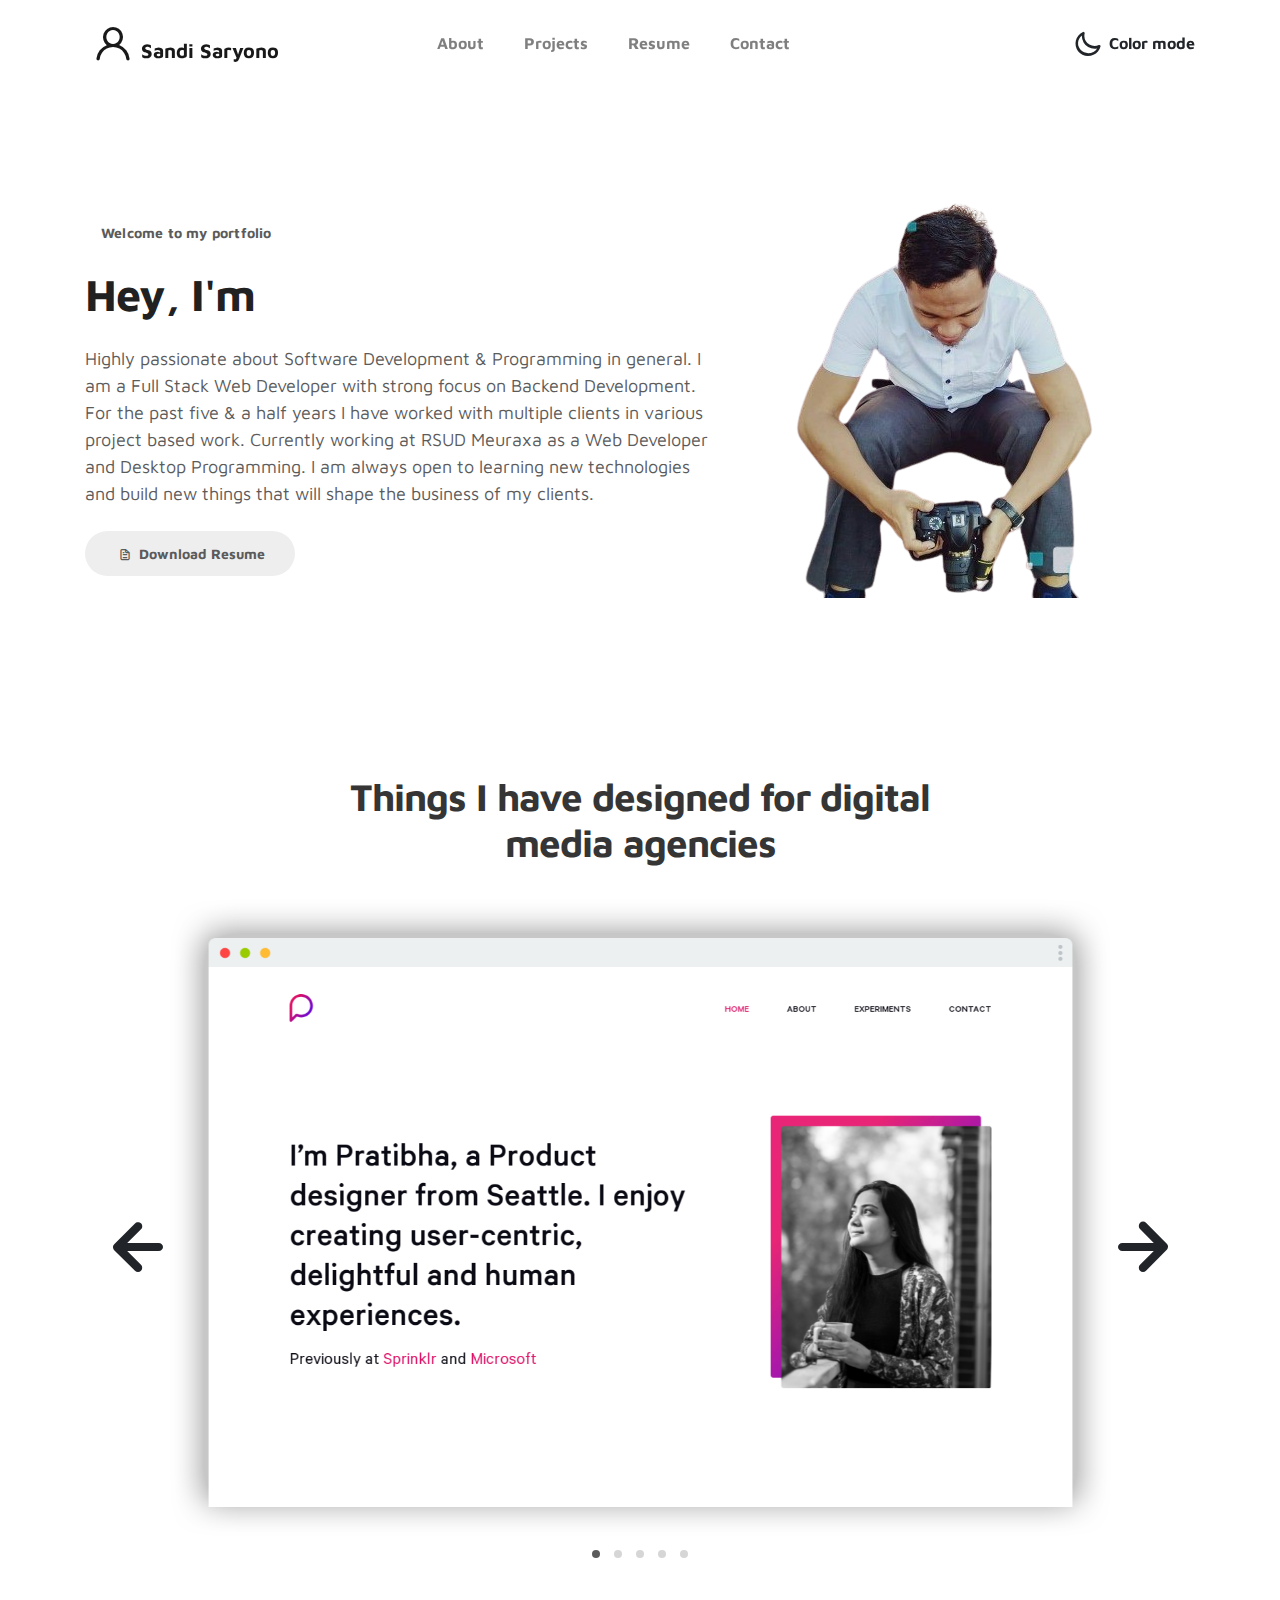
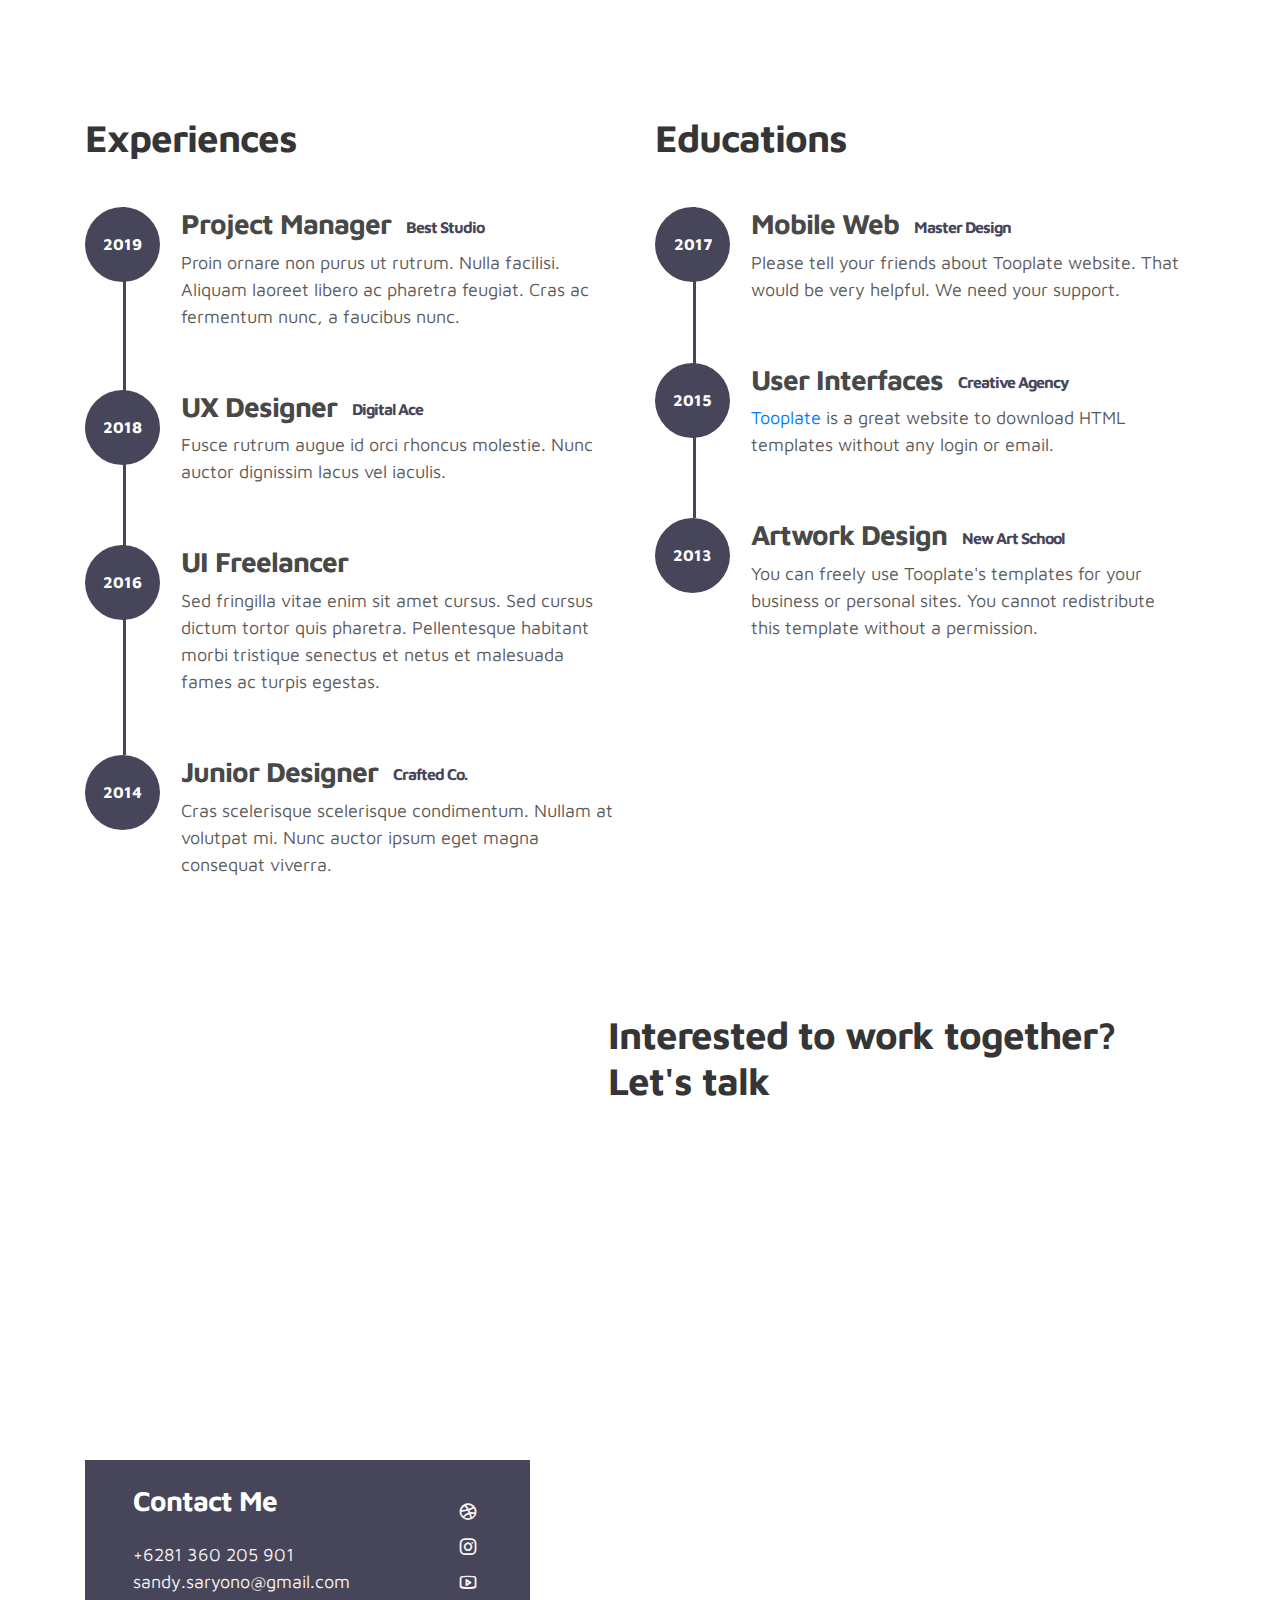
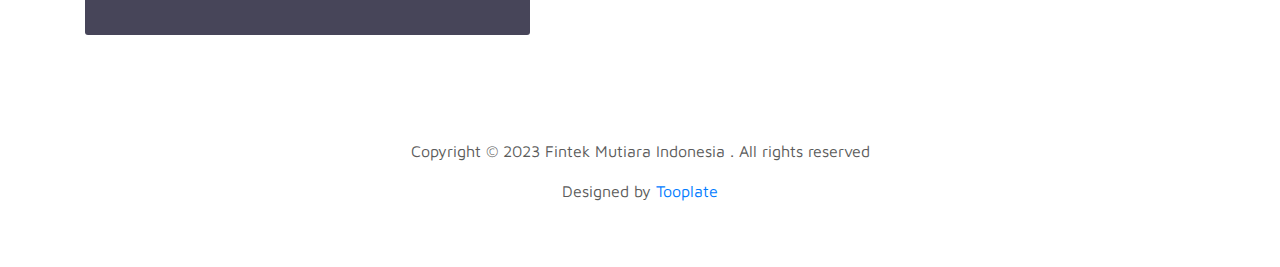
<file: index.html>
<!doctype html>
<html lang="en">
  <head>
    <meta charset="utf-8">
    <meta name="viewport" content="width=device-width, initial-scale=1, shrink-to-fit=no">
    <meta name="description" content="">
    <meta name="author" content="">

    <title>Sandi Saryono</title>

    <link rel="stylesheet" href="css/bootstrap.min.css">
    <link rel="stylesheet" href="css/unicons.css">
    <link rel="stylesheet" href="css/owl.carousel.min.css">
    <link rel="stylesheet" href="css/owl.theme.default.min.css">

    <!-- MAIN STYLE -->
    <link rel="stylesheet" href="css/tooplate-style.css">
    
<!--

Tooplate 2115 Marvel

https://www.tooplate.com/view/2115-marvel

-->
  </head>
  <body>

    <!-- MENU -->
    <nav class="navbar navbar-expand-sm navbar-light">
        <div class="container">
            <a class="navbar-brand" href="index.html"><i class='uil uil-user'></i>Sandi Saryono</a>

            <button class="navbar-toggler" type="button" data-toggle="collapse" data-target="#navbarNav" aria-controls="navbarNav" aria-expanded="false"
                aria-label="Toggle navigation">
                <span class="navbar-toggler-icon"></span>
                <span class="navbar-toggler-icon"></span>
                <span class="navbar-toggler-icon"></span>
            </button>

            <div class="collapse navbar-collapse" id="navbarNav">
                <ul class="navbar-nav mx-auto">
                    <li class="nav-item">
                        <a href="#about" class="nav-link"><span data-hover="About">About</span></a>
                    </li>
                    <li class="nav-item">
                        <a href="#project" class="nav-link"><span data-hover="Projects">Projects</span></a>
                    </li>
                    <li class="nav-item">
                        <a href="#resume" class="nav-link"><span data-hover="Resume">Resume</span></a>
                    </li>
                    <li class="nav-item">
                        <a href="#contact" class="nav-link"><span data-hover="Contact">Contact</span></a>
                    </li>
                </ul>

                <ul class="navbar-nav ml-lg-auto">
                    <div class="ml-lg-4">
                      <div class="color-mode d-lg-flex justify-content-center align-items-center">
                        <i class="color-mode-icon"></i>
                        Color mode
                      </div>
                    </div>
                </ul>
            </div>
        </div>
    </nav>

    <!-- ABOUT -->
    <section class="about full-screen d-lg-flex justify-content-center align-items-center" id="about">
        <div class="container">
            <div class="row">
                
                <div class="col-lg-7 col-md-12 col-12 d-flex align-items-center">
                    <div class="about-text">
                        <small class="small-text">Welcome to <span class="mobile-block">my portfolio</span></small>
                        <h1 class="animated animated-text">
                            <span class="mr-2">Hey, I'm</span>
                                <div class="animated-info">
                                    <span class="animated-item">Sandi Saryono</span>
                                    <!-- <span class="animated-item">Web Developer</span> -->
                                    <span class="animated-item">UI Specialist</span>
                                </div>
                        </h1>

                        <p>Highly passionate about Software Development & Programming in general. I am a Full Stack Web Developer with strong focus on Backend Development. For the past five & a half years I have worked with multiple clients in various project based work. Currently working at RSUD Meuraxa as a Web Developer and Desktop Programming. I am always open to learning new technologies and build new things that will shape the business of my clients.</p>
                        
                        <div class="custom-btn-group mt-4">
                          <a href="#" class="btn mr-lg-2 custom-btn"><i class='uil uil-file-alt'></i> Download Resume</a>
                         <!--  <a href="#contact" class="btn custom-btn custom-btn-bg custom-btn-link">Get a free quote</a> -->
                        </div>
                    </div>
                </div>

                <div class="col-lg-5 col-md-12 col-12">
                    <div class="about-image svg">
                        <img src="images/undraw/poto.png" class="img-fluid" alt="png image">
                    </div>
                </div>

            </div>
        </div>
    </section>

    <!-- PROJECTS -->
    <section class="project py-5" id="project">
        <div class="container">
                
                <div class="row">
                  <div class="col-lg-11 text-center mx-auto col-12">

                      <div class="col-lg-8 mx-auto">
                        <h2>Things I have designed for digital media agencies</h2>
                      </div>

                      <div class="owl-carousel owl-theme">
                        <div class="item">
                          <div class="project-info">
                            <img src="images/project/project-image01.png" class="img-fluid" alt="project image">
                          </div>
                        </div>

                        <div class="item">
                          <div class="project-info">
                            <img src="images/project/project-image02.png" class="img-fluid" alt="project image">
                          </div>
                        </div>

                        <div class="item">
                          <div class="project-info">
                            <img src="images/project/project-image03.png" class="img-fluid" alt="project image">
                          </div>
                        </div>

                        <div class="item">
                          <div class="project-info">
                            <img src="images/project/project-image04.png" class="img-fluid" alt="project image">
                          </div>
                        </div>

                        <div class="item">
                          <div class="project-info">
                            <img src="images/project/project-image05.png" class="img-fluid" alt="project image">
                          </div>
                        </div>
                      </div>

                  </div>
                </div>
        </div>
    </section>

    <!-- FEATURES -->
    <section class="resume py-5 d-lg-flex justify-content-center align-items-center" id="resume">
        <div class="container">
            <div class="row">

                <div class="col-lg-6 col-12">
                  <h2 class="mb-4">Experiences</h2>

                    <div class="timeline">
                        <div class="timeline-wrapper">
                             <div class="timeline-yr">
                                  <span>2019</span>
                             </div>
                             <div class="timeline-info">
                                  <h3><span>Project Manager</span><small>Best Studio</small></h3>
                                  <p>Proin ornare non purus ut rutrum. Nulla facilisi. Aliquam laoreet libero ac pharetra feugiat. Cras ac fermentum nunc, a faucibus nunc.</p>
                             </div>
                        </div>

                        <div class="timeline-wrapper">
                            <div class="timeline-yr">
                                <span>2018</span>
                            </div>
                            <div class="timeline-info">
                                <h3><span>UX Designer</span><small>Digital Ace</small></h3>
                                <p>Fusce rutrum augue id orci rhoncus molestie. Nunc auctor dignissim lacus vel iaculis.</p>
                            </div>
                        </div>

                        <div class="timeline-wrapper">
                            <div class="timeline-yr">
                                <span>2016</span>
                            </div>
                            <div class="timeline-info">
                                <h3><span>UI Freelancer</h3>
                                <p>Sed fringilla vitae enim sit amet cursus. Sed cursus dictum tortor quis pharetra. Pellentesque habitant morbi tristique senectus et netus et malesuada fames ac turpis egestas.</p>
                            </div>
                        </div>
                        
                        <div class="timeline-wrapper">
                            <div class="timeline-yr">
                                <span>2014</span>
                            </div>
                            <div class="timeline-info">
                                <h3><span>Junior Designer<small>Crafted Co.</small></h3>
                                <p>Cras scelerisque scelerisque condimentum. Nullam at volutpat mi. Nunc auctor ipsum eget magna consequat viverra.</p>
                            </div>
                        </div>

                    </div>
                </div>

                <div class="col-lg-6 col-12">
                  <h2 class="mb-4 mobile-mt-2">Educations</h2>

                    <div class="timeline">
                        <div class="timeline-wrapper">
                             <div class="timeline-yr">
                                  <span>2017</span>
                             </div>
                             <div class="timeline-info">
                                  <h3><span>Mobile Web</span><small>Master Design</small></h3>
                                  <p>Please tell your friends about Tooplate website. That would be very helpful. We need your support.</p>
                             </div>
                        </div>

                        <div class="timeline-wrapper">
                            <div class="timeline-yr">
                                <span>2015</span>
                            </div>
                            <div class="timeline-info">
                                <h3><span>User Interfaces</span><small>Creative Agency</small></h3>
                                <p><a rel="nofollow" href="https://www.facebook.com/tooplate">Tooplate</a> is a great website to download HTML templates without any login or email.</p>
                            </div>
                        </div>
                        
                        <div class="timeline-wrapper">
                            <div class="timeline-yr">
                                <span>2013</span>
                            </div>
                            <div class="timeline-info">
                                <h3><span>Artwork Design</span><small>New Art School</small></h3>
                                <p>You can freely use Tooplate's templates for your business or personal sites. You cannot redistribute this template without a permission.</p>
                            </div>
                        </div>

                    </div>
                </div>
                
            </div>
        </div>
    </section>

    <!-- CONTACT -->
    <section class="contact py-5" id="contact">
      <div class="container">
        <div class="row">
          
          <div class="col-lg-5 mr-lg-5 col-12">
            <div class="google-map w-100">
              <iframe src="https://www.google.com/maps/embed?pb=!1m18!1m12!1m3!1d3971.3287526531713!2d95.31524407575928!3d5.518134834027696!2m3!1f0!2f0!3f0!3m2!1i1024!2i768!4f13.1!3m3!1m2!1s0x304039f356fd9263%3A0xc834416139e7a4a8!2sRSUD%20Meuraxa!5e0!3m2!1sid!2sid!4v1701827959898!5m2!1sid!2sid" width="600" height="450" style="border:0;" allowfullscreen="" loading="lazy" referrerpolicy="no-referrer-when-downgrade"></iframe>
            </div>

            <div class="contact-info d-flex justify-content-between align-items-center py-4 px-lg-5">
                <div class="contact-info-item">
                  <h3 class="mb-4 text-white">Contact Me</h3>
                  <p class="footer-text mb-0">+6281 360 205 901</p>
                  <p><a href="mailto:hello@company.co">sandy.saryono@gmail.com</a></p>
                </div>

                <ul class="social-links">
                     <li><a href="#" class="uil uil-dribbble" data-toggle="tooltip" data-placement="left" title="Dribbble"></a></li>
                     <li><a href="#" class="uil uil-instagram" data-toggle="tooltip" data-placement="left" title="Instagram"></a></li>
                     <li><a href="#" class="uil uil-youtube" data-toggle="tooltip" data-placement="left" title="Youtube"></a></li>
                </ul>
            </div>
          </div>

          <div class="col-lg-6 col-12">
            <div class="contact-form">
              <h2 class="mb-4">Interested to work together? Let's talk</h2>
              <iframe aria-label='Contact Us' frameborder="0" style="height:500px;width:99%;border:none;" src='https://forms.zohopublic.com/sandysaryono/form/ContactUs/formperma/bHjF3q4Xz4O5QBHjNIiWs7qL7CReq2J6JZNDVESbWpU'></iframe>
              <!-- <form action="" method="get">
                <div class="row">
                  <div class="col-lg-6 col-12">
                    <input type="text" class="form-control" name="name" placeholder="Your Name" id="name">
                  </div>

                  <div class="col-lg-6 col-12">
                    <input type="email" class="form-control" name="email" placeholder="Email" id="email">
                  </div>

                  <div class="col-12">
                    <textarea name="message" rows="6" class="form-control" id="message" placeholder="Message"></textarea>
                  </div>

                  <div class="ml-lg-auto col-lg-5 col-12">
                    <input type="submit" class="form-control submit-btn" value="Send Button">
                  </div>
                </div>
              </form>
 -->
            </div>
          </div>

        </div>
      </div>
    </section>

    <!-- FOOTER -->
     <footer class="footer py-5">
          <div class="container">
               <div class="row">

                    <div class="col-lg-12 col-12">                                
                        <p class="copyright-text text-center">Copyright &copy; 2023 Fintek Mutiara Indonesia . All rights reserved</p>
                        <p class="copyright-text text-center">Designed by <a rel="nofollow" href="https://www.facebook.com/tooplate">Tooplate</a></p>
                    </div>
                    
               </div>
          </div>
     </footer>

    <script src="js/jquery-3.3.1.min.js"></script>
    <script src="js/popper.min.js"></script>
    <script src="js/bootstrap.min.js"></script>
    <script src="js/Headroom.js"></script>
    <script src="js/jQuery.headroom.js"></script>
    <script src="js/owl.carousel.min.js"></script>
    <script src="js/smoothscroll.js"></script>
    <script src="js/custom.js"></script>

  </body>
</html>
</file>
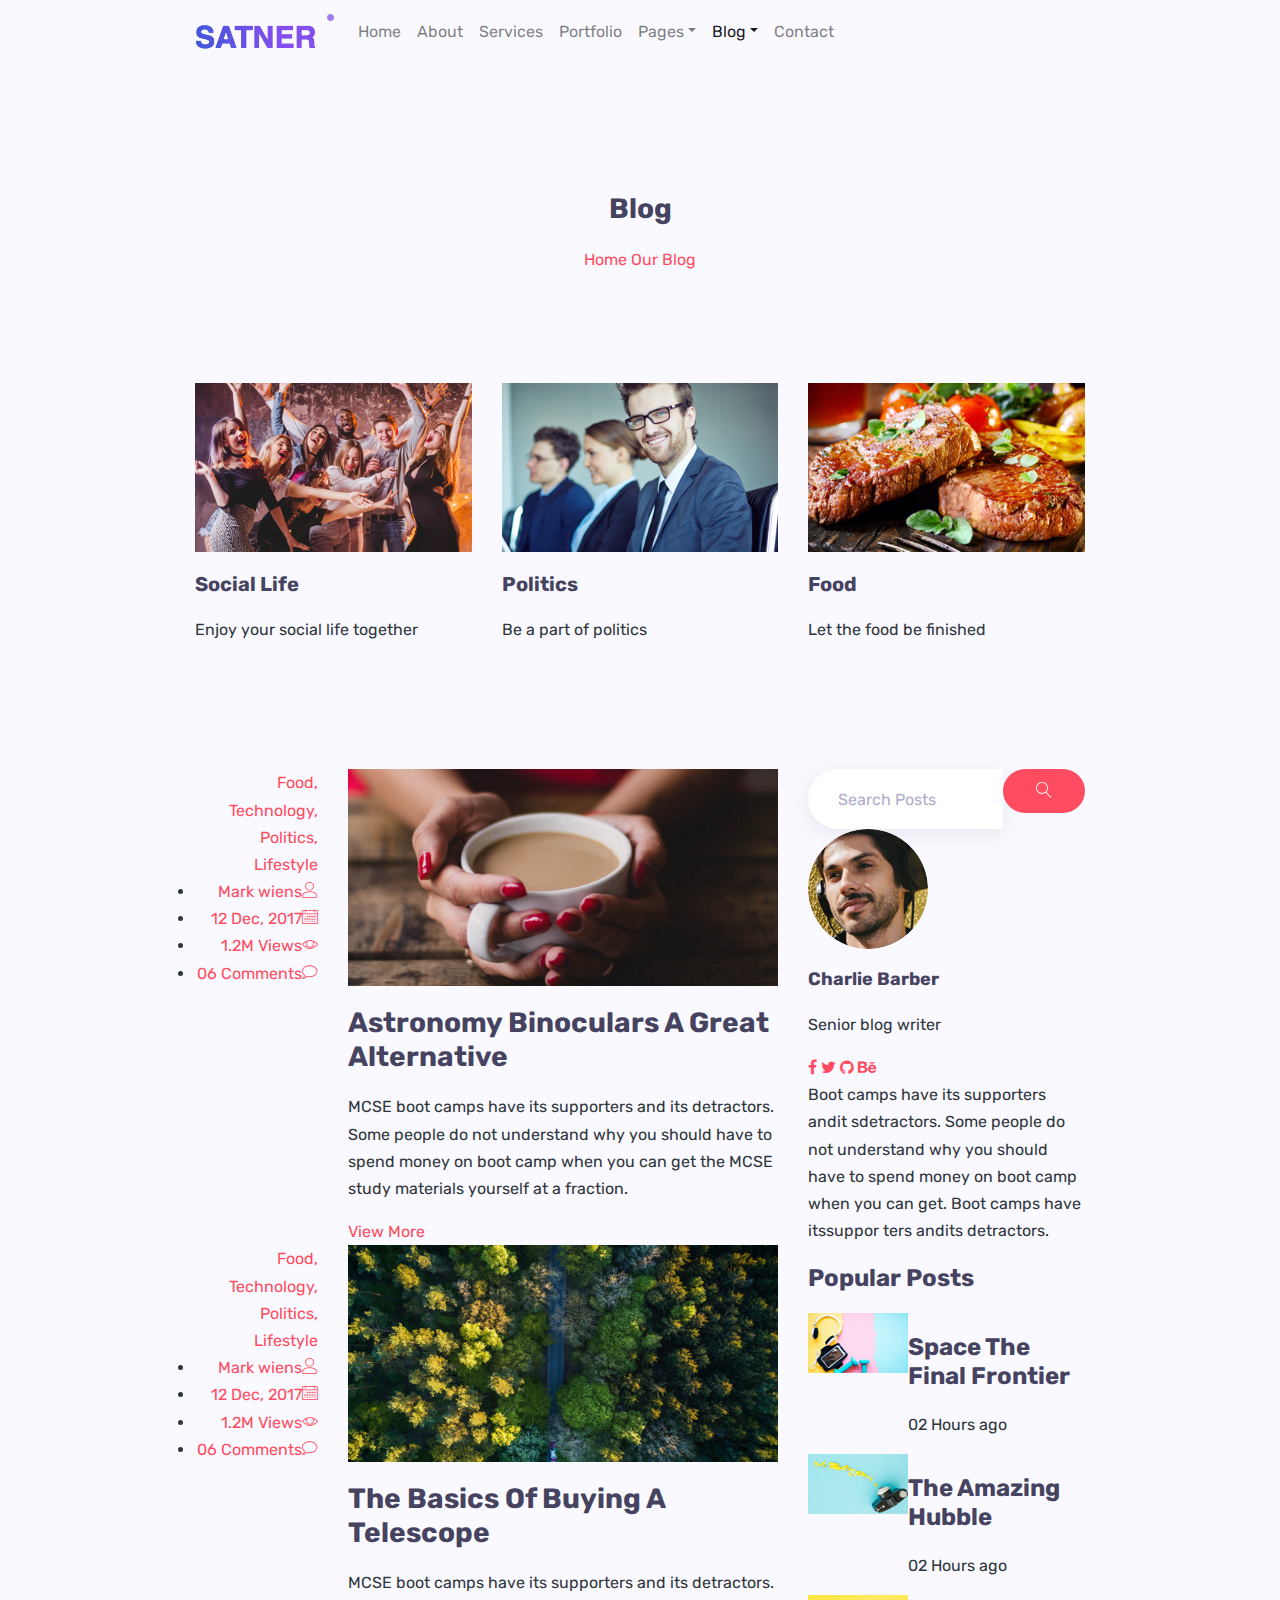
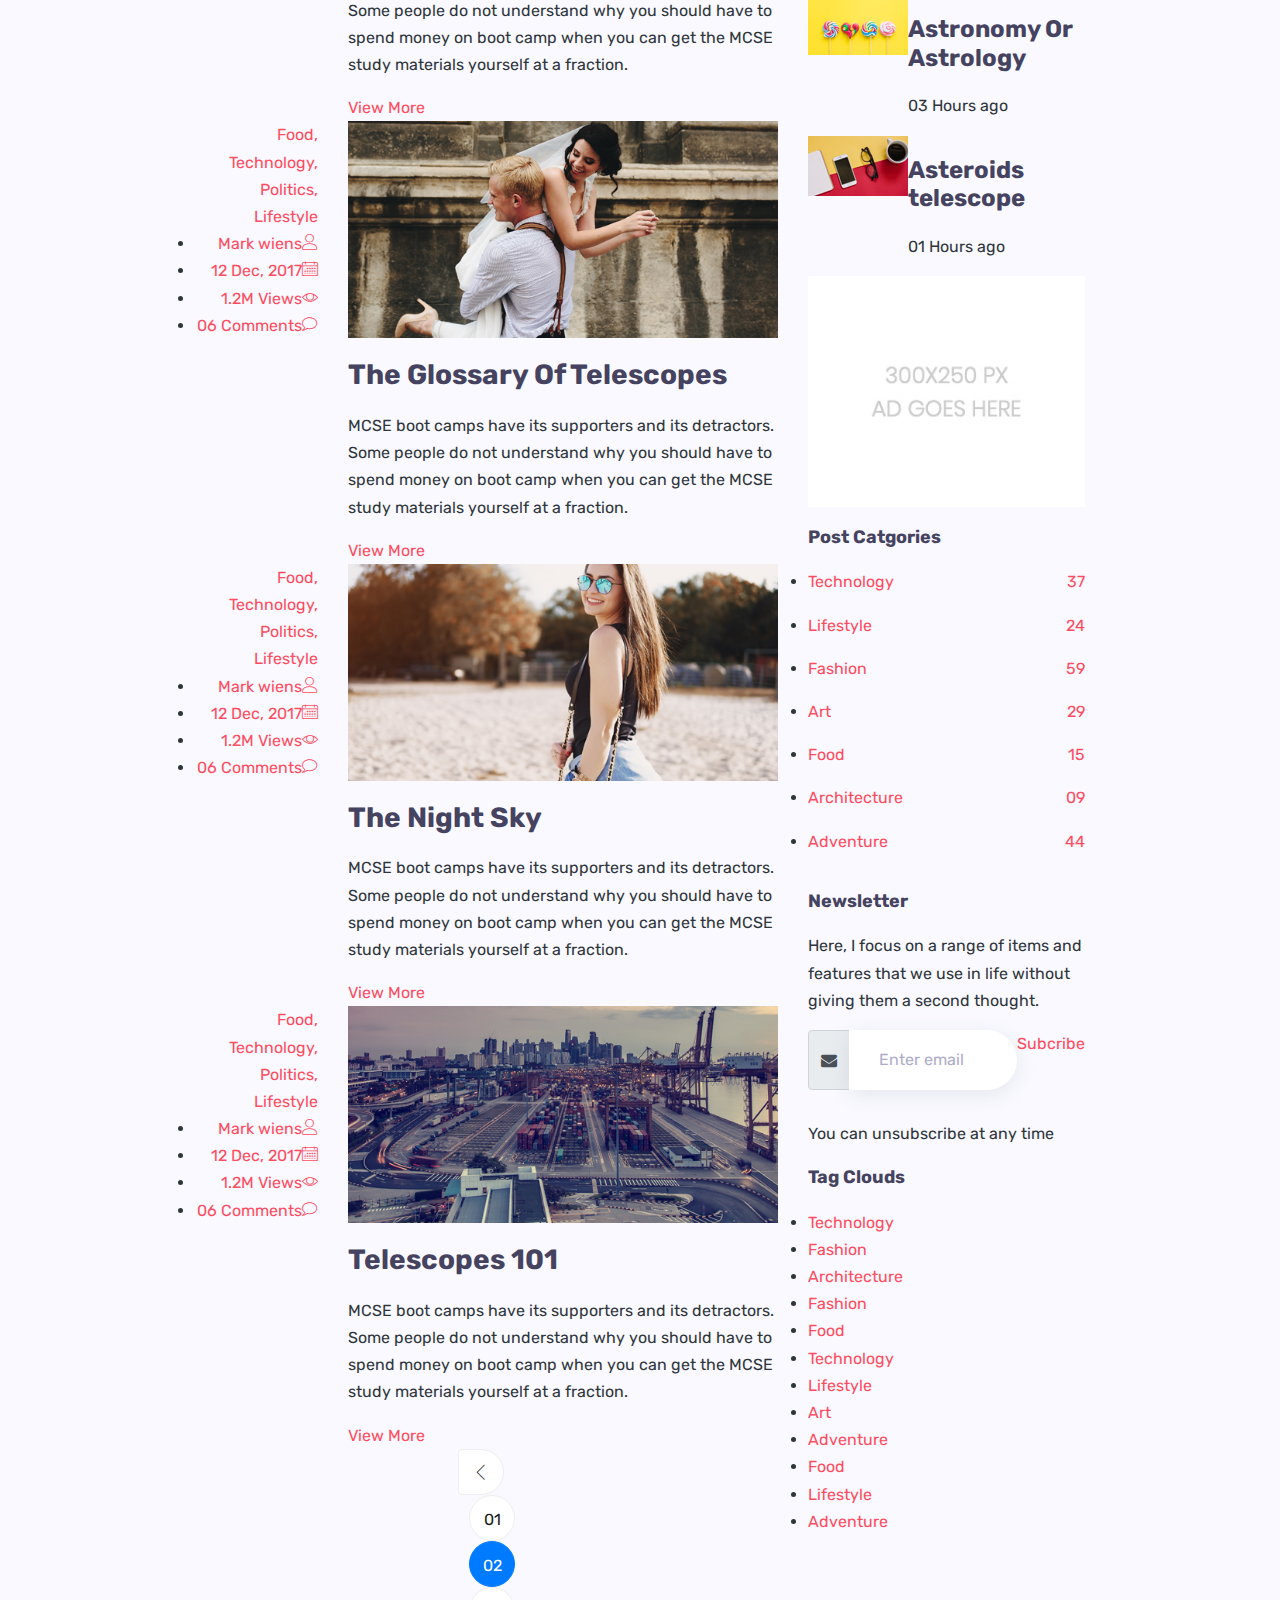
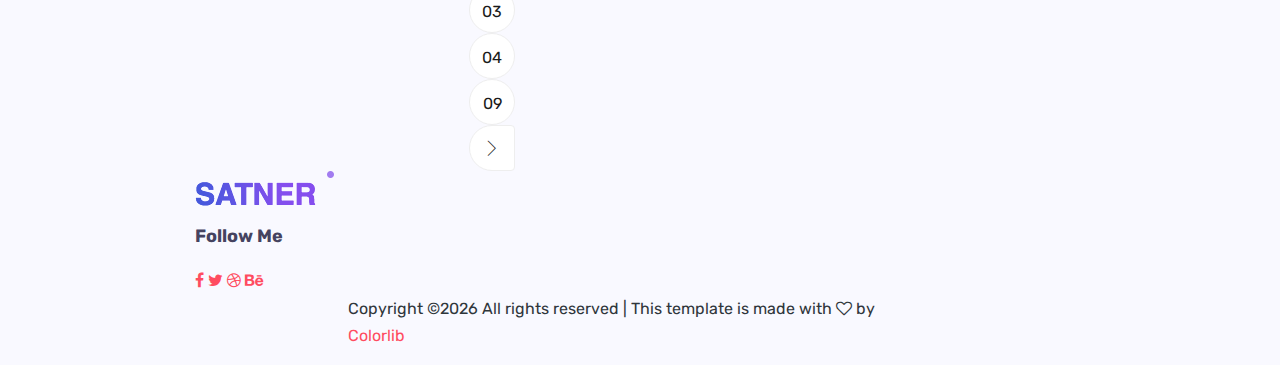
<file: blog.html>
<!doctype html>
<html lang="en">

<head>
	<!-- Required meta tags -->
	<meta charset="utf-8">
	<meta name="viewport" content="width=device-width, initial-scale=1, shrink-to-fit=no">
	<link rel="icon" href="img/favicon.png" type="image/png">
	<title>Blog</title>
	<!-- Bootstrap CSS -->
	<link rel="stylesheet" href="css/bootstrap.css">
	<link rel="stylesheet" href="vendors/linericon/style.css">
	<link rel="stylesheet" href="css/font-awesome.min.css">
	<link rel="stylesheet" href="vendors/owl-carousel/owl.carousel.min.css">
	<link rel="stylesheet" href="css/magnific-popup.css">
	<link rel="stylesheet" href="vendors/nice-select/css/nice-select.css">
	<!-- main css -->
	<link rel="stylesheet" href="css/style.css">
</head>

<body class="blog_version">

	<!--================ Start Header Area =================-->
	<header class="header_area">
		<div class="main_menu">
			<nav class="navbar navbar-expand-lg navbar-light">
				<div class="container">
					<!-- Brand and toggle get grouped for better mobile display -->
					<a class="navbar-brand logo_h" href="index.html"><img src="img/logo.png" alt=""></a>
					<button class="navbar-toggler" type="button" data-toggle="collapse" data-target="#navbarSupportedContent"
					 aria-controls="navbarSupportedContent" aria-expanded="false" aria-label="Toggle navigation">
						<span class="icon-bar"></span>
						<span class="icon-bar"></span>
						<span class="icon-bar"></span>
					</button>
					<!-- Collect the nav links, forms, and other content for toggling -->
					<div class="collapse navbar-collapse offset" id="navbarSupportedContent">
						<ul class="nav navbar-nav menu_nav justify-content-end">
							<li class="nav-item"><a class="nav-link" href="index.html">Home</a></li>
							<li class="nav-item"><a class="nav-link" href="about.html">About</a></li>
							<li class="nav-item"><a class="nav-link" href="services.html">Services</a></li>
							<li class="nav-item"><a class="nav-link" href="portfolio.html">Portfolio</a></li>
							<li class="nav-item submenu dropdown">
								<a href="#" class="nav-link dropdown-toggle" data-toggle="dropdown" role="button" aria-haspopup="true"
								 aria-expanded="false">Pages</a>
								<ul class="dropdown-menu">
                                    <li class="nav-item"><a class="nav-link" href="elements.html">Elements</a></li>
                                    <li class="nav-item"><a class="nav-link" href="portfolio-details.html">Portfolio Details</a></li>
								</ul>
							</li>
							<li class="nav-item submenu dropdown active">
								<a href="#" class="nav-link dropdown-toggle" data-toggle="dropdown" role="button" aria-haspopup="true"
								 aria-expanded="false">Blog</a>
								<ul class="dropdown-menu">
									<li class="nav-item"><a class="nav-link" href="blog.html">Blog</a></li>
									<li class="nav-item"><a class="nav-link" href="single-blog.html">Blog Details</a></li>
								</ul>
							</li>
							<li class="nav-item"><a class="nav-link" href="contact.html">Contact</a></li>
						</ul>
					</div>
				</div>
			</nav>
		</div>
	</header>
	<!--================ End Header Area =================-->

    <!--================ Start Banner Area =================-->
    <section class="banner_area">
        <div class="banner_inner d-flex align-items-center">
            <div class="container">
                <div class="banner_content text-center">
                    <h2>Blog</h2>
                    <div class="page_link">
                        <a href="index.html">Home</a>
                        <a href="blog.html">Our Blog</a>
                    </div>
                </div>
            </div>
        </div>
    </section>
    <!--================ End Banner Area =================-->
        
    <!--================Blog Categorie Area =================-->
    <section class="blog_categorie_area section_gap_top">
        <div class="container">
            <div class="row">
                <div class="col-lg-4">
                    <div class="categories_post">
                        <img src="img/blog/cat-post/cat-post-3.jpg" alt="post">
                        <div class="categories_details">
                            <div class="categories_text">
                                <a href="single-blog.html"><h5>Social Life</h5></a>
                                <div class="border_line"></div>
                                <p>Enjoy your social life together</p>
                            </div>
                        </div>
                    </div>
                </div>
                <div class="col-lg-4">
                    <div class="categories_post">
                        <img src="img/blog/cat-post/cat-post-2.jpg" alt="post">
                        <div class="categories_details">
                            <div class="categories_text">
                                <a href="single-blog.html"><h5>Politics</h5></a>
                                <div class="border_line"></div>
                                <p>Be a part of politics</p>
                            </div>
                        </div>
                    </div>
                </div>
                <div class="col-lg-4">
                    <div class="categories_post">
                        <img src="img/blog/cat-post/cat-post-1.jpg" alt="post">
                        <div class="categories_details">
                            <div class="categories_text">
                                <a href="single-blog.html"><h5>Food</h5></a>
                                <div class="border_line"></div>
                                <p>Let the food be finished</p>
                            </div>
                        </div>
                    </div>
                </div>
            </div>
        </div>
    </section>
    <!--================Blog Categorie Area =================-->
    
    <!--================Blog Area =================-->
    <section class="blog_area">
        <div class="container">
            <div class="row">
                <div class="col-lg-8">
                    <div class="blog_left_sidebar">
                        <article class="row blog_item">
                            <div class="col-md-3">
                                <div class="blog_info text-right">
                                    <div class="post_tag">
                                        <a href="#">Food,</a>
                                        <a class="active" href="#">Technology,</a>
                                        <a href="#">Politics,</a>
                                        <a href="#">Lifestyle</a>
                                    </div>
                                    <ul class="blog_meta list">
                                        <li><a href="#">Mark wiens<i class="lnr lnr-user"></i></a></li>
                                        <li><a href="#">12 Dec, 2017<i class="lnr lnr-calendar-full"></i></a></li>
                                        <li><a href="#">1.2M Views<i class="lnr lnr-eye"></i></a></li>
                                        <li><a href="#">06 Comments<i class="lnr lnr-bubble"></i></a></li>
                                    </ul>
                                </div>
                            </div>
                            <div class="col-md-9">
                                <div class="blog_post">
                                    <img src="img/blog/main-blog/m-blog-1.jpg" alt="">
                                    <div class="blog_details">
                                        <a href="single-blog.html"><h2>Astronomy Binoculars A Great Alternative</h2></a>
                                        <p>MCSE boot camps have its supporters and its detractors. Some people do not understand why you should have to spend money on boot camp when you can get the MCSE study materials yourself at a fraction.</p>
                                        <a href="single-blog.html" class="primary_btn"><span>View More</span></a>
                                    </div>
                                </div>
                            </div>
                        </article>
                        <article class="row blog_item">
                            <div class="col-md-3">
                                <div class="blog_info text-right">
                                    <div class="post_tag">
                                        <a href="#">Food,</a>
                                        <a class="active" href="#">Technology,</a>
                                        <a href="#">Politics,</a>
                                        <a href="#">Lifestyle</a>
                                    </div>
                                    <ul class="blog_meta list">
                                        <li><a href="#">Mark wiens<i class="lnr lnr-user"></i></a></li>
                                        <li><a href="#">12 Dec, 2017<i class="lnr lnr-calendar-full"></i></a></li>
                                        <li><a href="#">1.2M Views<i class="lnr lnr-eye"></i></a></li>
                                        <li><a href="#">06 Comments<i class="lnr lnr-bubble"></i></a></li>
                                    </ul>
                                </div>
                            </div>
                            <div class="col-md-9">
                                <div class="blog_post">
                                    <img src="img/blog/main-blog/m-blog-2.jpg" alt="">
                                    <div class="blog_details">
                                        <a href="single-blog.html"><h2>The Basics Of Buying A Telescope</h2></a>
                                        <p>MCSE boot camps have its supporters and its detractors. Some people do not understand why you should have to spend money on boot camp when you can get the MCSE study materials yourself at a fraction.</p>
                                        <a href="single-blog.html" class="primary_btn"><span>View More</span></a>
                                    </div>
                                </div>
                            </div>
                        </article>
                        <article class="row blog_item">
                            <div class="col-md-3">
                                <div class="blog_info text-right">
                                    <div class="post_tag">
                                        <a href="#">Food,</a>
                                        <a class="active" href="#">Technology,</a>
                                        <a href="#">Politics,</a>
                                        <a href="#">Lifestyle</a>
                                    </div>
                                    <ul class="blog_meta list">
                                        <li><a href="#">Mark wiens<i class="lnr lnr-user"></i></a></li>
                                        <li><a href="#">12 Dec, 2017<i class="lnr lnr-calendar-full"></i></a></li>
                                        <li><a href="#">1.2M Views<i class="lnr lnr-eye"></i></a></li>
                                        <li><a href="#">06 Comments<i class="lnr lnr-bubble"></i></a></li>
                                    </ul>
                                </div>
                            </div>
                            <div class="col-md-9">
                                <div class="blog_post">
                                    <img src="img/blog/main-blog/m-blog-3.jpg" alt="">
                                    <div class="blog_details">
                                        <a href="single-blog.html"><h2>The Glossary Of Telescopes</h2></a>
                                        <p>MCSE boot camps have its supporters and its detractors. Some people do not understand why you should have to spend money on boot camp when you can get the MCSE study materials yourself at a fraction.</p>
                                        <a href="single-blog.html" class="primary_btn"><span>View More</span></a>
                                    </div>
                                </div>
                            </div>
                        </article>
                        <article class="row blog_item">
                            <div class="col-md-3">
                                <div class="blog_info text-right">
                                    <div class="post_tag">
                                        <a href="#">Food,</a>
                                        <a class="active" href="#">Technology,</a>
                                        <a href="#">Politics,</a>
                                        <a href="#">Lifestyle</a>
                                    </div>
                                    <ul class="blog_meta list">
                                        <li><a href="#">Mark wiens<i class="lnr lnr-user"></i></a></li>
                                        <li><a href="#">12 Dec, 2017<i class="lnr lnr-calendar-full"></i></a></li>
                                        <li><a href="#">1.2M Views<i class="lnr lnr-eye"></i></a></li>
                                        <li><a href="#">06 Comments<i class="lnr lnr-bubble"></i></a></li>
                                    </ul>
                                </div>
                            </div>
                            <div class="col-md-9">
                                <div class="blog_post">
                                    <img src="img/blog/main-blog/m-blog-4.jpg" alt="">
                                    <div class="blog_details">
                                        <a href="single-blog.html"><h2>The Night Sky</h2></a>
                                        <p>MCSE boot camps have its supporters and its detractors. Some people do not understand why you should have to spend money on boot camp when you can get the MCSE study materials yourself at a fraction.</p>
                                        <a href="single-blog.html" class="primary_btn"><span>View More</span></a>
                                    </div>
                                </div>
                            </div>
                        </article>
                        <article class="row blog_item">
                            <div class="col-md-3">
                                <div class="blog_info text-right">
                                    <div class="post_tag">
                                        <a href="#">Food,</a>
                                        <a class="active" href="#">Technology,</a>
                                        <a href="#">Politics,</a>
                                        <a href="#">Lifestyle</a>
                                    </div>
                                    <ul class="blog_meta list">
                                        <li><a href="#">Mark wiens<i class="lnr lnr-user"></i></a></li>
                                        <li><a href="#">12 Dec, 2017<i class="lnr lnr-calendar-full"></i></a></li>
                                        <li><a href="#">1.2M Views<i class="lnr lnr-eye"></i></a></li>
                                        <li><a href="#">06 Comments<i class="lnr lnr-bubble"></i></a></li>
                                    </ul>
                                </div>
                            </div>
                            <div class="col-md-9">
                                <div class="blog_post">
                                    <img src="img/blog/main-blog/m-blog-5.jpg" alt="">
                                    <div class="blog_details">
                                        <a href="single-blog.html"><h2>Telescopes 101</h2></a>
                                        <p>MCSE boot camps have its supporters and its detractors. Some people do not understand why you should have to spend money on boot camp when you can get the MCSE study materials yourself at a fraction.</p>
                                        <a href="single-blog.html" class="primary_btn"><span>View More</span></a>
                                    </div>
                                </div>
                            </div>
                        </article>
                        <nav class="blog-pagination justify-content-center d-flex">
                            <ul class="pagination">
                                <li class="page-item">
                                    <a href="#" class="page-link" aria-label="Previous">
                                        <span aria-hidden="true">
                                            <span class="lnr lnr-chevron-left"></span>
                                        </span>
                                    </a>
                                </li>
                                <li class="page-item"><a href="#" class="page-link">01</a></li>
                                <li class="page-item active"><a href="#" class="page-link">02</a></li>
                                <li class="page-item"><a href="#" class="page-link">03</a></li>
                                <li class="page-item"><a href="#" class="page-link">04</a></li>
                                <li class="page-item"><a href="#" class="page-link">09</a></li>
                                <li class="page-item">
                                    <a href="#" class="page-link" aria-label="Next">
                                        <span aria-hidden="true">
                                            <span class="lnr lnr-chevron-right"></span>
                                        </span>
                                    </a>
                                </li>
                            </ul>
                        </nav>
                    </div>
                </div>
                <div class="col-lg-4">
                    <div class="blog_right_sidebar">
                        <aside class="single_sidebar_widget search_widget">
                            <div class="input-group">
                                <input type="text" class="form-control" placeholder="Search Posts">
                                <span class="input-group-btn">
                                    <button class="btn btn-default" type="button"><i class="lnr lnr-magnifier"></i></button>
                                </span>
                            </div><!-- /input-group -->
                            <div class="br"></div>
                        </aside>
                        <aside class="single_sidebar_widget author_widget">
                            <img class="author_img rounded-circle" src="img/blog/author.png" alt="">
                            <h4>Charlie Barber</h4>
                            <p>Senior blog writer</p>
                            <div class="social_icon">
                                <a href="#"><i class="fa fa-facebook"></i></a>
                                <a href="#"><i class="fa fa-twitter"></i></a>
                                <a href="#"><i class="fa fa-github"></i></a>
                                <a href="#"><i class="fa fa-behance"></i></a>
                            </div>
                            <p>Boot camps have its supporters andit sdetractors. Some people do not understand why you should have to spend money on boot camp when you can get. Boot camps have itssuppor ters andits detractors.</p>
                            <div class="br"></div>
                        </aside>
                        <aside class="single_sidebar_widget popular_post_widget">
                            <h3 class="widget_title">Popular Posts</h3>
                            <div class="media post_item">
                                <img src="img/blog/popular-post/post1.jpg" alt="post">
                                <div class="media-body">
                                    <a href="single-blog.html"><h3>Space The Final Frontier</h3></a>
                                    <p>02 Hours ago</p>
                                </div>
                            </div>
                            <div class="media post_item">
                                <img src="img/blog/popular-post/post2.jpg" alt="post">
                                <div class="media-body">
                                    <a href="single-blog.html"><h3>The Amazing Hubble</h3></a>
                                    <p>02 Hours ago</p>
                                </div>
                            </div>
                            <div class="media post_item">
                                <img src="img/blog/popular-post/post3.jpg" alt="post">
                                <div class="media-body">
                                    <a href="single-blog.html"><h3>Astronomy Or Astrology</h3></a>
                                    <p>03 Hours ago</p>
                                </div>
                            </div>
                            <div class="media post_item">
                                <img src="img/blog/popular-post/post4.jpg" alt="post">
                                <div class="media-body">
                                    <a href="single-blog.html"><h3>Asteroids telescope</h3></a>
                                    <p>01 Hours ago</p>
                                </div>
                            </div>
                            <div class="br"></div>
                        </aside>
                        <aside class="single_sidebar_widget ads_widget">
                            <a href="#"><img class="img-fluid" src="img/blog/add.jpg" alt=""></a>
                            <div class="br"></div>
                        </aside>
                        <aside class="single_sidebar_widget post_category_widget">
                            <h4 class="widget_title">Post Catgories</h4>
                            <ul class="list cat-list">
                                <li>
                                    <a href="#" class="d-flex justify-content-between">
                                        <p>Technology</p>
                                        <p>37</p>
                                    </a>
                                </li>
                                <li>
                                    <a href="#" class="d-flex justify-content-between">
                                        <p>Lifestyle</p>
                                        <p>24</p>
                                    </a>
                                </li>
                                <li>
                                    <a href="#" class="d-flex justify-content-between">
                                        <p>Fashion</p>
                                        <p>59</p>
                                    </a>
                                </li>
                                <li>
                                    <a href="#" class="d-flex justify-content-between">
                                        <p>Art</p>
                                        <p>29</p>
                                    </a>
                                </li>
                                <li>
                                    <a href="#" class="d-flex justify-content-between">
                                        <p>Food</p>
                                        <p>15</p>
                                    </a>
                                </li>
                                <li>
                                    <a href="#" class="d-flex justify-content-between">
                                        <p>Architecture</p>
                                        <p>09</p>
                                    </a>
                                </li>
                                <li>
                                    <a href="#" class="d-flex justify-content-between">
                                        <p>Adventure</p>
                                        <p>44</p>
                                    </a>
                                </li>															
                            </ul>
                            <div class="br"></div>
                        </aside>
                        <aside class="single-sidebar-widget newsletter_widget">
                            <h4 class="widget_title">Newsletter</h4>
                            <p>
                            Here, I focus on a range of items and features that we use in life without
                            giving them a second thought.
                            </p>
                            <div class="form-group d-flex flex-row">
                                <div class="input-group">
                                    <div class="input-group-prepend">
                                        <div class="input-group-text"><i class="fa fa-envelope" aria-hidden="true"></i></div>
                                    </div>
                                    <input type="text" class="form-control" id="inlineFormInputGroup" placeholder="Enter email" onfocus="this.placeholder = ''" onblur="this.placeholder = 'Enter email'">
                                </div>
                                <a href="#" class="bbtns">Subcribe</a>
                            </div>	
                            <p class="text-bottom">You can unsubscribe at any time</p>	
                            <div class="br"></div>							
                        </aside>
                        <aside class="single-sidebar-widget tag_cloud_widget">
                            <h4 class="widget_title">Tag Clouds</h4>
                            <ul class="list">
                                <li><a href="#">Technology</a></li>
                                <li><a href="#">Fashion</a></li>
                                <li><a href="#">Architecture</a></li>
                                <li><a href="#">Fashion</a></li>
                                <li><a href="#">Food</a></li>
                                <li><a href="#">Technology</a></li>
                                <li><a href="#">Lifestyle</a></li>
                                <li><a href="#">Art</a></li>
                                <li><a href="#">Adventure</a></li>
                                <li><a href="#">Food</a></li>
                                <li><a href="#">Lifestyle</a></li>
                                <li><a href="#">Adventure</a></li>
                            </ul>
                        </aside>
                    </div>
                </div>
            </div>
        </div>
    </section>
    <!--================Blog Area =================-->
    
    <!--================Footer Area =================-->
	<footer class="footer_area">
        <div class="container">
            <div class="row justify-content-center">
                <div class="col-lg-12">
                    <div class="footer_top flex-column">
                        <div class="footer_logo">
                            <a href="#">
                                <img src="img/logo.png" alt="">
                            </a>
                            <h4>Follow Me</h4>
                        </div>
                        <div class="footer_social">
                            <a href="#"><i class="fa fa-facebook"></i></a>
                            <a href="#"><i class="fa fa-twitter"></i></a>
                            <a href="#"><i class="fa fa-dribbble"></i></a>
                            <a href="#"><i class="fa fa-behance"></i></a>
                        </div>
                    </div>
                </div>
            </div>
            <div class="row footer_bottom justify-content-center">
                <p class="col-lg-8 col-sm-12 footer-text">
                    <!-- Link back to Colorlib can't be removed. Template is licensed under CC BY 3.0. -->
Copyright &copy;<script>document.write(new Date().getFullYear());</script> All rights reserved | This template is made with <i class="fa fa-heart-o" aria-hidden="true"></i> by <a href="https://colorlib.com" target="_blank">Colorlib</a>
<!-- Link back to Colorlib can't be removed. Template is licensed under CC BY 3.0. --></p>
            </div>
        </div>
    </footer>
    <!--================End Footer Area =================-->
   
    <!-- Optional JavaScript -->
    <!-- jQuery first, then Popper.js, then Bootstrap JS -->
    <script src="js/jquery-3.2.1.min.js"></script>
    <script src="js/popper.js"></script>
    <script src="js/bootstrap.min.js"></script>
    <script src="js/stellar.js"></script>
    <script src="vendors/lightbox/simpleLightbox.min.js"></script>
    <script src="vendors/nice-select/js/jquery.nice-select.min.js"></script>
    <script src="vendors/isotope/imagesloaded.pkgd.min.js"></script>
    <script src="vendors/isotope/isotope-min.js"></script>
    <script src="vendors/owl-carousel/owl.carousel.min.js"></script>
    <script src="js/jquery.ajaxchimp.min.js"></script>
    <script src="js/mail-script.js"></script>
    <script src="js/theme.js"></script>
</body>
</html>
</file>
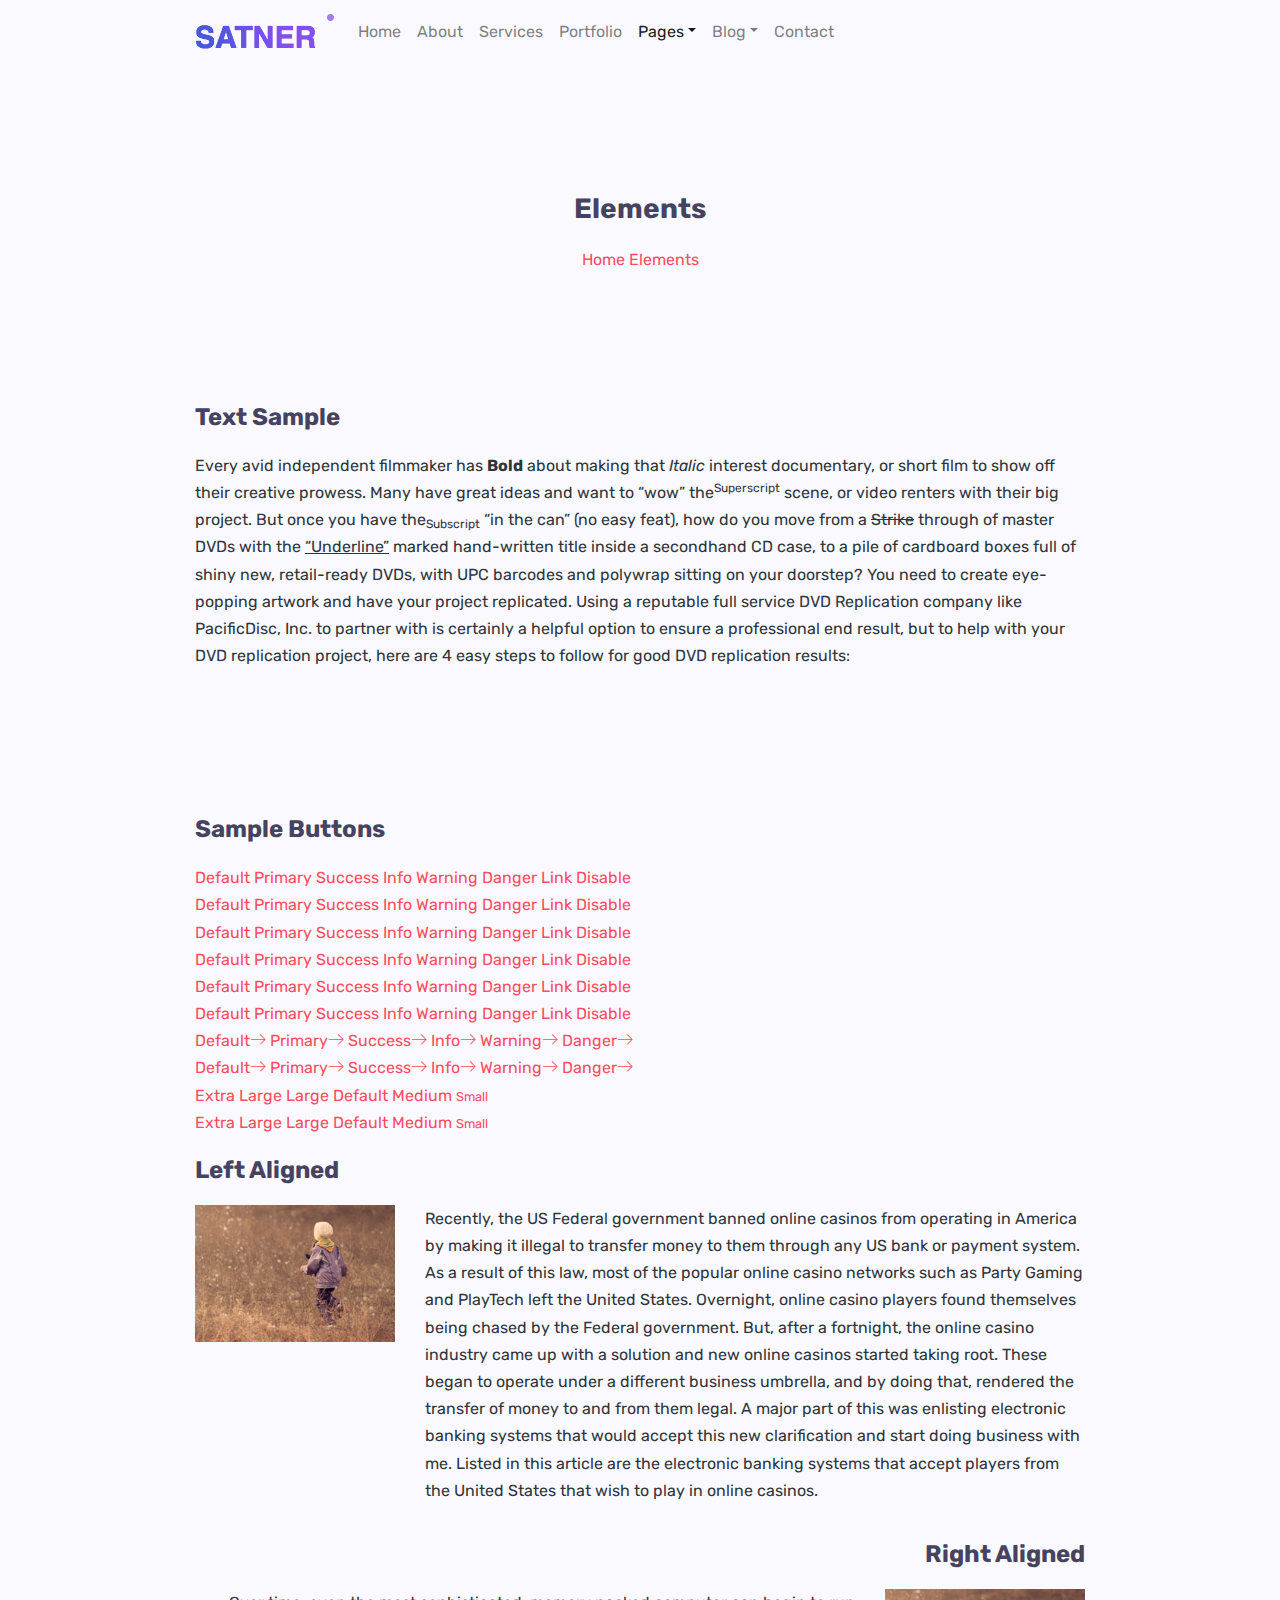
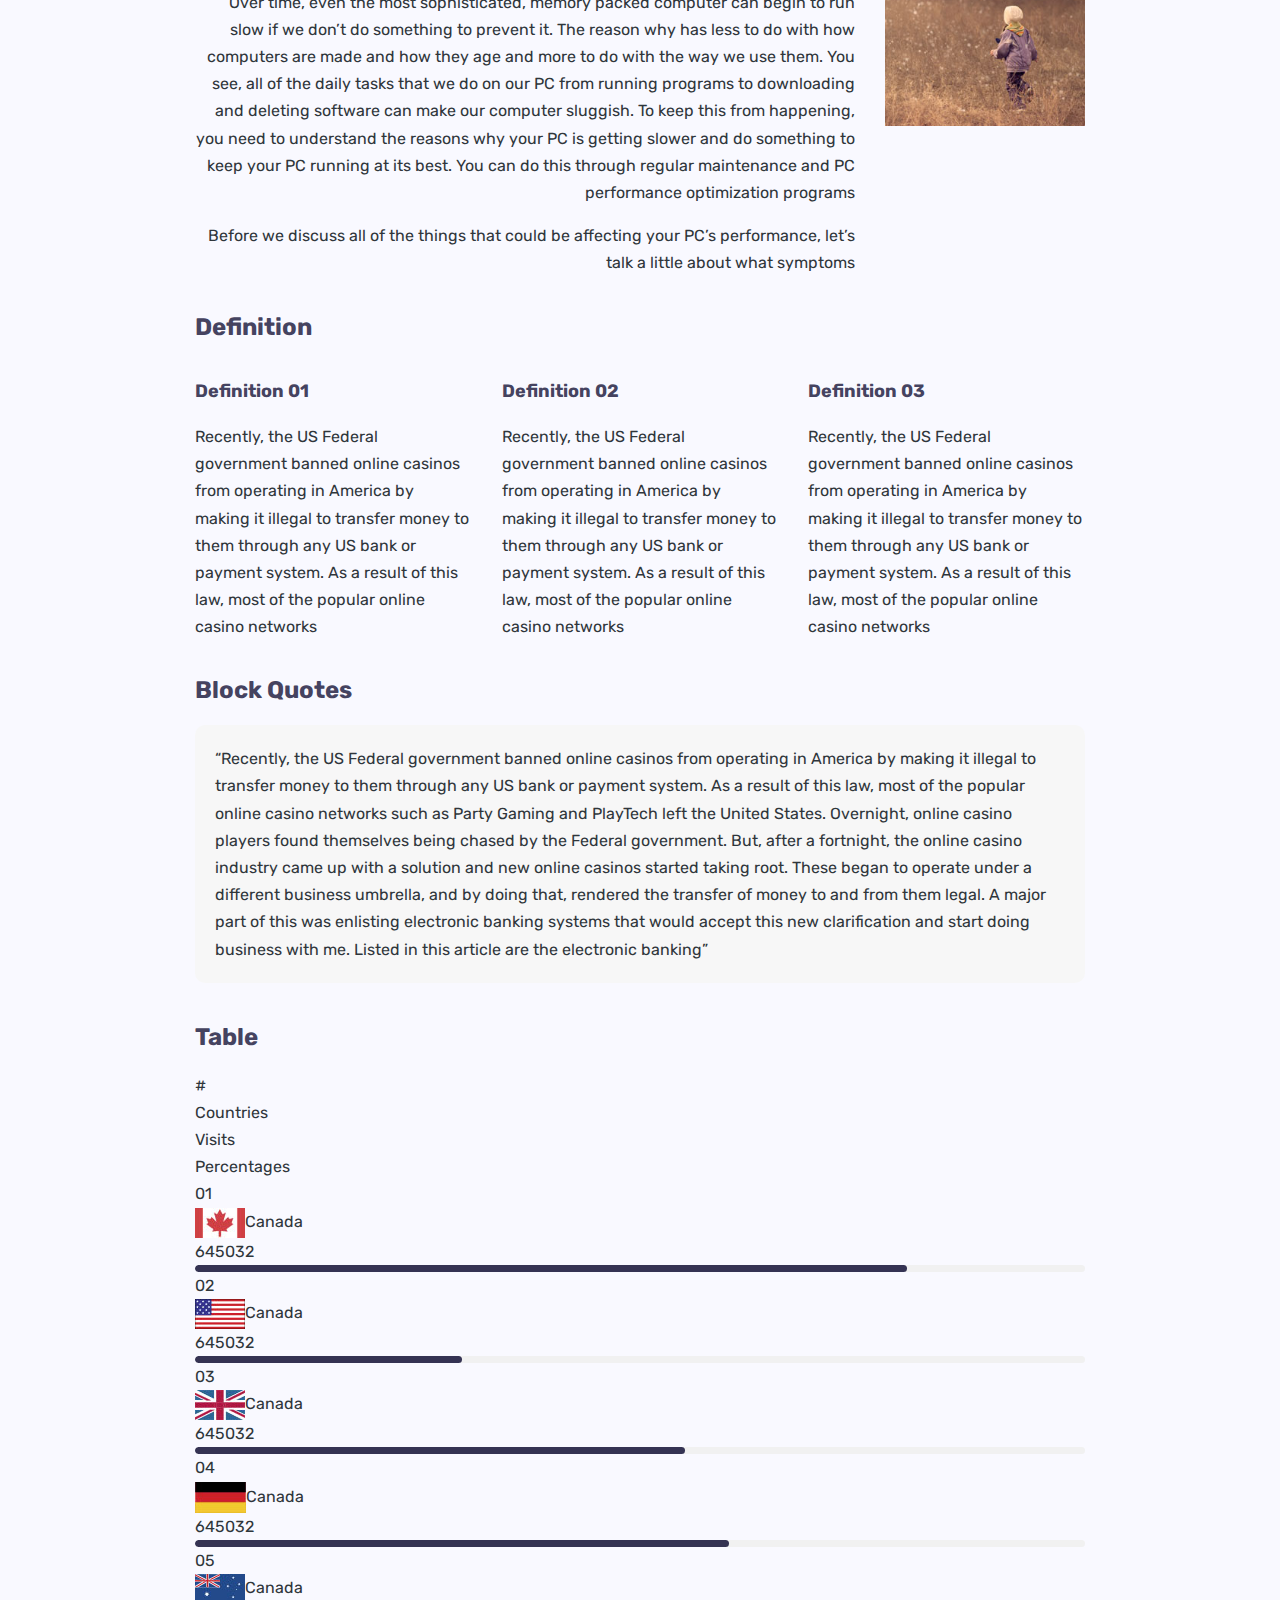
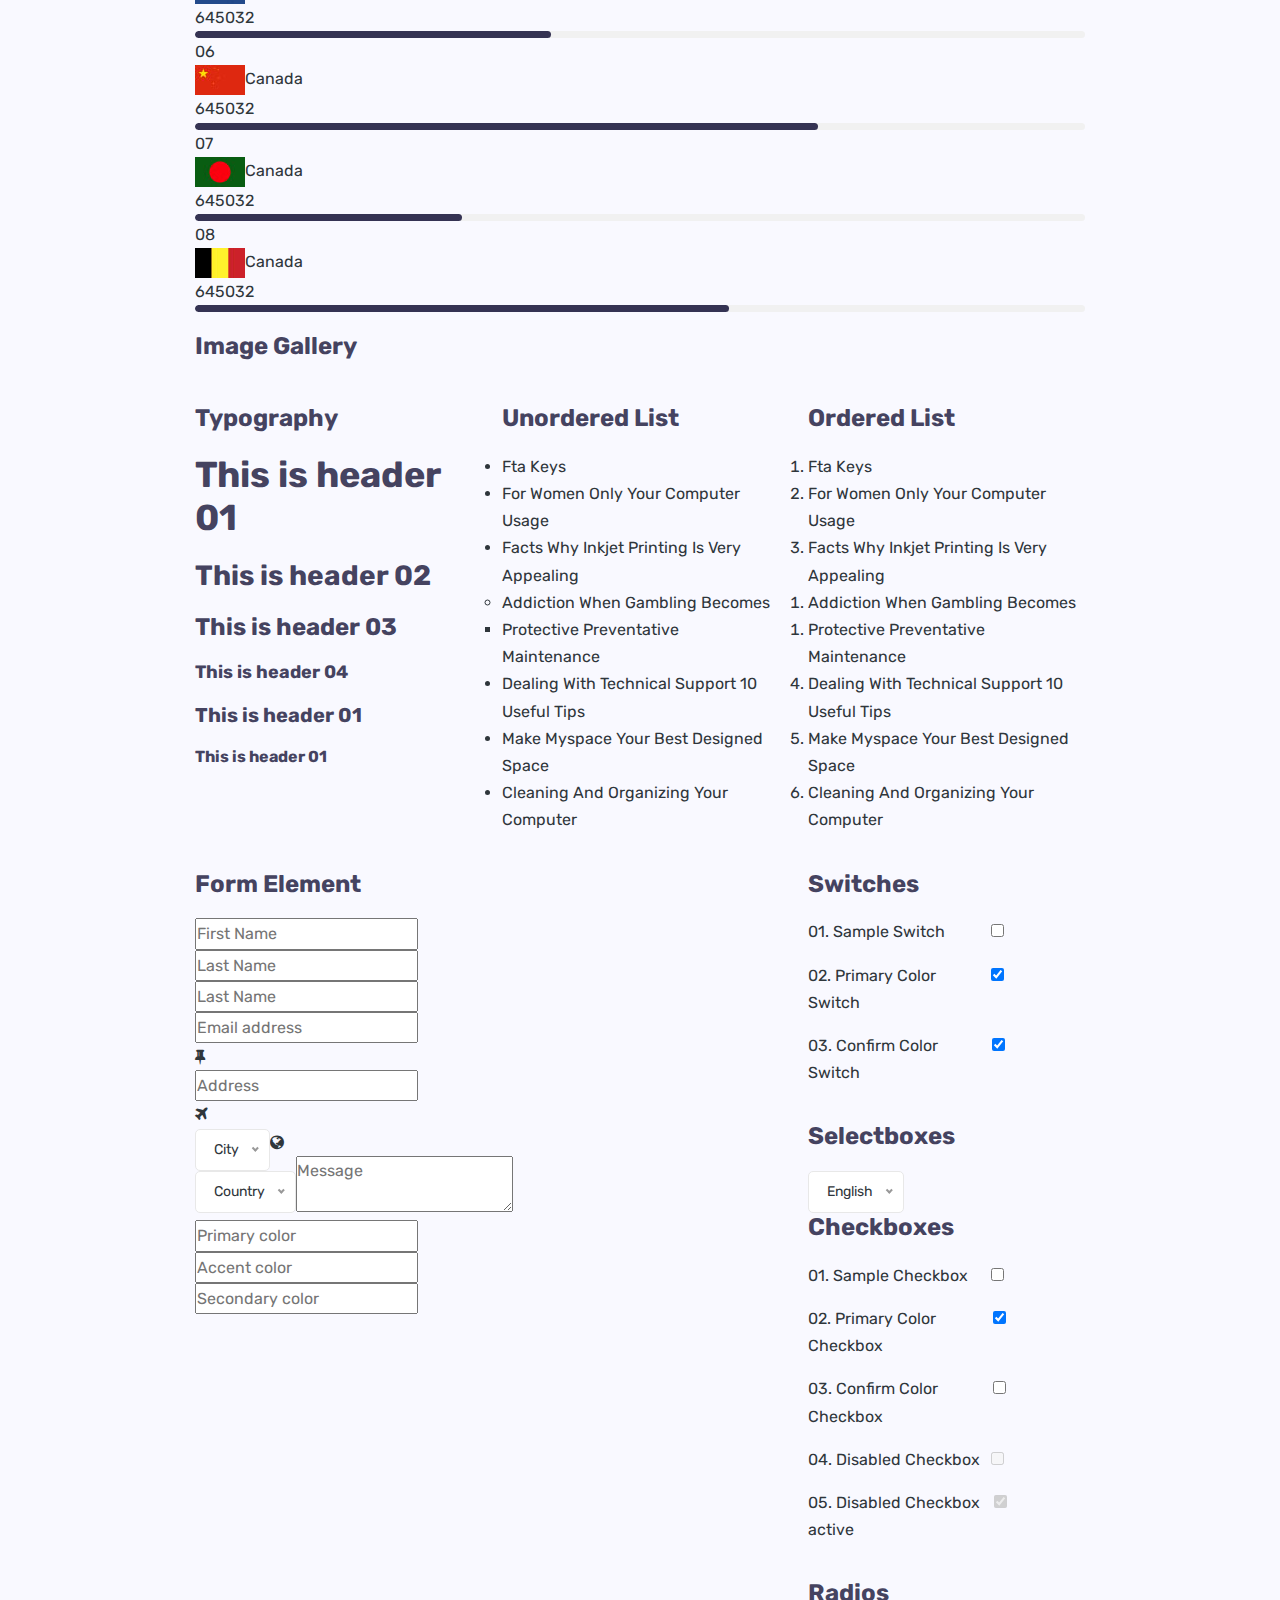
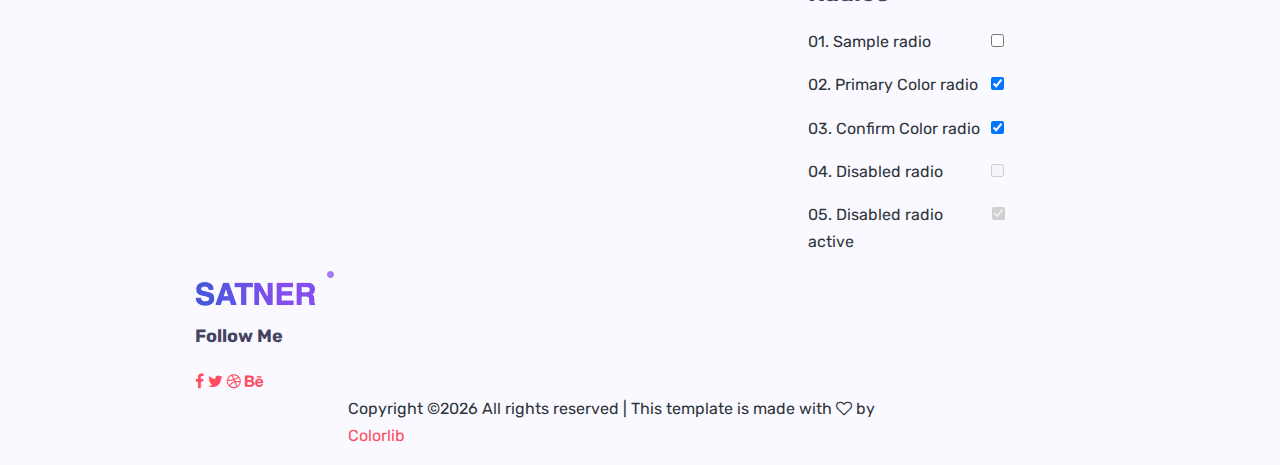
<file: elements.html>
<!doctype html>
<html lang="en">

<head>
	<!-- Required meta tags -->
	<meta charset="utf-8">
	<meta name="viewport" content="width=device-width, initial-scale=1, shrink-to-fit=no">
	<link rel="icon" href="img/favicon.png" type="image/png">
	<title>Elements</title>
	<!-- Bootstrap CSS -->
	<link rel="stylesheet" href="css/bootstrap.css">
	<link rel="stylesheet" href="vendors/linericon/style.css">
	<link rel="stylesheet" href="css/font-awesome.min.css">
	<link rel="stylesheet" href="vendors/owl-carousel/owl.carousel.min.css">
	<link rel="stylesheet" href="css/magnific-popup.css">
	<link rel="stylesheet" href="vendors/nice-select/css/nice-select.css">
	<!-- main css -->
	<link rel="stylesheet" href="css/style.css">
</head>

<body class="blog_version">

	<!--================ Start Header Area =================-->
	<header class="header_area">
		<div class="main_menu">
			<nav class="navbar navbar-expand-lg navbar-light">
				<div class="container">
					<!-- Brand and toggle get grouped for better mobile display -->
					<a class="navbar-brand logo_h" href="index.html"><img src="img/logo.png" alt=""></a>
					<button class="navbar-toggler" type="button" data-toggle="collapse" data-target="#navbarSupportedContent"
					 aria-controls="navbarSupportedContent" aria-expanded="false" aria-label="Toggle navigation">
						<span class="icon-bar"></span>
						<span class="icon-bar"></span>
						<span class="icon-bar"></span>
					</button>
					<!-- Collect the nav links, forms, and other content for toggling -->
					<div class="collapse navbar-collapse offset" id="navbarSupportedContent">
						<ul class="nav navbar-nav menu_nav justify-content-end">
							<li class="nav-item"><a class="nav-link" href="index.html">Home</a></li>
							<li class="nav-item"><a class="nav-link" href="about.html">About</a></li>
							<li class="nav-item"><a class="nav-link" href="services.html">Services</a></li>
							<li class="nav-item"><a class="nav-link" href="portfolio.html">Portfolio</a></li>
							<li class="nav-item submenu dropdown active">
								<a href="#" class="nav-link dropdown-toggle" data-toggle="dropdown" role="button" aria-haspopup="true"
								 aria-expanded="false">Pages</a>
								<ul class="dropdown-menu">
                                    <li class="nav-item"><a class="nav-link" href="elements.html">Elements</a></li>
                                    <li class="nav-item"><a class="nav-link" href="portfolio-details.html">Portfolio Details</a></li>
								</ul>
							</li>
							<li class="nav-item submenu dropdown">
								<a href="#" class="nav-link dropdown-toggle" data-toggle="dropdown" role="button" aria-haspopup="true"
								 aria-expanded="false">Blog</a>
								<ul class="dropdown-menu">
									<li class="nav-item"><a class="nav-link" href="blog.html">Blog</a></li>
									<li class="nav-item"><a class="nav-link" href="single-blog.html">Blog Details</a></li>
								</ul>
							</li>
							<li class="nav-item"><a class="nav-link" href="contact.html">Contact</a></li>
						</ul>
					</div>
				</div>
			</nav>
		</div>
	</header>
	<!--================ End Header Area =================-->

    <!--================ Start Banner Area =================-->
    <section class="banner_area">
        <div class="banner_inner d-flex align-items-center">
            <div class="container">
                <div class="banner_content text-center">
                    <h2>Elements</h2>
                    <div class="page_link">
                        <a href="index.html">Home</a>
                        <a href="elements.html">Elements</a>
                    </div>
                </div>
            </div>
        </div>
    </section>
    <!--================ End Banner Area =================-->
        
	<!-- Start Sample Area -->
	<section class="sample-text-area">
		<div class="container">
			<h3 class="text-heading title_color">Text Sample</h3>
			<p class="sample-text">
				Every avid independent filmmaker has <b>Bold</b> about making that <i>Italic</i> interest documentary, or short film to show off their creative prowess. Many have great ideas and want to “wow” the<sup>Superscript</sup> scene, or video renters with their big project.  But once you have the<sub>Subscript</sub> “in the can” (no easy feat), how do you move from a <del>Strike</del> through of master DVDs with the <u>“Underline”</u> marked hand-written title inside a secondhand CD case, to a pile of cardboard boxes full of shiny new, retail-ready DVDs, with UPC barcodes and polywrap sitting on your doorstep?  You need to create eye-popping artwork and have your project replicated. Using a reputable full service DVD Replication company like PacificDisc, Inc. to partner with is certainly a helpful option to ensure a professional end result, but to help with your DVD replication project, here are 4 easy steps to follow for good DVD replication results: 

			</p>
		</div>
	</section>
	<!-- End Sample Area -->

	<!-- Start Button -->
	<section class="button-area">
		<div class="container border-top-generic">
			<h3 class="text-heading title_color">Sample Buttons</h3>
			<div class="button-group-area">
				<a href="#" class="genric-btn default">Default</a>
				<a href="#" class="genric-btn primary">Primary</a>
				<a href="#" class="genric-btn success">Success</a>
				<a href="#" class="genric-btn info">Info</a>
				<a href="#" class="genric-btn warning">Warning</a>
				<a href="#" class="genric-btn danger">Danger</a>
				<a href="#" class="genric-btn link">Link</a>
				<a href="#" class="genric-btn disable">Disable</a>
			</div>
			<div class="button-group-area mt-10">
				<a href="#" class="genric-btn default-border">Default</a>
				<a href="#" class="genric-btn primary-border">Primary</a>
				<a href="#" class="genric-btn success-border">Success</a>
				<a href="#" class="genric-btn info-border">Info</a>
				<a href="#" class="genric-btn warning-border">Warning</a>
				<a href="#" class="genric-btn danger-border">Danger</a>
				<a href="#" class="genric-btn link-border">Link</a>
				<a href="#" class="genric-btn disable">Disable</a>
			</div>
			<div class="button-group-area mt-40">
				<a href="#" class="genric-btn default radius">Default</a>
				<a href="#" class="genric-btn primary radius">Primary</a>
				<a href="#" class="genric-btn success radius">Success</a>
				<a href="#" class="genric-btn info radius">Info</a>
				<a href="#" class="genric-btn warning radius">Warning</a>
				<a href="#" class="genric-btn danger radius">Danger</a>
				<a href="#" class="genric-btn link radius">Link</a>
				<a href="#" class="genric-btn disable radius">Disable</a>
			</div>
			<div class="button-group-area mt-10">
				<a href="#" class="genric-btn default-border radius">Default</a>
				<a href="#" class="genric-btn primary-border radius">Primary</a>
				<a href="#" class="genric-btn success-border radius">Success</a>
				<a href="#" class="genric-btn info-border radius">Info</a>
				<a href="#" class="genric-btn warning-border radius">Warning</a>
				<a href="#" class="genric-btn danger-border radius">Danger</a>
				<a href="#" class="genric-btn link-border radius">Link</a>
				<a href="#" class="genric-btn disable radius">Disable</a>
			</div>
			<div class="button-group-area mt-40">
				<a href="#" class="genric-btn default circle">Default</a>
				<a href="#" class="genric-btn primary circle">Primary</a>
				<a href="#" class="genric-btn success circle">Success</a>
				<a href="#" class="genric-btn info circle">Info</a>
				<a href="#" class="genric-btn warning circle">Warning</a>
				<a href="#" class="genric-btn danger circle">Danger</a>
				<a href="#" class="genric-btn link circle">Link</a>
				<a href="#" class="genric-btn disable circle">Disable</a>
			</div>
			<div class="button-group-area mt-10">
				<a href="#" class="genric-btn default-border circle">Default</a>
				<a href="#" class="genric-btn primary-border circle">Primary</a>
				<a href="#" class="genric-btn success-border circle">Success</a>
				<a href="#" class="genric-btn info-border circle">Info</a>
				<a href="#" class="genric-btn warning-border circle">Warning</a>
				<a href="#" class="genric-btn danger-border circle">Danger</a>
				<a href="#" class="genric-btn link-border circle">Link</a>
				<a href="#" class="genric-btn disable circle">Disable</a>
			</div>
			<div class="button-group-area mt-40">
				<a href="#" class="genric-btn default circle arrow">Default<span class="lnr lnr-arrow-right"></span></a>
				<a href="#" class="genric-btn primary circle arrow">Primary<span class="lnr lnr-arrow-right"></span></a>
				<a href="#" class="genric-btn success circle arrow">Success<span class="lnr lnr-arrow-right"></span></a>
				<a href="#" class="genric-btn info circle arrow">Info<span class="lnr lnr-arrow-right"></span></a>
				<a href="#" class="genric-btn warning circle arrow">Warning<span class="lnr lnr-arrow-right"></span></a>
				<a href="#" class="genric-btn danger circle arrow">Danger<span class="lnr lnr-arrow-right"></span></a>
			</div>
			<div class="button-group-area mt-10">
				<a href="#" class="genric-btn default-border circle arrow">Default<span class="lnr lnr-arrow-right"></span></a>
				<a href="#" class="genric-btn primary-border circle arrow">Primary<span class="lnr lnr-arrow-right"></span></a>
				<a href="#" class="genric-btn success-border circle arrow">Success<span class="lnr lnr-arrow-right"></span></a>
				<a href="#" class="genric-btn info-border circle arrow">Info<span class="lnr lnr-arrow-right"></span></a>
				<a href="#" class="genric-btn warning-border circle arrow">Warning<span class="lnr lnr-arrow-right"></span></a>
				<a href="#" class="genric-btn danger-border circle arrow">Danger<span class="lnr lnr-arrow-right"></span></a>
			</div>
			<div class="button-group-area mt-40">
				<a href="#" class="genric-btn primary e-large">Extra Large</a>
				<a href="#" class="genric-btn success large">Large</a>
				<a href="#" class="genric-btn primary">Default</a>
				<a href="#" class="genric-btn success medium">Medium</a>
				<a href="#" class="genric-btn primary small">Small</a>
			</div>
			<div class="button-group-area mt-10">
				<a href="#" class="genric-btn primary-border e-large">Extra Large</a>
				<a href="#" class="genric-btn success-border large">Large</a>
				<a href="#" class="genric-btn primary-border">Default</a>
				<a href="#" class="genric-btn success-border medium">Medium</a>
				<a href="#" class="genric-btn primary-border small">Small</a>
			</div>
		</div>
	</section>
	<!-- End Button -->
	
	<!-- Start Align Area -->
	<div class="whole-wrap">
		<div class="container">
			<div class="section-top-border">
				<h3 class="mb-30 title_color">Left Aligned</h3>
				<div class="row">
					<div class="col-md-3">
						<img src="img/elements/d.jpg" alt="" class="img-fluid">
					</div>
					<div class="col-md-9 mt-sm-20 left-align-p">
						<p>Recently, the US Federal government banned online casinos from operating in America by making it illegal to transfer money to them through any US bank or payment system. As a result of this law, most of the popular online casino networks such as Party Gaming and PlayTech left the United States. Overnight, online casino players found themselves being chased by the Federal government. But, after a fortnight, the online casino industry came up with a solution and new online casinos started taking root. These began to operate under a different business umbrella, and by doing that, rendered the transfer of money to and from them legal. A major part of this was enlisting electronic banking systems that would accept this new clarification and start doing business with me. Listed in this article are the electronic banking systems that accept players from the United States that wish to play in online casinos.</p>
					</div>
				</div>
			</div>
			<div class="section-top-border text-right">
				<h3 class="mb-30 title_color">Right Aligned</h3>
				<div class="row">
					<div class="col-md-9">
						<p class="text-right">Over time, even the most sophisticated, memory packed computer can begin to run slow if we don’t do something to prevent it. The reason why has less to do with how computers are made and how they age and more to do with the way we use them. You see, all of the daily tasks that we do on our PC from running programs to downloading and deleting software can make our computer sluggish. To keep this from happening, you need to understand the reasons why your PC is getting slower and do something to keep your PC running at its best. You can do this through regular maintenance and PC performance optimization programs</p>
						<p class="text-right">Before we discuss all of the things that could be affecting your PC’s performance, let’s talk a little about what symptoms</p>
					</div>
					<div class="col-md-3">
						<img src="img/elements/d.jpg" alt="" class="img-fluid">
					</div>
				</div>
			</div>
			<div class="section-top-border">
				<h3 class="mb-30 title_color">Definition</h3>
				<div class="row">
					<div class="col-md-4">
						<div class="single-defination">
							<h4 class="mb-20">Definition 01</h4>
							<p>Recently, the US Federal government banned online casinos from operating in America by making it illegal to transfer money to them through any US bank or payment system. As a result of this law, most of the popular online casino networks</p>
						</div>
					</div>
					<div class="col-md-4">
						<div class="single-defination">
							<h4 class="mb-20">Definition 02</h4>
							<p>Recently, the US Federal government banned online casinos from operating in America by making it illegal to transfer money to them through any US bank or payment system. As a result of this law, most of the popular online casino networks</p>
						</div>
					</div>
					<div class="col-md-4">
						<div class="single-defination">
							<h4 class="mb-20">Definition 03</h4>
							<p>Recently, the US Federal government banned online casinos from operating in America by making it illegal to transfer money to them through any US bank or payment system. As a result of this law, most of the popular online casino networks</p>
						</div>
					</div>
				</div>
			</div>
			<div class="section-top-border">
				<h3 class="mb-30 title_color">Block Quotes</h3>
				<div class="row">
					<div class="col-lg-12">
						<blockquote class="generic-blockquote">
							“Recently, the US Federal government banned online casinos from operating in America by making it illegal to transfer money to them through any US bank or payment system. As a result of this law, most of the popular online casino networks such as Party Gaming and PlayTech left the United States. Overnight, online casino players found themselves being chased by the Federal government. But, after a fortnight, the online casino industry came up with a solution and new online casinos started taking root. These began to operate under a different business umbrella, and by doing that, rendered the transfer of money to and from them legal. A major part of this was enlisting electronic banking systems that would accept this new clarification and start doing business with me. Listed in this article are the electronic banking” 
						</blockquote>
					</div>
				</div>
			</div>
			<div class="section-top-border">
				<h3 class="mb-30 title_color">Table</h3>
				<div class="progress-table-wrap">
					<div class="progress-table">
						<div class="table-head">
							<div class="serial">#</div>
							<div class="country">Countries</div>
							<div class="visit">Visits</div>
							<div class="percentage">Percentages</div>
						</div>
						<div class="table-row">
							<div class="serial">01</div>
							<div class="country"> <img src="img/elements/f1.jpg" alt="flag">Canada</div>
							<div class="visit">645032</div>
							<div class="percentage">
								<div class="progress">
									<div class="progress-bar color-1" role="progressbar" style="width: 80%" aria-valuenow="80" aria-valuemin="0" aria-valuemax="100"></div>
								</div>
							</div>
						</div>
						<div class="table-row">
							<div class="serial">02</div>
							<div class="country"> <img src="img/elements/f2.jpg" alt="flag">Canada</div>
							<div class="visit">645032</div>
							<div class="percentage">
								<div class="progress">
									<div class="progress-bar color-2" role="progressbar" style="width: 30%" aria-valuenow="30" aria-valuemin="0" aria-valuemax="100"></div>
								</div>
							</div>
						</div>
						<div class="table-row">
							<div class="serial">03</div>
							<div class="country"> <img src="img/elements/f3.jpg" alt="flag">Canada</div>
							<div class="visit">645032</div>
							<div class="percentage">
								<div class="progress">
									<div class="progress-bar color-3" role="progressbar" style="width: 55%" aria-valuenow="55" aria-valuemin="0" aria-valuemax="100"></div>
								</div>
							</div>
						</div>
						<div class="table-row">
							<div class="serial">04</div>
							<div class="country"> <img src="img/elements/f4.jpg" alt="flag">Canada</div>
							<div class="visit">645032</div>
							<div class="percentage">
								<div class="progress">
									<div class="progress-bar color-4" role="progressbar" style="width: 60%" aria-valuenow="60" aria-valuemin="0" aria-valuemax="100"></div>
								</div>
							</div>
						</div>
						<div class="table-row">
							<div class="serial">05</div>
							<div class="country"> <img src="img/elements/f5.jpg" alt="flag">Canada</div>
							<div class="visit">645032</div>
							<div class="percentage">
								<div class="progress">
									<div class="progress-bar color-5" role="progressbar" style="width: 40%" aria-valuenow="40" aria-valuemin="0" aria-valuemax="100"></div>
								</div>
							</div>
						</div>
						<div class="table-row">
							<div class="serial">06</div>
							<div class="country"> <img src="img/elements/f6.jpg" alt="flag">Canada</div>
							<div class="visit">645032</div>
							<div class="percentage">
								<div class="progress">
									<div class="progress-bar color-6" role="progressbar" style="width: 70%" aria-valuenow="70" aria-valuemin="0" aria-valuemax="100"></div>
								</div>
							</div>
						</div>
						<div class="table-row">
							<div class="serial">07</div>
							<div class="country"> <img src="img/elements/f7.jpg" alt="flag">Canada</div>
							<div class="visit">645032</div>
							<div class="percentage">
								<div class="progress">
									<div class="progress-bar color-7" role="progressbar" style="width: 30%" aria-valuenow="30" aria-valuemin="0" aria-valuemax="100"></div>
								</div>
							</div>
						</div>
						<div class="table-row">
							<div class="serial">08</div>
							<div class="country"> <img src="img/elements/f8.jpg" alt="flag">Canada</div>
							<div class="visit">645032</div>
							<div class="percentage">
								<div class="progress">
									<div class="progress-bar color-8" role="progressbar" style="width: 60%" aria-valuenow="60" aria-valuemin="0" aria-valuemax="100"></div>
								</div>
							</div>
						</div>
					</div>
				</div>
			</div>
			<div class="section-top-border">
				<h3 class="title_color">Image Gallery</h3>
				<div class="row gallery-item">
					<div class="col-md-4">
						<a href="img/elements/g1.jpg" class="img-gal"><div class="single-gallery-image" style="background: url(img/elements/g1.jpg);"></div></a>
					</div>
					<div class="col-md-4">
						<a href="img/elements/g2.jpg" class="img-gal"><div class="single-gallery-image" style="background: url(img/elements/g2.jpg);"></div></a>
					</div>
					<div class="col-md-4">
						<a href="img/elements/g3.jpg" class="img-gal"><div class="single-gallery-image" style="background: url(img/elements/g3.jpg);"></div></a>
					</div>
					<div class="col-md-6">
						<a href="img/elements/g4.jpg" class="img-gal"><div class="single-gallery-image" style="background: url(img/elements/g4.jpg);"></div></a>
					</div>
					<div class="col-md-6">
						<a href="img/elements/g5.jpg" class="img-gal"><div class="single-gallery-image" style="background: url(img/elements/g5.jpg);"></div></a>
					</div>
					<div class="col-md-4">
						<a href="img/elements/g6.jpg" class="img-gal"><div class="single-gallery-image" style="background: url(img/elements/g6.jpg);"></div></a>
					</div>
					<div class="col-md-4">
						<a href="img/elements/g7.jpg" class="img-gal"><div class="single-gallery-image" style="background: url(img/elements/g7.jpg);"></div></a>
					</div>
					<div class="col-md-4">
						<a href="img/elements/g8.jpg" class="img-gal"><div class="single-gallery-image" style="background: url(img/elements/g8.jpg);"></div></a>
					</div>
				</div>
			</div>
			<div class="section-top-border">
				<div class="row">
					<div class="col-lg-4 col-sm-6 typo-sec">
						<h3 class="mb-20 title_color">Typography</h3>
						<div class="typography">
							<h1 class="typo-list">This is header 01</h1>
							<h2 class="typo-list">This is header 02</h2>
							<h3 class="typo-list">This is header 03</h3>
							<h4 class="typo-list">This is header 04</h4>
							<h5 class="typo-list">This is header 01</h5>
							<h6 class="typo-list">This is header 01</h6>
						</div>
					</div>
					<div class="col-lg-4 col-sm-6 mt-sm-30 typo-sec">
						<h3 class="mb-20 title_color">Unordered List</h3>
						<div class="">
							<ul class="unordered-list">
								<li>Fta Keys</li>
								<li>For Women Only Your Computer Usage</li>
								<li>Facts Why Inkjet Printing Is Very Appealing
									<ul>
										<li>Addiction When Gambling Becomes
											<ul>
												<li>Protective Preventative Maintenance</li>
											</ul>
										</li>
									</ul>
								</li>
								<li>Dealing With Technical Support 10 Useful Tips</li>
								<li>Make Myspace Your Best Designed Space</li>
								<li>Cleaning And Organizing Your Computer</li>
							</ul>
						</div>
					</div>
					<div class="col-lg-4 col-sm-6 mt-sm-30 typo-sec">
						<h3 class="mb-20 title_color">Ordered List</h3>
						<div class="">
							<ol class="ordered-list">
								<li><span>Fta Keys</span></li>
								<li><span>For Women Only Your Computer Usage</span></li>
								<li><span>Facts Why Inkjet Printing Is Very Appealing</span>
									<ol class="ordered-list-alpha">
										<li><span>Addiction When Gambling Becomes</span>
											<ol class="ordered-list-roman">
												<li><span>Protective Preventative Maintenance</span></li>
											</ol>
										</li>
									</ol>
								</li>
								<li><span>Dealing With Technical Support 10 Useful Tips</span></li>
								<li><span>Make Myspace Your Best Designed Space</span></li>
								<li><span>Cleaning And Organizing Your Computer</span></li>
							</ol>
						</div>
					</div>
				</div>
			</div>
			<div class="section-top-border">
				<div class="row">
					<div class="col-lg-8 col-md-8">
						<h3 class="mb-30 title_color">Form Element</h3>
						<form action="#">
							<div class="mt-10">
								<input type="text" name="first_name" placeholder="First Name" onfocus="this.placeholder = ''" onblur="this.placeholder = 'First Name'" required class="single-input">
							</div>
							<div class="mt-10">
								<input type="text" name="last_name" placeholder="Last Name" onfocus="this.placeholder = ''" onblur="this.placeholder = 'Last Name'" required class="single-input">
							</div>
							<div class="mt-10">
								<input type="text" name="last_name" placeholder="Last Name" onfocus="this.placeholder = ''" onblur="this.placeholder = 'Last Name'" required class="single-input">
							</div>
							<div class="mt-10">
								<input type="email" name="EMAIL" placeholder="Email address" onfocus="this.placeholder = ''" onblur="this.placeholder = 'Email address'" required class="single-input">
							</div>
							<div class="input-group-icon mt-10">
								<div class="icon"><i class="fa fa-thumb-tack" aria-hidden="true"></i></div>
								<input type="text" name="address" placeholder="Address" onfocus="this.placeholder = ''" onblur="this.placeholder = 'Address'" required class="single-input">
							</div>
							<div class="input-group-icon mt-10">
								<div class="icon"><i class="fa fa-plane" aria-hidden="true"></i></div>
								<div class="form-select" id="default-select">
									<select>
										<option value="1">City</option>
										<option value="1">Dhaka</option>
										<option value="1">Dilli</option>
										<option value="1">Newyork</option>
										<option value="1">Islamabad</option>
									</select>
								</div>
							</div>
							<div class="input-group-icon mt-10">
								<div class="icon"><i class="fa fa-globe" aria-hidden="true"></i></div>
								<div class="form-select" id="default-select2">
									<select>
										<option value="1">Country</option>
										<option value="1">Bangladesh</option>
										<option value="1">India</option>
										<option value="1">England</option>
										<option value="1">Srilanka</option>
									</select>
								</div>
							</div>
							
							<div class="mt-10">
								<textarea class="single-textarea" placeholder="Message" onfocus="this.placeholder = ''" onblur="this.placeholder = 'Message'" required></textarea>
							</div>
							<div class="mt-10">
								<input type="text" name="first_name" placeholder="Primary color" onfocus="this.placeholder = ''" onblur="this.placeholder = 'Primary color'" required class="single-input-primary">
							</div>
							<div class="mt-10">
								<input type="text" name="first_name" placeholder="Accent color" onfocus="this.placeholder = ''" onblur="this.placeholder = 'Accent color'" required class="single-input-accent">
							</div>
							<div class="mt-10">
								<input type="text" name="first_name" placeholder="Secondary color" onfocus="this.placeholder = ''" onblur="this.placeholder = 'Secondary color'" required class="single-input-secondary">
							</div>
						</form>
					</div>
					<div class="col-lg-3 col-md-4 mt-sm-30 element-wrap">
						<div class="single-element-widget">
							<h3 class="mb-30 title_color">Switches</h3>
							<div class="switch-wrap d-flex justify-content-between">
								<p>01. Sample Switch</p>
								<div class="primary-switch">
									<input type="checkbox" id="default-switch">
									<label for="default-switch"></label>
								</div>
							</div>
							<div class="switch-wrap d-flex justify-content-between">
								<p>02. Primary Color Switch</p>
								<div class="primary-switch">
									<input type="checkbox" id="primary-switch" checked>
									<label for="primary-switch"></label>
								</div>
							</div>
							<div class="switch-wrap d-flex justify-content-between">
								<p>03. Confirm Color Switch</p>
								<div class="confirm-switch">
									<input type="checkbox" id="confirm-switch" checked>
									<label for="confirm-switch"></label>
								</div>
							</div>
						</div>
						<div class="single-element-widget">
							<h3 class="mb-30 title_color">Selectboxes</h3>
							<div class="default-select" id="default-select">
								<select>
									<option value="1">English</option>
									<option value="1">Spanish</option>
									<option value="1">Arabic</option>
									<option value="1">Portuguise</option>
									<option value="1">Bengali</option>
								</select>
							</div>
						</div>
						<div class="single-element-widget">
							<h3 class="mb-30 title_color">Checkboxes</h3>
							<div class="switch-wrap d-flex justify-content-between">
								<p>01. Sample Checkbox</p>
								<div class="primary-checkbox">
									<input type="checkbox" id="default-checkbox">
									<label for="default-checkbox"></label>
								</div>
							</div>
							<div class="switch-wrap d-flex justify-content-between">
								<p>02. Primary Color Checkbox</p>
								<div class="primary-checkbox">
									<input type="checkbox" id="primary-checkbox" checked>
									<label for="primary-checkbox"></label>
								</div>
							</div>
							<div class="switch-wrap d-flex justify-content-between">
								<p>03. Confirm Color Checkbox</p>
								<div class="confirm-checkbox">
									<input type="checkbox" id="confirm-checkbox">
									<label for="confirm-checkbox"></label>
								</div>
							</div>
							<div class="switch-wrap d-flex justify-content-between">
								<p>04. Disabled Checkbox</p>
								<div class="disabled-checkbox">
									<input type="checkbox" id="disabled-checkbox" disabled>
									<label for="disabled-checkbox"></label>
								</div>
							</div>
							<div class="switch-wrap d-flex justify-content-between">
								<p>05. Disabled Checkbox active</p>
								<div class="disabled-checkbox">
									<input type="checkbox" id="disabled-checkbox-active" checked disabled>
									<label for="disabled-checkbox-active"></label>
								</div>
							</div>
						</div>
						<div class="single-element-widget">
							<h3 class="mb-30 title_color">Radios</h3>
							<div class="switch-wrap d-flex justify-content-between">
								<p>01. Sample radio</p>
								<div class="primary-radio">
									<input type="checkbox" id="default-radio">
									<label for="default-radio"></label>
								</div>
							</div>
							<div class="switch-wrap d-flex justify-content-between">
								<p>02. Primary Color radio</p>
								<div class="primary-radio">
									<input type="checkbox" id="primary-radio" checked>
									<label for="primary-radio"></label>
								</div>
							</div>
							<div class="switch-wrap d-flex justify-content-between">
								<p>03. Confirm Color radio</p>
								<div class="confirm-radio">
									<input type="checkbox" id="confirm-radio" checked>
									<label for="confirm-radio"></label>
								</div>
							</div>
							<div class="switch-wrap d-flex justify-content-between">
								<p>04. Disabled radio</p>
								<div class="disabled-radio">
									<input type="checkbox" id="disabled-radio" disabled>
									<label for="disabled-radio"></label>
								</div>
							</div>
							<div class="switch-wrap d-flex justify-content-between">
								<p>05. Disabled radio active</p>
								<div class="disabled-radio">
									<input type="checkbox" id="disabled-radio-active" checked disabled>
									<label for="disabled-radio-active"></label>
								</div>
							</div>
						</div>
					</div>
				</div>
			</div>
		</div>
	</div>
	<!-- End Align Area -->
        
    <!--================Footer Area =================-->
	<footer class="footer_area">
		<div class="container">
			<div class="row justify-content-center">
				<div class="col-lg-12">
					<div class="footer_top flex-column">
						<div class="footer_logo">
							<a href="#">
								<img src="img/logo.png" alt="">
							</a>
							<h4>Follow Me</h4>
						</div>
						<div class="footer_social">
							<a href="#"><i class="fa fa-facebook"></i></a>
							<a href="#"><i class="fa fa-twitter"></i></a>
							<a href="#"><i class="fa fa-dribbble"></i></a>
							<a href="#"><i class="fa fa-behance"></i></a>
						</div>
					</div>
				</div>
			</div>
			<div class="row footer_bottom justify-content-center">
				<p class="col-lg-8 col-sm-12 footer-text">
					<!-- Link back to Colorlib can't be removed. Template is licensed under CC BY 3.0. -->
Copyright &copy;<script>document.write(new Date().getFullYear());</script> All rights reserved | This template is made with <i class="fa fa-heart-o" aria-hidden="true"></i> by <a href="https://colorlib.com" target="_blank">Colorlib</a>
<!-- Link back to Colorlib can't be removed. Template is licensed under CC BY 3.0. --></p>
			</div>
		</div>
	</footer>
	<!--================End Footer Area =================-->
		   
		<!-- Optional JavaScript -->
		<!-- jQuery first, then Popper.js, then Bootstrap JS -->
		<script src="js/jquery-3.2.1.min.js"></script>
		<script src="js/popper.js"></script>
		<script src="js/bootstrap.min.js"></script>
		<script src="js/stellar.js"></script>
		<script src="vendors/lightbox/simpleLightbox.min.js"></script>
		<script src="vendors/nice-select/js/jquery.nice-select.min.js"></script>
		<script src="vendors/isotope/imagesloaded.pkgd.min.js"></script>
		<script src="vendors/isotope/isotope-min.js"></script>
		<script src="vendors/owl-carousel/owl.carousel.min.js"></script>
		<script src="js/jquery.ajaxchimp.min.js"></script>
		<script src="js/mail-script.js"></script>
		<script src="js/theme.js"></script>
	</body>
</html>
</file>
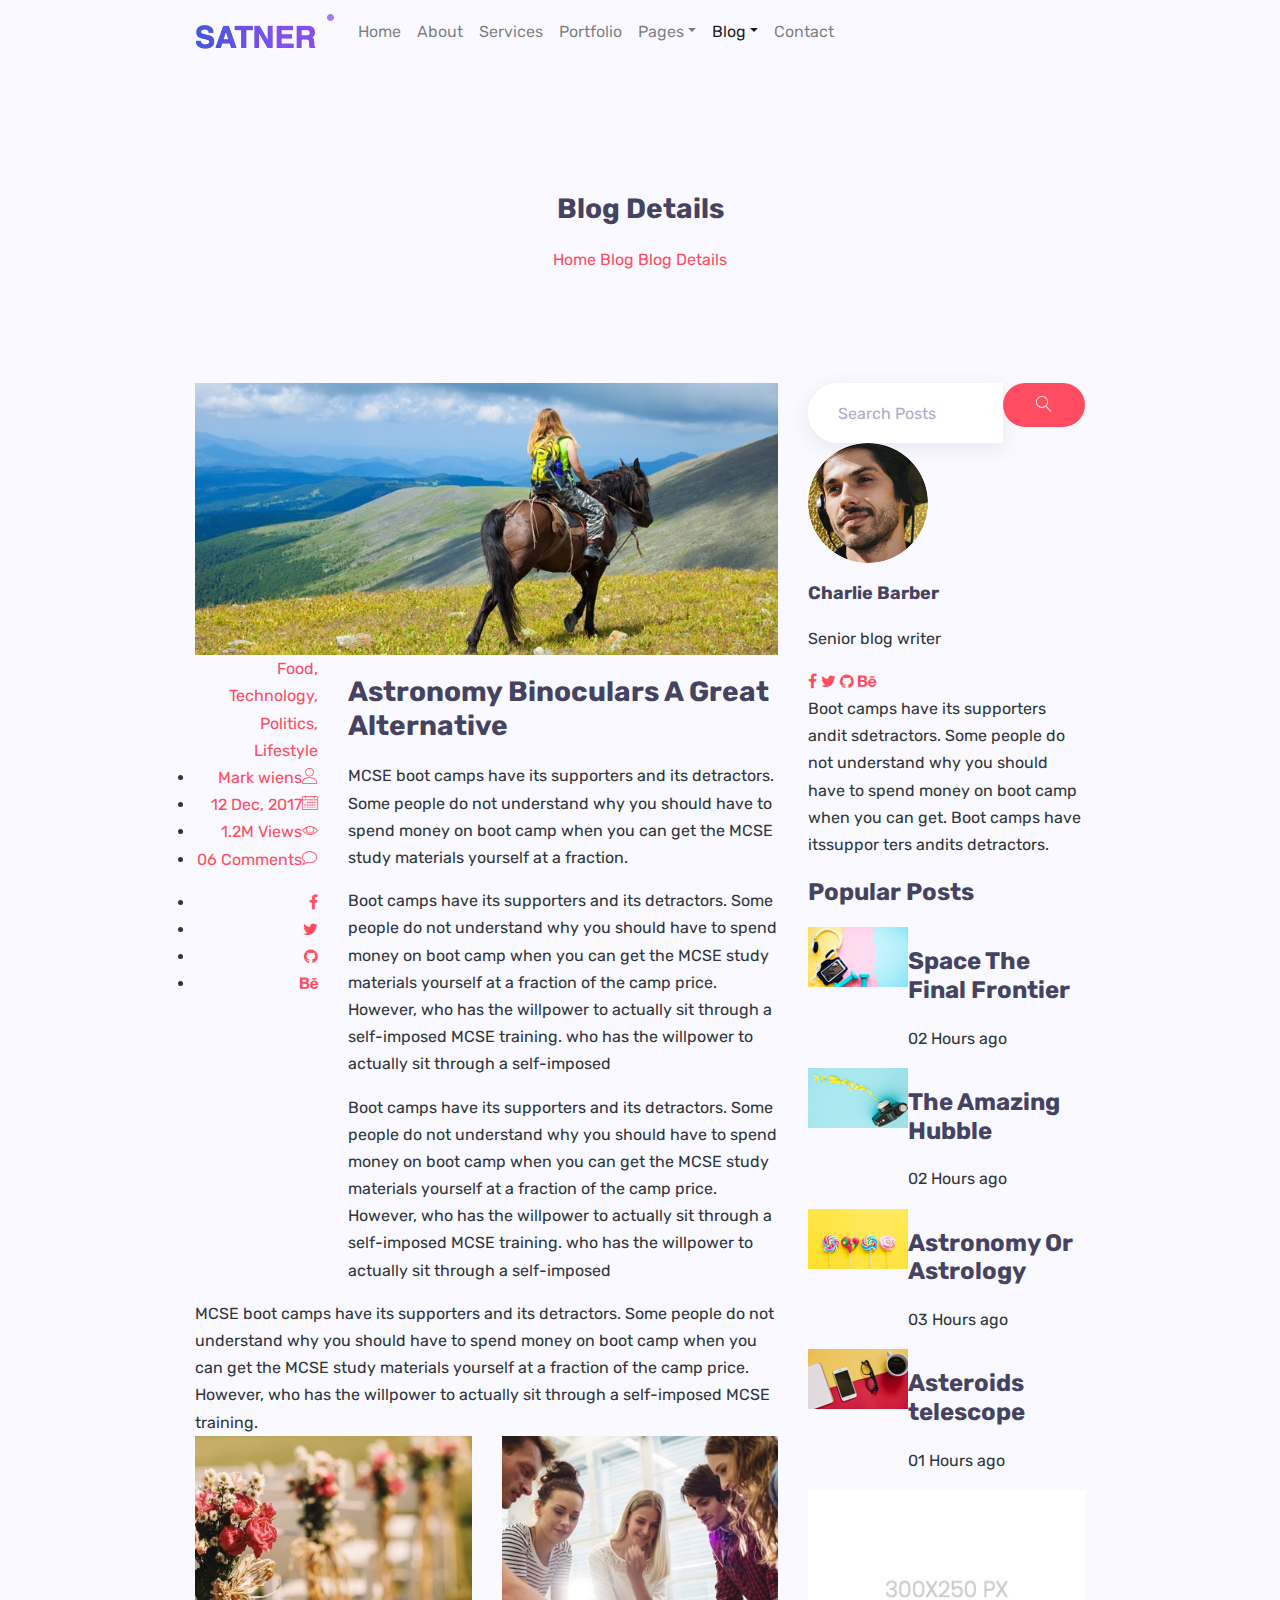
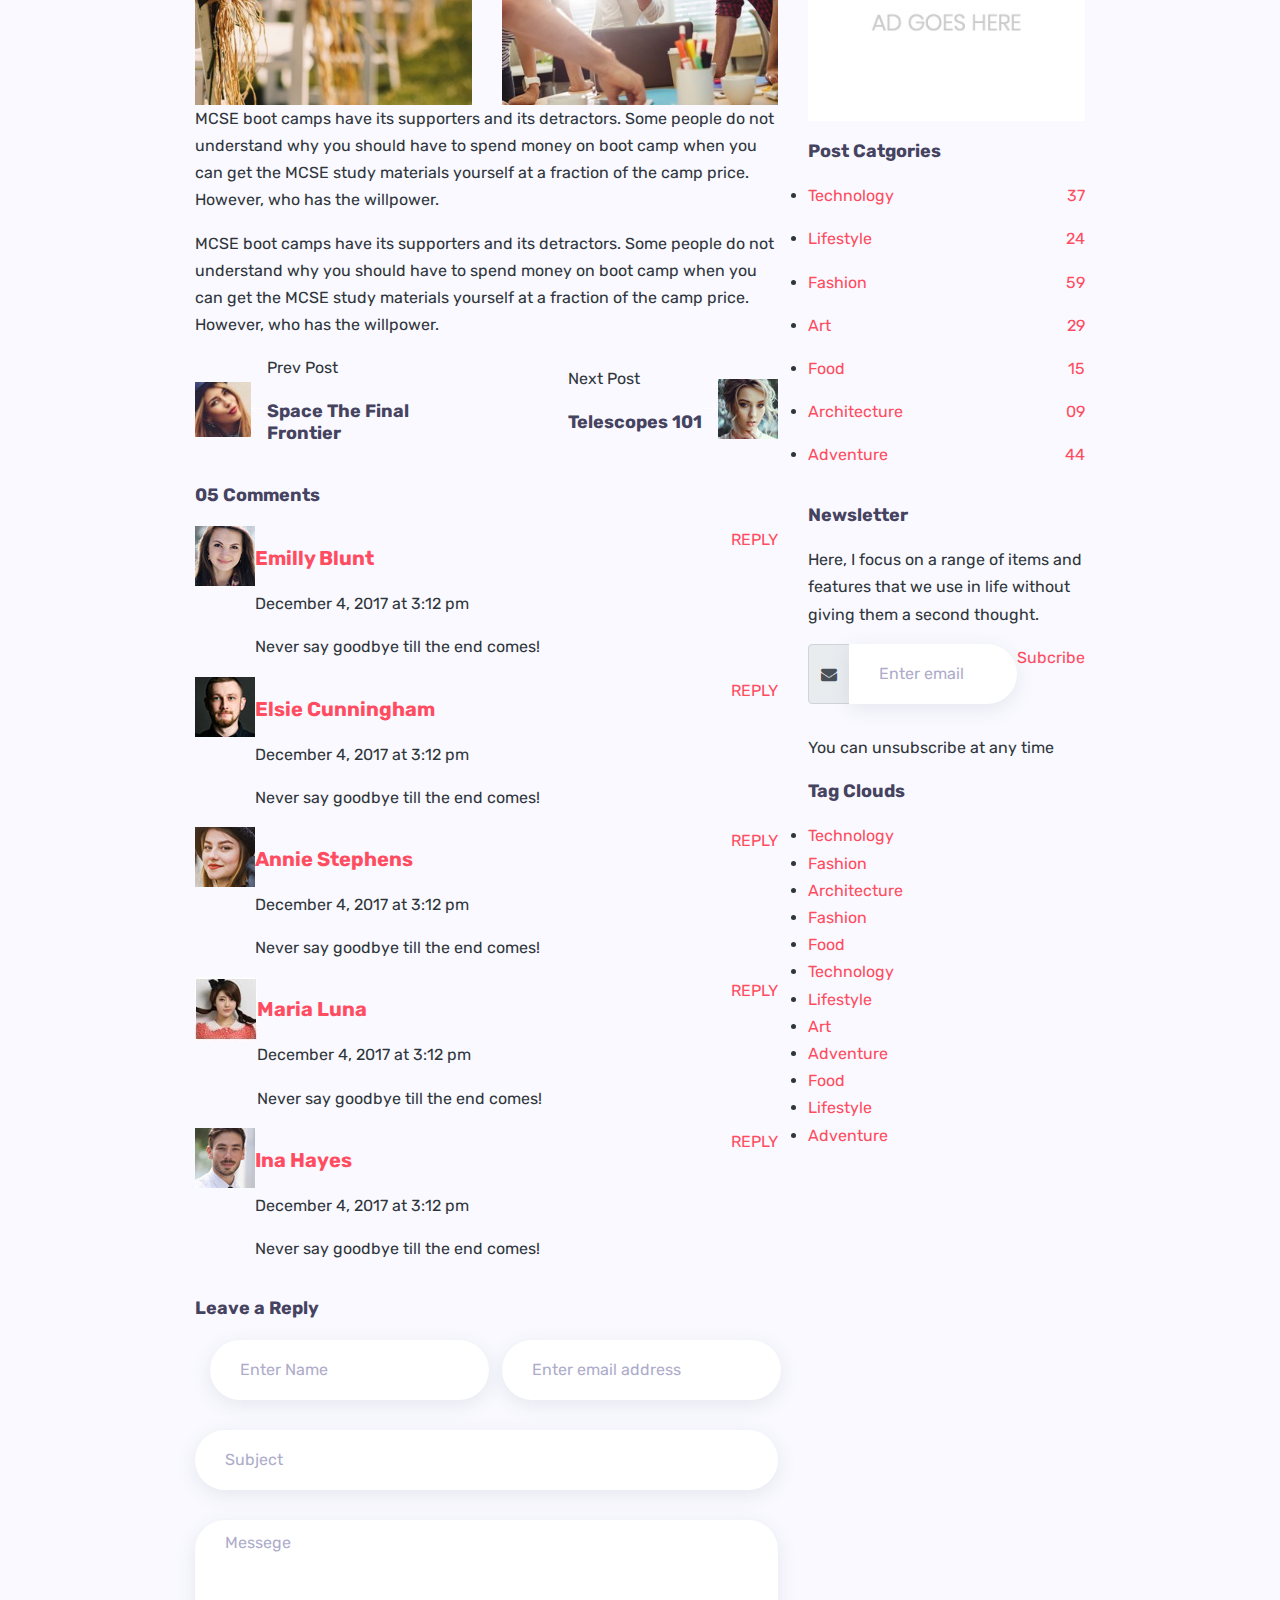
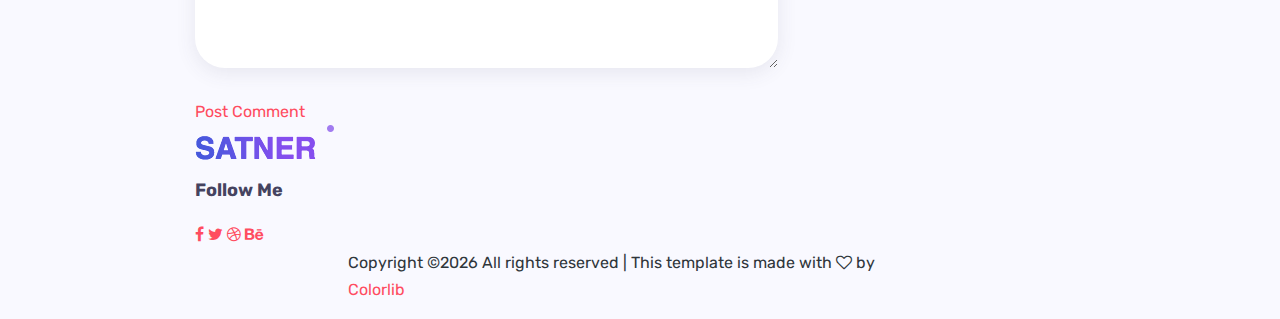
<file: single-blog.html>
<!doctype html>
<html lang="en">

<head>
	<!-- Required meta tags -->
	<meta charset="utf-8">
	<meta name="viewport" content="width=device-width, initial-scale=1, shrink-to-fit=no">
	<link rel="icon" href="img/favicon.png" type="image/png">
	<title>Blog Details</title>
	<!-- Bootstrap CSS -->
	<link rel="stylesheet" href="css/bootstrap.css">
	<link rel="stylesheet" href="vendors/linericon/style.css">
	<link rel="stylesheet" href="css/font-awesome.min.css">
	<link rel="stylesheet" href="vendors/owl-carousel/owl.carousel.min.css">
	<link rel="stylesheet" href="css/magnific-popup.css">
	<link rel="stylesheet" href="vendors/nice-select/css/nice-select.css">
	<!-- main css -->
	<link rel="stylesheet" href="css/style.css">
</head>

<body class="blog_version">

	<!--================ Start Header Area =================-->
	<header class="header_area">
		<div class="main_menu">
			<nav class="navbar navbar-expand-lg navbar-light">
				<div class="container">
					<!-- Brand and toggle get grouped for better mobile display -->
					<a class="navbar-brand logo_h" href="index.html"><img src="img/logo.png" alt=""></a>
					<button class="navbar-toggler" type="button" data-toggle="collapse" data-target="#navbarSupportedContent"
					 aria-controls="navbarSupportedContent" aria-expanded="false" aria-label="Toggle navigation">
						<span class="icon-bar"></span>
						<span class="icon-bar"></span>
						<span class="icon-bar"></span>
					</button>
					<!-- Collect the nav links, forms, and other content for toggling -->
					<div class="collapse navbar-collapse offset" id="navbarSupportedContent">
						<ul class="nav navbar-nav menu_nav justify-content-end">
							<li class="nav-item"><a class="nav-link" href="index.html">Home</a></li>
							<li class="nav-item"><a class="nav-link" href="about.html">About</a></li>
							<li class="nav-item"><a class="nav-link" href="services.html">Services</a></li>
							<li class="nav-item"><a class="nav-link" href="portfolio.html">Portfolio</a></li>
							<li class="nav-item submenu dropdown">
								<a href="#" class="nav-link dropdown-toggle" data-toggle="dropdown" role="button" aria-haspopup="true"
								 aria-expanded="false">Pages</a>
								<ul class="dropdown-menu">
                                    <li class="nav-item"><a class="nav-link" href="elements.html">Elements</a></li>
                                    <li class="nav-item"><a class="nav-link" href="portfolio-details.html">Portfolio Details</a></li>
								</ul>
							</li>
							<li class="nav-item submenu dropdown active">
								<a href="#" class="nav-link dropdown-toggle" data-toggle="dropdown" role="button" aria-haspopup="true"
								 aria-expanded="false">Blog</a>
								<ul class="dropdown-menu">
									<li class="nav-item"><a class="nav-link" href="blog.html">Blog</a></li>
									<li class="nav-item"><a class="nav-link" href="single-blog.html">Blog Details</a></li>
								</ul>
							</li>
							<li class="nav-item"><a class="nav-link" href="contact.html">Contact</a></li>
						</ul>
					</div>
				</div>
			</nav>
		</div>
	</header>
	<!--================ End Header Area =================-->

    <!--================ Start Banner Area =================-->
    <section class="banner_area">
        <div class="banner_inner d-flex align-items-center">
            <div class="container">
                <div class="banner_content text-center">
                    <h2>Blog Details</h2>
                    <div class="page_link">
                        <a href="index.html">Home</a>
                        <a href="blog.html">Blog</a>
                        <a href="single-blog.html">Blog Details</a>
                    </div>
                </div>
            </div>
        </div>
    </section>
    <!--================ End Banner Area =================-->
    
    <!--================Blog Area =================-->
    <section class="blog_area single-post-area section_gap">
        <div class="container">
            <div class="row">
                <div class="col-lg-8 posts-list">
                    <div class="single-post row">
                        <div class="col-lg-12">
                            <div class="feature-img">
                                <img class="img-fluid" src="img/blog/feature-img1.jpg" alt="">
                            </div>									
                        </div>
                        <div class="col-lg-3  col-md-3">
                            <div class="blog_info text-right">
                                <div class="post_tag">
                                    <a href="#">Food,</a>
                                    <a class="active" href="#">Technology,</a>
                                    <a href="#">Politics,</a>
                                    <a href="#">Lifestyle</a>
                                </div>
                                <ul class="blog_meta list">
                                    <li><a href="#">Mark wiens<i class="lnr lnr-user"></i></a></li>
                                    <li><a href="#">12 Dec, 2017<i class="lnr lnr-calendar-full"></i></a></li>
                                    <li><a href="#">1.2M Views<i class="lnr lnr-eye"></i></a></li>
                                    <li><a href="#">06 Comments<i class="lnr lnr-bubble"></i></a></li>
                                </ul>
                                <ul class="social-links">
                                    <li><a href="#"><i class="fa fa-facebook"></i></a></li>
                                    <li><a href="#"><i class="fa fa-twitter"></i></a></li>
                                    <li><a href="#"><i class="fa fa-github"></i></a></li>
                                    <li><a href="#"><i class="fa fa-behance"></i></a></li>
                                </ul>
                            </div>
                        </div>
                        <div class="col-lg-9 col-md-9 blog_details">
                            <h2>Astronomy Binoculars A Great Alternative</h2>
                            <p class="excert">
                                MCSE boot camps have its supporters and its detractors. Some people do not understand why you should have to spend money on boot camp when you can get the MCSE study materials yourself at a fraction.
                            </p>
                            <p>
                                Boot camps have its supporters and its detractors. Some people do not understand why you should have to spend money on boot camp when you can get the MCSE study materials yourself at a fraction of the camp price. However, who has the willpower to actually sit through a self-imposed MCSE training. who has the willpower to actually sit through a self-imposed
                            </p>
                            <p>
                                Boot camps have its supporters and its detractors. Some people do not understand why you should have to spend money on boot camp when you can get the MCSE study materials yourself at a fraction of the camp price. However, who has the willpower to actually sit through a self-imposed MCSE training. who has the willpower to actually sit through a self-imposed
                            </p>
                        </div>
                        <div class="col-lg-12">
                            <div class="quotes">
                                MCSE boot camps have its supporters and its detractors. Some people do not understand why you should have to spend money on boot camp when you can get the MCSE study materials yourself at a fraction of the camp price. However, who has the willpower to actually sit through a self-imposed MCSE training.										
                            </div>
                            <div class="row">
                                <div class="col-6">
                                    <img class="img-fluid" src="img/blog/post-img1.jpg" alt="">
                                </div>
                                <div class="col-6">
                                    <img class="img-fluid" src="img/blog/post-img2.jpg" alt="">
                                </div>	
                                <div class="col-lg-12 mt-25">
                                    <p>
                                        MCSE boot camps have its supporters and its detractors. Some people do not understand why you should have to spend money on boot camp when you can get the MCSE study materials yourself at a fraction of the camp price. However, who has the willpower.
                                    </p>
                                    <p>
                                        MCSE boot camps have its supporters and its detractors. Some people do not understand why you should have to spend money on boot camp when you can get the MCSE study materials yourself at a fraction of the camp price. However, who has the willpower.
                                    </p>											
                                </div>									
                            </div>
                        </div>
                    </div>
                    <div class="navigation-area">
                        <div class="row">
                            <div class="col-lg-6 col-md-6 col-12 nav-left flex-row d-flex justify-content-start align-items-center">
                                <div class="thumb">
                                    <a href="#"><img class="img-fluid" src="img/blog/prev.jpg" alt=""></a>
                                </div>
                                <div class="arrow">
                                    <a href="#"><span class="lnr text-white lnr-arrow-left"></span></a>
                                </div>
                                <div class="detials">
                                    <p>Prev Post</p>
                                    <a href="#"><h4>Space The Final Frontier</h4></a>
                                </div>
                            </div>
                            <div class="col-lg-6 col-md-6 col-12 nav-right flex-row d-flex justify-content-end align-items-center">
                                <div class="detials">
                                    <p>Next Post</p>
                                    <a href="#"><h4>Telescopes 101</h4></a>
                                </div>
                                <div class="arrow">
                                    <a href="#"><span class="lnr text-white lnr-arrow-right"></span></a>
                                </div>
                                <div class="thumb">
                                    <a href="#"><img class="img-fluid" src="img/blog/next.jpg" alt=""></a>
                                </div>										
                            </div>									
                        </div>
                    </div>
                    <div class="comments-area">
                        <h4>05 Comments</h4>
                        <div class="comment-list">
                            <div class="single-comment justify-content-between d-flex">
                                <div class="user justify-content-between d-flex">
                                    <div class="thumb">
                                        <img src="img/blog/c1.jpg" alt="">
                                    </div>
                                    <div class="desc">
                                        <h5><a href="#">Emilly Blunt</a></h5>
                                        <p class="date">December 4, 2017 at 3:12 pm </p>
                                        <p class="comment">
                                            Never say goodbye till the end comes!
                                        </p>
                                    </div>
                                </div>
                                <div class="reply-btn">
                                        <a href="" class="btn-reply text-uppercase">reply</a> 
                                </div>
                            </div>
                        </div>	
                        <div class="comment-list left-padding">
                            <div class="single-comment justify-content-between d-flex">
                                <div class="user justify-content-between d-flex">
                                    <div class="thumb">
                                        <img src="img/blog/c2.jpg" alt="">
                                    </div>
                                    <div class="desc">
                                        <h5><a href="#">Elsie Cunningham</a></h5>
                                        <p class="date">December 4, 2017 at 3:12 pm </p>
                                        <p class="comment">
                                            Never say goodbye till the end comes!
                                        </p>
                                    </div>
                                </div>
                                <div class="reply-btn">
                                        <a href="" class="btn-reply text-uppercase">reply</a> 
                                </div>
                            </div>
                        </div>	
                        <div class="comment-list left-padding">
                            <div class="single-comment justify-content-between d-flex">
                                <div class="user justify-content-between d-flex">
                                    <div class="thumb">
                                        <img src="img/blog/c3.jpg" alt="">
                                    </div>
                                    <div class="desc">
                                        <h5><a href="#">Annie Stephens</a></h5>
                                        <p class="date">December 4, 2017 at 3:12 pm </p>
                                        <p class="comment">
                                            Never say goodbye till the end comes!
                                        </p>
                                    </div>
                                </div>
                                <div class="reply-btn">
                                        <a href="" class="btn-reply text-uppercase">reply</a> 
                                </div>
                            </div>
                        </div>	
                        <div class="comment-list">
                            <div class="single-comment justify-content-between d-flex">
                                <div class="user justify-content-between d-flex">
                                    <div class="thumb">
                                        <img src="img/blog/c4.jpg" alt="">
                                    </div>
                                    <div class="desc">
                                        <h5><a href="#">Maria Luna</a></h5>
                                        <p class="date">December 4, 2017 at 3:12 pm </p>
                                        <p class="comment">
                                            Never say goodbye till the end comes!
                                        </p>
                                    </div>
                                </div>
                                <div class="reply-btn">
                                        <a href="" class="btn-reply text-uppercase">reply</a> 
                                </div>
                            </div>
                        </div>	
                        <div class="comment-list">
                            <div class="single-comment justify-content-between d-flex">
                                <div class="user justify-content-between d-flex">
                                    <div class="thumb">
                                        <img src="img/blog/c5.jpg" alt="">
                                    </div>
                                    <div class="desc">
                                        <h5><a href="#">Ina Hayes</a></h5>
                                        <p class="date">December 4, 2017 at 3:12 pm </p>
                                        <p class="comment">
                                            Never say goodbye till the end comes!
                                        </p>
                                    </div>
                                </div>
                                <div class="reply-btn">
                                        <a href="" class="btn-reply text-uppercase">reply</a> 
                                </div>
                            </div>
                        </div>	                                             				
                    </div>
                    <div class="comment-form">
                        <h4>Leave a Reply</h4>
                        <form>
                            <div class="form-group form-inline">
                                <div class="form-group col-lg-6 col-md-6 name">
                                <input type="text" class="form-control" id="name" placeholder="Enter Name" onfocus="this.placeholder = ''" onblur="this.placeholder = 'Enter Name'">
                                </div>
                                <div class="form-group col-lg-6 col-md-6 email">
                                <input type="email" class="form-control" id="email" placeholder="Enter email address" onfocus="this.placeholder = ''" onblur="this.placeholder = 'Enter email address'">
                                </div>										
                            </div>
                            <div class="form-group">
                                <input type="text" class="form-control" id="subject" placeholder="Subject" onfocus="this.placeholder = ''" onblur="this.placeholder = 'Subject'">
                            </div>
                            <div class="form-group">
                                <textarea class="form-control mb-10" rows="5" name="message" placeholder="Messege" onfocus="this.placeholder = ''" onblur="this.placeholder = 'Messege'" required=""></textarea>
                            </div>
                            <a href="#" class="primary-btn primary_btn"><span>Post Comment</span></a>	
                        </form>
                    </div>
                </div>
                <div class="col-lg-4">
                    <div class="blog_right_sidebar">
                        <aside class="single_sidebar_widget search_widget">
                            <div class="input-group">
                                <input type="text" class="form-control" placeholder="Search Posts">
                                <span class="input-group-btn">
                                    <button class="btn btn-default" type="button"><i class="lnr lnr-magnifier"></i></button>
                                </span>
                            </div><!-- /input-group -->
                            <div class="br"></div>
                        </aside>
                        <aside class="single_sidebar_widget author_widget">
                            <img class="author_img rounded-circle" src="img/blog/author.png" alt="">
                            <h4>Charlie Barber</h4>
                            <p>Senior blog writer</p>
                            <div class="social_icon">
                                <a href="#"><i class="fa fa-facebook"></i></a>
                                <a href="#"><i class="fa fa-twitter"></i></a>
                                <a href="#"><i class="fa fa-github"></i></a>
                                <a href="#"><i class="fa fa-behance"></i></a>
                            </div>
                            <p>Boot camps have its supporters andit sdetractors. Some people do not understand why you should have to spend money on boot camp when you can get. Boot camps have itssuppor ters andits detractors.</p>
                            <div class="br"></div>
                        </aside>
                        <aside class="single_sidebar_widget popular_post_widget">
                            <h3 class="widget_title">Popular Posts</h3>
                            <div class="media post_item">
                                <img src="img/blog/popular-post/post1.jpg" alt="post">
                                <div class="media-body">
                                    <a href="blog-details.html"><h3>Space The Final Frontier</h3></a>
                                    <p>02 Hours ago</p>
                                </div>
                            </div>
                            <div class="media post_item">
                                <img src="img/blog/popular-post/post2.jpg" alt="post">
                                <div class="media-body">
                                    <a href="blog-details.html"><h3>The Amazing Hubble</h3></a>
                                    <p>02 Hours ago</p>
                                </div>
                            </div>
                            <div class="media post_item">
                                <img src="img/blog/popular-post/post3.jpg" alt="post">
                                <div class="media-body">
                                    <a href="blog-details.html"><h3>Astronomy Or Astrology</h3></a>
                                    <p>03 Hours ago</p>
                                </div>
                            </div>
                            <div class="media post_item">
                                <img src="img/blog/popular-post/post4.jpg" alt="post">
                                <div class="media-body">
                                    <a href="blog-details.html"><h3>Asteroids telescope</h3></a>
                                    <p>01 Hours ago</p>
                                </div>
                            </div>
                            <div class="br"></div>
                        </aside>
                        <aside class="single_sidebar_widget ads_widget">
                            <a href="#"><img class="img-fluid" src="img/blog/add.jpg" alt=""></a>
                            <div class="br"></div>
                        </aside>
                        <aside class="single_sidebar_widget post_category_widget">
                            <h4 class="widget_title">Post Catgories</h4>
                            <ul class="list cat-list">
                                <li>
                                    <a href="#" class="d-flex justify-content-between">
                                        <p>Technology</p>
                                        <p>37</p>
                                    </a>
                                </li>
                                <li>
                                    <a href="#" class="d-flex justify-content-between">
                                        <p>Lifestyle</p>
                                        <p>24</p>
                                    </a>
                                </li>
                                <li>
                                    <a href="#" class="d-flex justify-content-between">
                                        <p>Fashion</p>
                                        <p>59</p>
                                    </a>
                                </li>
                                <li>
                                    <a href="#" class="d-flex justify-content-between">
                                        <p>Art</p>
                                        <p>29</p>
                                    </a>
                                </li>
                                <li>
                                    <a href="#" class="d-flex justify-content-between">
                                        <p>Food</p>
                                        <p>15</p>
                                    </a>
                                </li>
                                <li>
                                    <a href="#" class="d-flex justify-content-between">
                                        <p>Architecture</p>
                                        <p>09</p>
                                    </a>
                                </li>
                                <li>
                                    <a href="#" class="d-flex justify-content-between">
                                        <p>Adventure</p>
                                        <p>44</p>
                                    </a>
                                </li>															
                            </ul>
                            <div class="br"></div>
                        </aside>
                        <aside class="single-sidebar-widget newsletter_widget">
                            <h4 class="widget_title">Newsletter</h4>
                            <p>
                            Here, I focus on a range of items and features that we use in life without
                            giving them a second thought.
                            </p>
                            <div class="form-group d-flex flex-row">
                                <div class="input-group">
                                    <div class="input-group-prepend">
                                        <div class="input-group-text"><i class="fa fa-envelope" aria-hidden="true"></i></div>
                                    </div>
                                    <input type="text" class="form-control" id="inlineFormInputGroup" placeholder="Enter email" onfocus="this.placeholder = ''" onblur="this.placeholder = 'Enter email'">
                                </div>
                                <a href="#" class="bbtns">Subcribe</a>
                            </div>	
                            <p class="text-bottom">You can unsubscribe at any time</p>	
                            <div class="br"></div>							
                        </aside>
                        <aside class="single-sidebar-widget tag_cloud_widget">
                            <h4 class="widget_title">Tag Clouds</h4>
                            <ul class="list">
                                <li><a href="#">Technology</a></li>
                                <li><a href="#">Fashion</a></li>
                                <li><a href="#">Architecture</a></li>
                                <li><a href="#">Fashion</a></li>
                                <li><a href="#">Food</a></li>
                                <li><a href="#">Technology</a></li>
                                <li><a href="#">Lifestyle</a></li>
                                <li><a href="#">Art</a></li>
                                <li><a href="#">Adventure</a></li>
                                <li><a href="#">Food</a></li>
                                <li><a href="#">Lifestyle</a></li>
                                <li><a href="#">Adventure</a></li>
                            </ul>
                        </aside>
                    </div>
                </div>
            </div>
        </div>
    </section>
    <!--================Blog Area =================-->
        
    <!--================Footer Area =================-->
	<footer class="footer_area">
        <div class="container">
            <div class="row justify-content-center">
                <div class="col-lg-12">
                    <div class="footer_top flex-column">
                        <div class="footer_logo">
                            <a href="#">
                                <img src="img/logo.png" alt="">
                            </a>
                            <h4>Follow Me</h4>
                        </div>
                        <div class="footer_social">
                            <a href="#"><i class="fa fa-facebook"></i></a>
                            <a href="#"><i class="fa fa-twitter"></i></a>
                            <a href="#"><i class="fa fa-dribbble"></i></a>
                            <a href="#"><i class="fa fa-behance"></i></a>
                        </div>
                    </div>
                </div>
            </div>
            <div class="row footer_bottom justify-content-center">
                <p class="col-lg-8 col-sm-12 footer-text">
                    <!-- Link back to Colorlib can't be removed. Template is licensed under CC BY 3.0. -->
Copyright &copy;<script>document.write(new Date().getFullYear());</script> All rights reserved | This template is made with <i class="fa fa-heart-o" aria-hidden="true"></i> by <a href="https://colorlib.com" target="_blank">Colorlib</a>
<!-- Link back to Colorlib can't be removed. Template is licensed under CC BY 3.0. --></p>
            </div>
        </div>
    </footer>
    <!--================End Footer Area =================-->
       
        <!-- Optional JavaScript -->
        <!-- jQuery first, then Popper.js, then Bootstrap JS -->
        <script src="js/jquery-3.2.1.min.js"></script>
        <script src="js/popper.js"></script>
        <script src="js/bootstrap.min.js"></script>
        <script src="js/stellar.js"></script>
        <script src="vendors/lightbox/simpleLightbox.min.js"></script>
        <script src="vendors/nice-select/js/jquery.nice-select.min.js"></script>
        <script src="vendors/isotope/imagesloaded.pkgd.min.js"></script>
        <script src="vendors/isotope/isotope-min.js"></script>
        <script src="vendors/owl-carousel/owl.carousel.min.js"></script>
        <script src="js/jquery.ajaxchimp.min.js"></script>
        <script src="js/mail-script.js"></script>
        <script src="js/theme.js"></script>
    </body>
    </html>
</file>
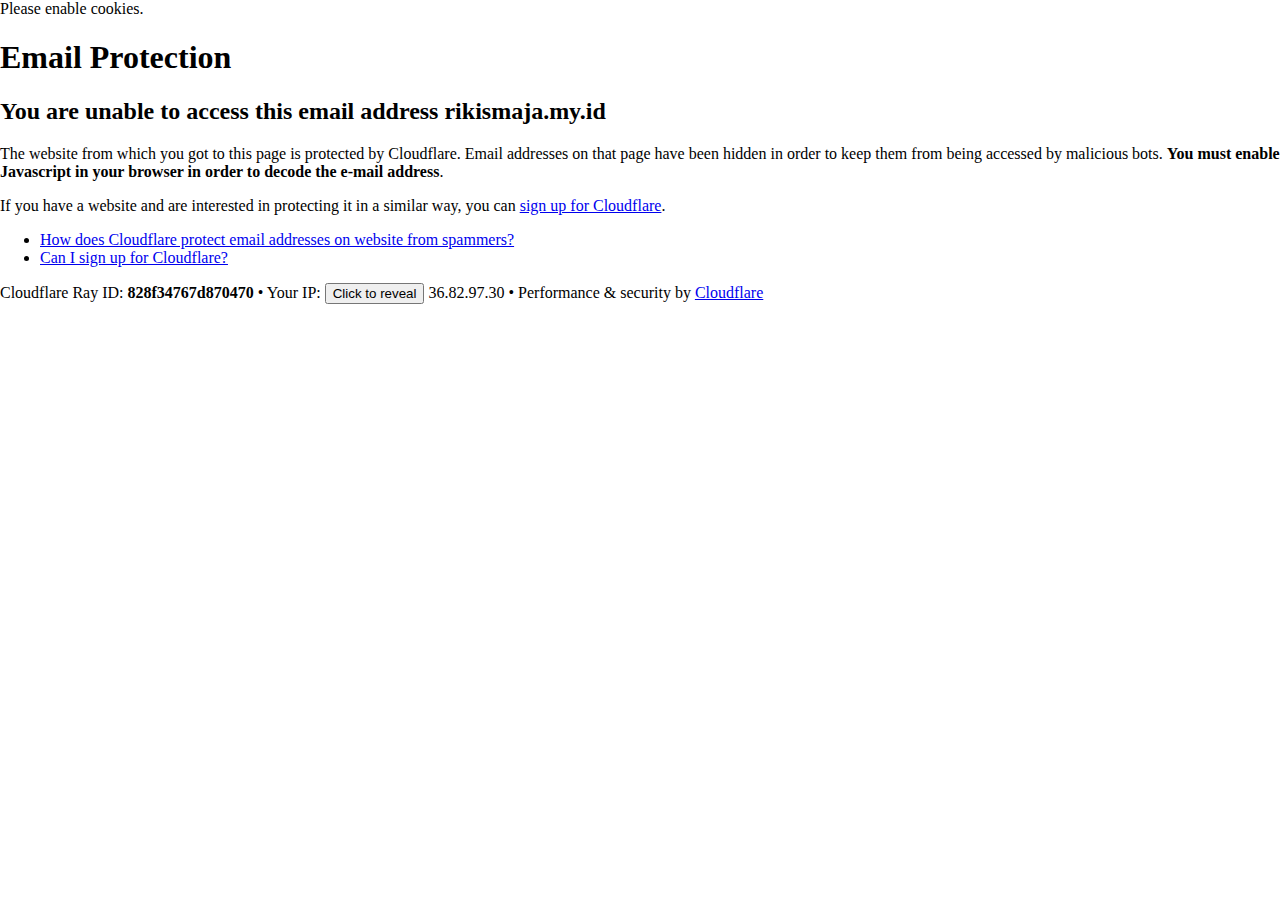
<file: cdn-cgi/l/email-protection.html>
<!DOCTYPE html>
<!--[if lt IE 7]> <html class="no-js ie6 oldie" lang="en-US"> <![endif]-->
<!--[if IE 7]>    <html class="no-js ie7 oldie" lang="en-US"> <![endif]-->
<!--[if IE 8]>    <html class="no-js ie8 oldie" lang="en-US"> <![endif]-->
<!--[if gt IE 8]><!--> <html class="no-js" lang="en-US"> <!--<![endif]-->

<!-- Mirrored from rikismaja.my.id/cdn-cgi/l/email-protection by HTTrack Website Copier/3.x [XR&CO'2014], Mon, 20 Nov 2023 08:13:40 GMT -->
<!-- Added by HTTrack --><meta http-equiv="content-type" content="text/html;charset=UTF-8" /><!-- /Added by HTTrack -->
<head>
<title>Email Protection | Cloudflare</title>
<meta charset="UTF-8" />
<meta http-equiv="Content-Type" content="text/html; charset=UTF-8" />
<meta http-equiv="X-UA-Compatible" content="IE=Edge" />
<meta name="robots" content="noindex, nofollow" />
<meta name="viewport" content="width=device-width,initial-scale=1" />
<link rel="stylesheet" id="cf_styles-css" href="https://rikismaja.my.id/cdn-cgi/styles/cf.errors.css" />
<!--[if lt IE 9]><link rel="stylesheet" id='cf_styles-ie-css' href="/cdn-cgi/styles/cf.errors.ie.css" /><![endif]-->
<style>body{margin:0;padding:0}</style>


<!--[if gte IE 10]><!-->
<script>
  if (!navigator.cookieEnabled) {
    window.addEventListener('DOMContentLoaded', function () {
      var cookieEl = document.getElementById('cookie-alert');
      cookieEl.style.display = 'block';
    })
  }
</script>
<!--<![endif]-->


</head>
<body>
  <div id="cf-wrapper">
    <div class="cf-alert cf-alert-error cf-cookie-error" id="cookie-alert" data-translate="enable_cookies">Please enable cookies.</div>
    <div id="cf-error-details" class="cf-error-details-wrapper">
      <div class="cf-wrapper cf-header cf-error-overview">
        <h1 data-translate="block_headline">Email Protection</h1>
        <h2 class="cf-subheadline"><span data-translate="unable_to_access">You are unable to access this email address</span> rikismaja.my.id</h2>
      </div><!-- /.header -->

      <div class="cf-section cf-wrapper">
        <div class="cf-columns two">
          <div class="cf-column">
            <p>The website from which you got to this page is protected by Cloudflare. Email addresses on that page have been hidden in order to keep them from being accessed by malicious bots. <strong>You must enable Javascript in your browser in order to decode the e-mail address</strong>.</p>
            <p>If you have a website and are interested in protecting it in a similar way, you can <a rel="noopener noreferrer" href="https://www.cloudflare.com/sign-up?utm_source=email_protection">sign up for Cloudflare</a>.</p>
          </div>

          <div class="cf-column">
            <div class="grid_4">
              <div class="rail">
                  <div class="panel">
                      <ul class="nobullets">
                        <li><a rel="noopener noreferrer" class="modal-link-faq" href="https://support.cloudflare.com/hc/en-us/articles/200170016-What-is-Email-Address-Obfuscation-">How does Cloudflare protect email addresses on website from spammers?</a></li>
                        <li><a rel="noopener noreferrer" class="modal-link-faq" href="https://support.cloudflare.com/hc/en-us/categories/200275218-Getting-Started">Can I sign up for Cloudflare?</a></li>
                    </ul>
                </div>
              </div>
            </div>
          </div>
        </div>
      </div><!-- /.section -->

      <div class="cf-error-footer cf-wrapper w-240 lg:w-full py-10 sm:py-4 sm:px-8 mx-auto text-center sm:text-left border-solid border-0 border-t border-gray-300">
  <p class="text-13">
    <span class="cf-footer-item sm:block sm:mb-1">Cloudflare Ray ID: <strong class="font-semibold">828f34767d870470</strong></span>
    <span class="cf-footer-separator sm:hidden">&bull;</span>
    <span id="cf-footer-item-ip" class="cf-footer-item hidden sm:block sm:mb-1">
      Your IP:
      <button type="button" id="cf-footer-ip-reveal" class="cf-footer-ip-reveal-btn">Click to reveal</button>
      <span class="hidden" id="cf-footer-ip">36.82.97.30</span>
      <span class="cf-footer-separator sm:hidden">&bull;</span>
    </span>
    <span class="cf-footer-item sm:block sm:mb-1"><span>Performance &amp; security by</span> <a rel="noopener noreferrer" href="https://www.cloudflare.com/5xx-error-landing" id="brand_link" target="_blank">Cloudflare</a></span>
    
  </p>
  <script>(function(){function d(){var b=a.getElementById("cf-footer-item-ip"),c=a.getElementById("cf-footer-ip-reveal");b&&"classList"in b&&(b.classList.remove("hidden"),c.addEventListener("click",function(){c.classList.add("hidden");a.getElementById("cf-footer-ip").classList.remove("hidden")}))}var a=document;document.addEventListener&&a.addEventListener("DOMContentLoaded",d)})();</script>
</div><!-- /.error-footer -->


    </div><!-- /#cf-error-details -->
  </div><!-- /#cf-wrapper -->

  <script>
  window._cf_translation = {};
  
  
</script>

</body>

<!-- Mirrored from rikismaja.my.id/cdn-cgi/l/email-protection by HTTrack Website Copier/3.x [XR&CO'2014], Mon, 20 Nov 2023 08:13:40 GMT -->
</html>
</file>
<file: css/unicons.css>
@font-face {
  font-family: 'unicons';
  src: url('../font/unicons.eot?42479262');
  src: url('../font/unicons.eot?42479262#iefix') format('embedded-opentype'),
       url('../font/unicons.woff2?42479262') format('woff2'),
       url('../font/unicons.woff?42479262') format('woff'),
       url('../font/unicons.ttf?42479262') format('truetype'),
       url('../font/unicons.svg?42479262#unicons') format('svg');
  font-weight: normal;
  font-style: normal;
}
/* Chrome hack: SVG is rendered more smooth in Windozze. 100% magic, uncomment if you need it. */
/* Note, that will break hinting! In other OS-es font will be not as sharp as it could be */
/*
@media screen and (-webkit-min-device-pixel-ratio:0) {
  @font-face {
    font-family: 'unicons';
    src: url('../font/unicons.svg?42479262#unicons') format('svg');
  }
}
*/
 
 [class^="uil-"]:before, [class*=" uil-"]:before {
  font-family: "unicons";
  font-style: normal;
  font-weight: normal;
  speak: none;
 
  display: inline-block;
  text-decoration: inherit;
  width: 1em;
  margin-right: .2em;
  text-align: center;
  /* opacity: .8; */
 
  /* For safety - reset parent styles, that can break glyph codes*/
  font-variant: normal;
  text-transform: none;
 
  /* fix buttons height, for twitter bootstrap */
  line-height: 1em;
 
  /* Animation center compensation - margins should be symmetric */
  /* remove if not needed */
  margin-left: .2em;
 
  /* you can be more comfortable with increased icons size */
  /* font-size: 120%; */
 
  /* Font smoothing. That was taken from TWBS */
  -webkit-font-smoothing: antialiased;
  -moz-osx-font-smoothing: grayscale;
 
  /* Uncomment for 3D effect */
  /* text-shadow: 1px 1px 1px rgba(127, 127, 127, 0.3); */
}
 
.uil-abacus:before { content: '\e800'; } /* '' */
.uil-accessible-icon-alt:before { content: '\e801'; } /* '' */
.uil-adjust-alt:before { content: '\e802'; } /* '' */
.uil-adjust-circle:before { content: '\e803'; } /* '' */
.uil-adjust-half:before { content: '\e804'; } /* '' */
.uil-adjust:before { content: '\e805'; } /* '' */
.uil-airplay:before { content: '\e806'; } /* '' */
.uil-align-alt:before { content: '\e807'; } /* '' */
.uil-align-center-alt:before { content: '\e808'; } /* '' */
.uil-align-center-h:before { content: '\e809'; } /* '' */
.uil-align-center-justify:before { content: '\e80a'; } /* '' */
.uil-align-center-v:before { content: '\e80b'; } /* '' */
.uil-align-center:before { content: '\e80c'; } /* '' */
.uil-align-justify:before { content: '\e80d'; } /* '' */
.uil-align-left-justify:before { content: '\e80e'; } /* '' */
.uil-align-left:before { content: '\e80f'; } /* '' */
.uil-align-letter-right:before { content: '\e810'; } /* '' */
.uil-align-right-justify:before { content: '\e811'; } /* '' */
.uil-align-right:before { content: '\e812'; } /* '' */
.uil-align:before { content: '\e813'; } /* '' */
.uil-ambulance:before { content: '\e814'; } /* '' */
.uil-analysis:before { content: '\e815'; } /* '' */
.uil-analytics:before { content: '\e816'; } /* '' */
.uil-anchor:before { content: '\e817'; } /* '' */
.uil-android-phone-slash:before { content: '\e818'; } /* '' */
.uil-angle-double-down:before { content: '\e819'; } /* '' */
.uil-angle-double-left:before { content: '\e81a'; } /* '' */
.uil-angle-double-right:before { content: '\e81b'; } /* '' */
.uil-angle-double-up:before { content: '\e81c'; } /* '' */
.uil-angle-down:before { content: '\e81d'; } /* '' */
.uil-angle-left:before { content: '\e81e'; } /* '' */
.uil-angle-right-b:before { content: '\e81f'; } /* '' */
.uil-angle-right:before { content: '\e820'; } /* '' */
.uil-angle-up:before { content: '\e821'; } /* '' */
.uil-annoyed-alt:before { content: '\e822'; } /* '' */
.uil-annoyed:before { content: '\e823'; } /* '' */
.uil-apps:before { content: '\e824'; } /* '' */
.uil-archive-alt:before { content: '\e825'; } /* '' */
.uil-archive:before { content: '\e826'; } /* '' */
.uil-arrow-break:before { content: '\e827'; } /* '' */
.uil-arrow-circle-down:before { content: '\e828'; } /* '' */
.uil-arrow-circle-left:before { content: '\e829'; } /* '' */
.uil-arrow-circle-right:before { content: '\e82a'; } /* '' */
.uil-arrow-circle-up:before { content: '\e82b'; } /* '' */
.uil-arrow-compress-h:before { content: '\e82c'; } /* '' */
.uil-arrow-down-left:before { content: '\e82d'; } /* '' */
.uil-arrow-down-right:before { content: '\e82e'; } /* '' */
.uil-arrow-down:before { content: '\e82f'; } /* '' */
.uil-arrow-from-right:before { content: '\e830'; } /* '' */
.uil-arrow-from-top:before { content: '\e831'; } /* '' */
.uil-arrow-growth:before { content: '\e832'; } /* '' */
.uil-arrow-left:before { content: '\e833'; } /* '' */
.uil-arrow-random:before { content: '\e834'; } /* '' */
.uil-arrow-resize-diagonal:before { content: '\e835'; } /* '' */
.uil-arrow-right:before { content: '\e836'; } /* '' */
.uil-arrow-to-bottom:before { content: '\e837'; } /* '' */
.uil-arrow-to-right:before { content: '\e838'; } /* '' */
.uil-arrow-up-left:before { content: '\e839'; } /* '' */
.uil-arrow-up-right:before { content: '\e83a'; } /* '' */
.uil-arrow-up:before { content: '\e83b'; } /* '' */
.uil-arrows-h-alt:before { content: '\e83c'; } /* '' */
.uil-arrows-h:before { content: '\e83d'; } /* '' */
.uil-arrows-left-down:before { content: '\e83e'; } /* '' */
.uil-arrows-maximize:before { content: '\e83f'; } /* '' */
.uil-arrows-merge:before { content: '\e840'; } /* '' */
.uil-arrows-resize-h:before { content: '\e841'; } /* '' */
.uil-arrows-resize-v:before { content: '\e842'; } /* '' */
.uil-arrows-resize:before { content: '\e843'; } /* '' */
.uil-arrows-right-down:before { content: '\e844'; } /* '' */
.uil-arrows-shrink-h:before { content: '\e845'; } /* '' */
.uil-arrows-shrink-v:before { content: '\e846'; } /* '' */
.uil-arrows-up-right:before { content: '\e847'; } /* '' */
.uil-arrows-v-alt:before { content: '\e848'; } /* '' */
.uil-arrows-v:before { content: '\e849'; } /* '' */
.uil-at:before { content: '\e84a'; } /* '' */
.uil-atm-card:before { content: '\e84b'; } /* '' */
.uil-atom:before { content: '\e84c'; } /* '' */
.uil-auto-flash:before { content: '\e84d'; } /* '' */
.uil-award-alt:before { content: '\e84e'; } /* '' */
.uil-award:before { content: '\e84f'; } /* '' */
.uil-baby-carriage:before { content: '\e850'; } /* '' */
.uil-backpack:before { content: '\e851'; } /* '' */
.uil-backspace:before { content: '\e852'; } /* '' */
.uil-backward:before { content: '\e853'; } /* '' */
.uil-bag-alt:before { content: '\e854'; } /* '' */
.uil-bag-slash:before { content: '\e855'; } /* '' */
.uil-bag:before { content: '\e856'; } /* '' */
.uil-ball:before { content: '\e857'; } /* '' */
.uil-ban:before { content: '\e858'; } /* '' */
.uil-bars:before { content: '\e859'; } /* '' */
.uil-basketball-hoop:before { content: '\e85a'; } /* '' */
.uil-basketball:before { content: '\e85b'; } /* '' */
.uil-battery-bolt:before { content: '\e85c'; } /* '' */
.uil-battery-empty:before { content: '\e85d'; } /* '' */
.uil-bed-double:before { content: '\e85e'; } /* '' */
.uil-bed:before { content: '\e85f'; } /* '' */
.uil-bell-school:before { content: '\e860'; } /* '' */
.uil-bell-slash:before { content: '\e861'; } /* '' */
.uil-bill:before { content: '\e862'; } /* '' */
.uil-bitcoin-circle:before { content: '\e863'; } /* '' */
.uil-bitcoin:before { content: '\e864'; } /* '' */
.uil-bluetooth-b:before { content: '\e865'; } /* '' */
.uil-bolt-alt:before { content: '\e866'; } /* '' */
.uil-bolt-slash:before { content: '\e867'; } /* '' */
.uil-bolt:before { content: '\e868'; } /* '' */
.uil-book-alt:before { content: '\e869'; } /* '' */
.uil-book-medical:before { content: '\e86a'; } /* '' */
.uil-book-open:before { content: '\e86b'; } /* '' */
.uil-book-reader:before { content: '\e86c'; } /* '' */
.uil-book:before { content: '\e86d'; } /* '' */
.uil-bookmark-full:before { content: '\e86e'; } /* '' */
.uil-bookmark:before { content: '\e86f'; } /* '' */
.uil-books:before { content: '\e870'; } /* '' */
.uil-boombox:before { content: '\e871'; } /* '' */
.uil-border-alt:before { content: '\e872'; } /* '' */
.uil-border-bottom:before { content: '\e873'; } /* '' */
.uil-border-clear:before { content: '\e874'; } /* '' */
.uil-border-horizontal:before { content: '\e875'; } /* '' */
.uil-border-inner:before { content: '\e876'; } /* '' */
.uil-border-left:before { content: '\e877'; } /* '' */
.uil-border-out:before { content: '\e878'; } /* '' */
.uil-border-right:before { content: '\e879'; } /* '' */
.uil-border-top:before { content: '\e87a'; } /* '' */
.uil-border-vertical:before { content: '\e87b'; } /* '' */
.uil-box:before { content: '\e87c'; } /* '' */
.uil-briefcase-alt:before { content: '\e87d'; } /* '' */
.uil-briefcase:before { content: '\e87e'; } /* '' */
.uil-bright:before { content: '\e87f'; } /* '' */
.uil-brightness-empty:before { content: '\e880'; } /* '' */
.uil-brightness-half:before { content: '\e881'; } /* '' */
.uil-brightness-low:before { content: '\e882'; } /* '' */
.uil-brightness-minus:before { content: '\e883'; } /* '' */
.uil-brightness-plus:before { content: '\e884'; } /* '' */
.uil-brightness:before { content: '\e885'; } /* '' */
.uil-bring-bottom:before { content: '\e886'; } /* '' */
.uil-bring-front:before { content: '\e887'; } /* '' */
.uil-brush-alt:before { content: '\e888'; } /* '' */
.uil-bug:before { content: '\e889'; } /* '' */
.uil-building:before { content: '\e88a'; } /* '' */
.uil-bullseye:before { content: '\e88b'; } /* '' */
.uil-bus-alt:before { content: '\e88c'; } /* '' */
.uil-bus-school:before { content: '\e88d'; } /* '' */
.uil-bus:before { content: '\e88e'; } /* '' */
.uil-calcualtor:before { content: '\e88f'; } /* '' */
.uil-calculator-alt:before { content: '\e890'; } /* '' */
.uil-calendar-alt:before { content: '\e891'; } /* '' */
.uil-calendar-slash:before { content: '\e892'; } /* '' */
.uil-calender:before { content: '\e893'; } /* '' */
.uil-calling:before { content: '\e894'; } /* '' */
.uil-camera-plus:before { content: '\e895'; } /* '' */
.uil-camera-slash:before { content: '\e896'; } /* '' */
.uil-camera:before { content: '\e897'; } /* '' */
.uil-cancel:before { content: '\e898'; } /* '' */
.uil-capsule:before { content: '\e899'; } /* '' */
.uil-capture:before { content: '\e89a'; } /* '' */
.uil-car-sideview:before { content: '\e89b'; } /* '' */
.uil-car-slash:before { content: '\e89c'; } /* '' */
.uil-car-wash:before { content: '\e89d'; } /* '' */
.uil-car:before { content: '\e89e'; } /* '' */
.uil-card-atm:before { content: '\e89f'; } /* '' */
.uil-caret-right:before { content: '\e8a0'; } /* '' */
.uil-cart:before { content: '\e8a1'; } /* '' */
.uil-cell:before { content: '\e8a2'; } /* '' */
.uil-celsius:before { content: '\e8a3'; } /* '' */
.uil-chart-bar-alt:before { content: '\e8a4'; } /* '' */
.uil-chart-bar:before { content: '\e8a5'; } /* '' */
.uil-chart-down:before { content: '\e8a6'; } /* '' */
.uil-chart-growth-alt:before { content: '\e8a7'; } /* '' */
.uil-chart-growth:before { content: '\e8a8'; } /* '' */
.uil-chart-line:before { content: '\e8a9'; } /* '' */
.uil-chart-pie-alt:before { content: '\e8aa'; } /* '' */
.uil-chart-pie:before { content: '\e8ab'; } /* '' */
.uil-chart:before { content: '\e8ac'; } /* '' */
.uil-chat-bubble-user:before { content: '\e8ad'; } /* '' */
.uil-chat-info:before { content: '\e8ae'; } /* '' */
.uil-chat:before { content: '\e8af'; } /* '' */
.uil-check-circle:before { content: '\e8b0'; } /* '' */
.uil-check-square:before { content: '\e8b1'; } /* '' */
.uil-check:before { content: '\e8b2'; } /* '' */
.uil-circle-layer:before { content: '\e8b3'; } /* '' */
.uil-circle:before { content: '\e8b4'; } /* '' */
.uil-circuit:before { content: '\e8b5'; } /* '' */
.uil-clapper-board:before { content: '\e8b6'; } /* '' */
.uil-clipboard-alt:before { content: '\e8b7'; } /* '' */
.uil-clipboard-blank:before { content: '\e8b8'; } /* '' */
.uil-clipboard-notes:before { content: '\e8b9'; } /* '' */
.uil-clipboard:before { content: '\e8ba'; } /* '' */
.uil-clock-eight:before { content: '\e8bb'; } /* '' */
.uil-clock-five:before { content: '\e8bc'; } /* '' */
.uil-clock-nine:before { content: '\e8bd'; } /* '' */
.uil-clock-seven:before { content: '\e8be'; } /* '' */
.uil-clock-ten:before { content: '\e8bf'; } /* '' */
.uil-clock-three:before { content: '\e8c0'; } /* '' */
.uil-clock-two:before { content: '\e8c1'; } /* '' */
.uil-clock:before { content: '\e8c2'; } /* '' */
.uil-closed-captioning:before { content: '\e8c3'; } /* '' */
.uil-cloud-block:before { content: '\e8c4'; } /* '' */
.uil-cloud-bookmark:before { content: '\e8c5'; } /* '' */
.uil-cloud-check:before { content: '\e8c6'; } /* '' */
.uil-cloud-computing:before { content: '\e8c7'; } /* '' */
.uil-cloud-data-connection:before { content: '\e8c8'; } /* '' */
.uil-cloud-database-tree:before { content: '\e8c9'; } /* '' */
.uil-cloud-download:before { content: '\e8ca'; } /* '' */
.uil-cloud-drizzle:before { content: '\e8cb'; } /* '' */
.uil-cloud-exclamation:before { content: '\e8cc'; } /* '' */
.uil-cloud-hail:before { content: '\e8cd'; } /* '' */
.uil-cloud-heart:before { content: '\e8ce'; } /* '' */
.uil-cloud-info:before { content: '\e8cf'; } /* '' */
.uil-cloud-lock:before { content: '\e8d0'; } /* '' */
.uil-cloud-meatball:before { content: '\e8d1'; } /* '' */
.uil-cloud-moon-hail:before { content: '\e8d2'; } /* '' */
.uil-cloud-moon-meatball:before { content: '\e8d3'; } /* '' */
.uil-cloud-moon-rain:before { content: '\e8d4'; } /* '' */
.uil-cloud-moon-showers:before { content: '\e8d5'; } /* '' */
.uil-cloud-moon:before { content: '\e8d6'; } /* '' */
.uil-cloud-question:before { content: '\e8d7'; } /* '' */
.uil-cloud-rain-sun:before { content: '\e8d8'; } /* '' */
.uil-cloud-rain:before { content: '\e8d9'; } /* '' */
.uil-cloud-redo:before { content: '\e8da'; } /* '' */
.uil-cloud-set:before { content: '\e8db'; } /* '' */
.uil-cloud-share:before { content: '\e8dc'; } /* '' */
.uil-cloud-shield:before { content: '\e8dd'; } /* '' */
.uil-cloud-showers-alt:before { content: '\e8de'; } /* '' */
.uil-cloud-showers-heavy:before { content: '\e8df'; } /* '' */
.uil-cloud-showers:before { content: '\e8e0'; } /* '' */
.uil-cloud-slash:before { content: '\e8e1'; } /* '' */
.uil-cloud-sun-hail:before { content: '\e8e2'; } /* '' */
.uil-cloud-sun-meatball:before { content: '\e8e3'; } /* '' */
.uil-cloud-sun-rain-alt:before { content: '\e8e4'; } /* '' */
.uil-cloud-sun-rain:before { content: '\e8e5'; } /* '' */
.uil-cloud-sun-tear:before { content: '\e8e6'; } /* '' */
.uil-cloud-sun:before { content: '\e8e7'; } /* '' */
.uil-cloud-times:before { content: '\e8e8'; } /* '' */
.uil-cloud-unlock:before { content: '\e8e9'; } /* '' */
.uil-cloud-upload:before { content: '\e8ea'; } /* '' */
.uil-cloud-wifi:before { content: '\e8eb'; } /* '' */
.uil-cloud-wind:before { content: '\e8ec'; } /* '' */
.uil-cloud:before { content: '\e8ed'; } /* '' */
.uil-clouds:before { content: '\e8ee'; } /* '' */
.uil-club:before { content: '\e8ef'; } /* '' */
.uil-code:before { content: '\e8f0'; } /* '' */
.uil-coffee:before { content: '\e8f1'; } /* '' */
.uil-cog:before { content: '\e8f2'; } /* '' */
.uil-coins:before { content: '\e8f3'; } /* '' */
.uil-columns:before { content: '\e8f4'; } /* '' */
.uil-comment-alt-block:before { content: '\e8f5'; } /* '' */
.uil-comment-alt-chart-lines:before { content: '\e8f6'; } /* '' */
.uil-comment-alt-check:before { content: '\e8f7'; } /* '' */
.uil-comment-alt-dots:before { content: '\e8f8'; } /* '' */
.uil-comment-alt-download:before { content: '\e8f9'; } /* '' */
.uil-comment-alt-edit:before { content: '\e8fa'; } /* '' */
.uil-comment-alt-exclamation:before { content: '\e8fb'; } /* '' */
.uil-comment-alt-heart:before { content: '\e8fc'; } /* '' */
.uil-comment-alt-image:before { content: '\e8fd'; } /* '' */
.uil-comment-alt-info:before { content: '\e8fe'; } /* '' */
.uil-comment-alt-lines:before { content: '\e8ff'; } /* '' */
.uil-comment-alt-lock:before { content: '\e900'; } /* '' */
.uil-comment-alt-medical:before { content: '\e901'; } /* '' */
.uil-comment-alt-message:before { content: '\e902'; } /* '' */
.uil-comment-alt-notes:before { content: '\e903'; } /* '' */
.uil-comment-alt-plus:before { content: '\e904'; } /* '' */
.uil-comment-alt-question:before { content: '\e905'; } /* '' */
.uil-comment-alt-redo:before { content: '\e906'; } /* '' */
.uil-comment-alt-search:before { content: '\e907'; } /* '' */
.uil-comment-alt-share:before { content: '\e908'; } /* '' */
.uil-comment-alt-shield:before { content: '\e909'; } /* '' */
.uil-comment-alt-upload:before { content: '\e90a'; } /* '' */
.uil-comment-alt-verify:before { content: '\e90b'; } /* '' */
.uil-comment-alt:before { content: '\e90c'; } /* '' */
.uil-comment-block:before { content: '\e90d'; } /* '' */
.uil-comment-chart-line:before { content: '\e90e'; } /* '' */
.uil-comment-check:before { content: '\e90f'; } /* '' */
.uil-comment-dots:before { content: '\e910'; } /* '' */
.uil-comment-download:before { content: '\e911'; } /* '' */
.uil-comment-edit:before { content: '\e912'; } /* '' */
.uil-comment-exclamation:before { content: '\e913'; } /* '' */
.uil-comment-heart:before { content: '\e914'; } /* '' */
.uil-comment-image:before { content: '\e915'; } /* '' */
.uil-comment-info-alt:before { content: '\e916'; } /* '' */
.uil-comment-info:before { content: '\e917'; } /* '' */
.uil-comment-lines:before { content: '\e918'; } /* '' */
.uil-comment-lock:before { content: '\e919'; } /* '' */
.uil-comment-medical:before { content: '\e91a'; } /* '' */
.uil-comment-message:before { content: '\e91b'; } /* '' */
.uil-comment-notes:before { content: '\e91c'; } /* '' */
.uil-comment-plus:before { content: '\e91d'; } /* '' */
.uil-comment-question:before { content: '\e91e'; } /* '' */
.uil-comment-redo:before { content: '\e91f'; } /* '' */
.uil-comment-search:before { content: '\e920'; } /* '' */
.uil-comment-share:before { content: '\e921'; } /* '' */
.uil-comment-shield:before { content: '\e922'; } /* '' */
.uil-comment-slash:before { content: '\e923'; } /* '' */
.uil-comment-upload:before { content: '\e924'; } /* '' */
.uil-comment-verify:before { content: '\e925'; } /* '' */
.uil-comment:before { content: '\e926'; } /* '' */
.uil-comments-alt:before { content: '\e927'; } /* '' */
.uil-comments:before { content: '\e928'; } /* '' */
.uil-commnet-alt-slash:before { content: '\e929'; } /* '' */
.uil-compact-disc:before { content: '\e92a'; } /* '' */
.uil-compass:before { content: '\e92b'; } /* '' */
.uil-compress-alt-left:before { content: '\e92c'; } /* '' */
.uil-compress-alt:before { content: '\e92d'; } /* '' */
.uil-compress-arrows:before { content: '\e92e'; } /* '' */
.uil-compress-lines:before { content: '\e92f'; } /* '' */
.uil-compress-point:before { content: '\e930'; } /* '' */
.uil-compress-v:before { content: '\e931'; } /* '' */
.uil-compress:before { content: '\e932'; } /* '' */
.uil-computer-mouse:before { content: '\e933'; } /* '' */
.uil-confused:before { content: '\e934'; } /* '' */
.uil-constructor:before { content: '\e935'; } /* '' */
.uil-copy-alt:before { content: '\e936'; } /* '' */
.uil-copy-landscape:before { content: '\e937'; } /* '' */
.uil-copy:before { content: '\e938'; } /* '' */
.uil-copyright:before { content: '\e939'; } /* '' */
.uil-corner-down-left:before { content: '\e93a'; } /* '' */
.uil-corner-down-right-alt:before { content: '\e93b'; } /* '' */
.uil-corner-down-right:before { content: '\e93c'; } /* '' */
.uil-corner-left-down:before { content: '\e93d'; } /* '' */
.uil-corner-right-down:before { content: '\e93e'; } /* '' */
.uil-corner-up-left-alt:before { content: '\e93f'; } /* '' */
.uil-corner-up-left:before { content: '\e940'; } /* '' */
.uil-corner-up-right-alt:before { content: '\e941'; } /* '' */
.uil-corner-up-right:before { content: '\e942'; } /* '' */
.uil-creative-commons-pd-alt:before { content: '\e943'; } /* '' */
.uil-creative-commons-pd:before { content: '\e944'; } /* '' */
.uil-crockery:before { content: '\e945'; } /* '' */
.uil-crop-alt-rotate-left:before { content: '\e946'; } /* '' */
.uil-crop-alt-rotate-right:before { content: '\e947'; } /* '' */
.uil-crop-alt:before { content: '\e948'; } /* '' */
.uil-crosshair-alt:before { content: '\e949'; } /* '' */
.uil-crosshair:before { content: '\e94a'; } /* '' */
.uil-crosshairs:before { content: '\e94b'; } /* '' */
.uil-cube:before { content: '\e94c'; } /* '' */
.uil-data-sharing:before { content: '\e94d'; } /* '' */
.uil-database-alt:before { content: '\e94e'; } /* '' */
.uil-database:before { content: '\e94f'; } /* '' */
.uil-desert:before { content: '\e950'; } /* '' */
.uil-desktop-alt-slash:before { content: '\e951'; } /* '' */
.uil-desktop-alt:before { content: '\e952'; } /* '' */
.uil-desktop-cloud-alt:before { content: '\e953'; } /* '' */
.uil-desktop-slash:before { content: '\e954'; } /* '' */
.uil-desktop:before { content: '\e955'; } /* '' */
.uil-dialpad-alt:before { content: '\e956'; } /* '' */
.uil-dialpad:before { content: '\e957'; } /* '' */
.uil-diamond:before { content: '\e958'; } /* '' */
.uil-diary-alt:before { content: '\e959'; } /* '' */
.uil-diary:before { content: '\e95a'; } /* '' */
.uil-dice-five:before { content: '\e95b'; } /* '' */
.uil-dice-four:before { content: '\e95c'; } /* '' */
.uil-dice-one:before { content: '\e95d'; } /* '' */
.uil-dice-six:before { content: '\e95e'; } /* '' */
.uil-dice-three:before { content: '\e95f'; } /* '' */
.uil-dice-two:before { content: '\e960'; } /* '' */
.uil-direction:before { content: '\e961'; } /* '' */
.uil-directions:before { content: '\e962'; } /* '' */
.uil-dizzy-meh:before { content: '\e963'; } /* '' */
.uil-dna:before { content: '\e964'; } /* '' */
.uil-document-layout-center:before { content: '\e965'; } /* '' */
.uil-document-layout-left:before { content: '\e966'; } /* '' */
.uil-document-layout-right:before { content: '\e967'; } /* '' */
.uil-document:before { content: '\e968'; } /* '' */
.uil-dollar-alt:before { content: '\e969'; } /* '' */
.uil-dollar-sign-alt:before { content: '\e96a'; } /* '' */
.uil-dollar-sign:before { content: '\e96b'; } /* '' */
.uil-down-arrow:before { content: '\e96c'; } /* '' */
.uil-download-alt:before { content: '\e96d'; } /* '' */
.uil-dribbble:before { content: '\e96e'; } /* '' */
.uil-drill:before { content: '\e96f'; } /* '' */
.uil-dropbox:before { content: '\e970'; } /* '' */
.uil-dumbbell:before { content: '\e971'; } /* '' */
.uil-edit-alt:before { content: '\e972'; } /* '' */
.uil-edit:before { content: '\e973'; } /* '' */
.uil-ellipsis-h:before { content: '\e974'; } /* '' */
.uil-ellipsis-v:before { content: '\e975'; } /* '' */
.uil-emoji:before { content: '\e976'; } /* '' */
.uil-enter:before { content: '\e977'; } /* '' */
.uil-entry:before { content: '\e978'; } /* '' */
.uil-envelope-add:before { content: '\e979'; } /* '' */
.uil-envelope-alt:before { content: '\e97a'; } /* '' */
.uil-envelope-block:before { content: '\e97b'; } /* '' */
.uil-envelope-bookmark:before { content: '\e97c'; } /* '' */
.uil-envelope-check:before { content: '\e97d'; } /* '' */
.uil-envelope-download-alt:before { content: '\e97e'; } /* '' */
.uil-envelope-download:before { content: '\e97f'; } /* '' */
.uil-envelope-edit:before { content: '\e980'; } /* '' */
.uil-envelope-exclamation:before { content: '\e981'; } /* '' */
.uil-envelope-heart:before { content: '\e982'; } /* '' */
.uil-envelope-info:before { content: '\e983'; } /* '' */
.uil-envelope-lock:before { content: '\e984'; } /* '' */
.uil-envelope-minus:before { content: '\e985'; } /* '' */
.uil-envelope-open:before { content: '\e986'; } /* '' */
.uil-envelope-question:before { content: '\e987'; } /* '' */
.uil-envelope-receive:before { content: '\e988'; } /* '' */
.uil-envelope-redo:before { content: '\e989'; } /* '' */
.uil-envelope-search:before { content: '\e98a'; } /* '' */
.uil-envelope-send:before { content: '\e98b'; } /* '' */
.uil-envelope-share:before { content: '\e98c'; } /* '' */
.uil-envelope-shield:before { content: '\e98d'; } /* '' */
.uil-envelope-star:before { content: '\e98e'; } /* '' */
.uil-envelope-times:before { content: '\e98f'; } /* '' */
.uil-envelope-upload-alt:before { content: '\e990'; } /* '' */
.uil-envelope-upload:before { content: '\e991'; } /* '' */
.uil-envelope:before { content: '\e992'; } /* '' */
.uil-envelopes:before { content: '\e993'; } /* '' */
.uil-equal-circle:before { content: '\e994'; } /* '' */
.uil-euro-circle:before { content: '\e995'; } /* '' */
.uil-euro:before { content: '\e996'; } /* '' */
.uil-exchange-alt:before { content: '\e997'; } /* '' */
.uil-exchange:before { content: '\e998'; } /* '' */
.uil-exclamation-circle:before { content: '\e999'; } /* '' */
.uil-exclamation-octagon:before { content: '\e99a'; } /* '' */
.uil-exclamation-triangle:before { content: '\e99b'; } /* '' */
.uil-exclude:before { content: '\e99c'; } /* '' */
.uil-exit:before { content: '\e99d'; } /* '' */
.uil-expand-alt:before { content: '\e99e'; } /* '' */
.uil-expand-arrows-alt:before { content: '\e99f'; } /* '' */
.uil-expand-arrows:before { content: '\e9a0'; } /* '' */
.uil-expand-from-corner:before { content: '\e9a1'; } /* '' */
.uil-expand-left:before { content: '\e9a2'; } /* '' */
.uil-export:before { content: '\e9a3'; } /* '' */
.uil-exposure-alt:before { content: '\e9a4'; } /* '' */
.uil-exposure-increase:before { content: '\e9a5'; } /* '' */
.uil-external-link-alt:before { content: '\e9a6'; } /* '' */
.uil-eye-slash:before { content: '\e9a7'; } /* '' */
.uil-eye:before { content: '\e9a8'; } /* '' */
.uil-facebook:before { content: '\e9a9'; } /* '' */
.uil-fahrenheit:before { content: '\e9aa'; } /* '' */
.uil-fast-mail-alt:before { content: '\e9ab'; } /* '' */
.uil-fast-mail:before { content: '\e9ac'; } /* '' */
.uil-favorite:before { content: '\e9ad'; } /* '' */
.uil-feedback:before { content: '\e9ae'; } /* '' */
.uil-file-alt:before { content: '\e9af'; } /* '' */
.uil-file-blank:before { content: '\e9b0'; } /* '' */
.uil-file-block-alt:before { content: '\e9b1'; } /* '' */
.uil-file-bookmark-alt:before { content: '\e9b2'; } /* '' */
.uil-file-check-alt:before { content: '\e9b3'; } /* '' */
.uil-file-check:before { content: '\e9b4'; } /* '' */
.uil-file-contract-dollar:before { content: '\e9b5'; } /* '' */
.uil-file-copy-alt:before { content: '\e9b6'; } /* '' */
.uil-file-download-alt:before { content: '\e9b7'; } /* '' */
.uil-file-download:before { content: '\e9b8'; } /* '' */
.uil-file-edit-alt:before { content: '\e9b9'; } /* '' */
.uil-file-exclamation-alt:before { content: '\e9ba'; } /* '' */
.uil-file-exclamation:before { content: '\e9bb'; } /* '' */
.uil-file-heart:before { content: '\e9bc'; } /* '' */
.uil-file-info-alt:before { content: '\e9bd'; } /* '' */
.uil-file-landscape-alt:before { content: '\e9be'; } /* '' */
.uil-file-landscape:before { content: '\e9bf'; } /* '' */
.uil-file-lanscape-slash:before { content: '\e9c0'; } /* '' */
.uil-file-lock-alt:before { content: '\e9c1'; } /* '' */
.uil-file-medical-alt:before { content: '\e9c2'; } /* '' */
.uil-file-medical:before { content: '\e9c3'; } /* '' */
.uil-file-minus-alt:before { content: '\e9c4'; } /* '' */
.uil-file-minus:before { content: '\e9c5'; } /* '' */
.uil-file-network:before { content: '\e9c6'; } /* '' */
.uil-file-plus-alt:before { content: '\e9c7'; } /* '' */
.uil-file-plus:before { content: '\e9c8'; } /* '' */
.uil-file-question-alt:before { content: '\e9c9'; } /* '' */
.uil-file-question:before { content: '\e9ca'; } /* '' */
.uil-file-redo-alt:before { content: '\e9cb'; } /* '' */
.uil-file-search-alt:before { content: '\e9cc'; } /* '' */
.uil-file-share-alt:before { content: '\e9cd'; } /* '' */
.uil-file-shield-alt:before { content: '\e9ce'; } /* '' */
.uil-file-slash:before { content: '\e9cf'; } /* '' */
.uil-file-times-alt:before { content: '\e9d0'; } /* '' */
.uil-file-times:before { content: '\e9d1'; } /* '' */
.uil-file-upload-alt:before { content: '\e9d2'; } /* '' */
.uil-file-upload:before { content: '\e9d3'; } /* '' */
.uil-file:before { content: '\e9d4'; } /* '' */
.uil-files-landscapes-alt:before { content: '\e9d5'; } /* '' */
.uil-files-landscapes:before { content: '\e9d6'; } /* '' */
.uil-film:before { content: '\e9d7'; } /* '' */
.uil-filter-slash:before { content: '\e9d8'; } /* '' */
.uil-filter:before { content: '\e9d9'; } /* '' */
.uil-flask-potion:before { content: '\e9da'; } /* '' */
.uil-flask:before { content: '\e9db'; } /* '' */
.uil-flip-h-alt:before { content: '\e9dc'; } /* '' */
.uil-flip-h:before { content: '\e9dd'; } /* '' */
.uil-flip-v-alt:before { content: '\e9de'; } /* '' */
.uil-flip-v:before { content: '\e9df'; } /* '' */
.uil-flower:before { content: '\e9e0'; } /* '' */
.uil-focus-add:before { content: '\e9e1'; } /* '' */
.uil-focus-target:before { content: '\e9e2'; } /* '' */
.uil-focus:before { content: '\e9e3'; } /* '' */
.uil-folder-check:before { content: '\e9e4'; } /* '' */
.uil-folder-download:before { content: '\e9e5'; } /* '' */
.uil-folder-exclamation:before { content: '\e9e6'; } /* '' */
.uil-folder-heart:before { content: '\e9e7'; } /* '' */
.uil-folder-info:before { content: '\e9e8'; } /* '' */
.uil-folder-lock:before { content: '\e9e9'; } /* '' */
.uil-folder-medical:before { content: '\e9ea'; } /* '' */
.uil-folder-minus:before { content: '\e9eb'; } /* '' */
.uil-folder-network:before { content: '\e9ec'; } /* '' */
.uil-folder-plus:before { content: '\e9ed'; } /* '' */
.uil-folder-question:before { content: '\e9ee'; } /* '' */
.uil-folder-slash:before { content: '\e9ef'; } /* '' */
.uil-folder-times:before { content: '\e9f0'; } /* '' */
.uil-folder-upload:before { content: '\e9f1'; } /* '' */
.uil-folder:before { content: '\e9f2'; } /* '' */
.uil-food:before { content: '\e9f3'; } /* '' */
.uil-football-american:before { content: '\e9f4'; } /* '' */
.uil-football-ball:before { content: '\e9f5'; } /* '' */
.uil-football:before { content: '\e9f6'; } /* '' */
.uil-forecastcloud-moon-tear:before { content: '\e9f7'; } /* '' */
.uil-forwaded-call:before { content: '\e9f8'; } /* '' */
.uil-forward:before { content: '\e9f9'; } /* '' */
.uil-frown:before { content: '\e9fa'; } /* '' */
.uil-game-structure:before { content: '\e9fb'; } /* '' */
.uil-game:before { content: '\e9fc'; } /* '' */
.uil-gift:before { content: '\e9fd'; } /* '' */
.uil-glass-martini-alt-slash:before { content: '\e9fe'; } /* '' */
.uil-glass-martini-alt:before { content: '\e9ff'; } /* '' */
.uil-glass-martini:before { content: '\ea00'; } /* '' */
.uil-glass-tea:before { content: '\ea01'; } /* '' */
.uil-glass:before { content: '\ea02'; } /* '' */
.uil-globe:before { content: '\ea03'; } /* '' */
.uil-gold:before { content: '\ea04'; } /* '' */
.uil-google-drive:before { content: '\ea05'; } /* '' */
.uil-graduation-hat:before { content: '\ea06'; } /* '' */
.uil-graph-bar:before { content: '\ea07'; } /* '' */
.uil-grid:before { content: '\ea08'; } /* '' */
.uil-grids:before { content: '\ea09'; } /* '' */
.uil-grin-tongue-wink-alt:before { content: '\ea0a'; } /* '' */
.uil-grin-tongue-wink:before { content: '\ea0b'; } /* '' */
.uil-grin:before { content: '\ea0c'; } /* '' */
.uil-grip-horizontal-line:before { content: '\ea0d'; } /* '' */
.uil-hdd:before { content: '\ea0e'; } /* '' */
.uil-headphones-alt:before { content: '\ea0f'; } /* '' */
.uil-headphones:before { content: '\ea10'; } /* '' */
.uil-heart-alt:before { content: '\ea11'; } /* '' */
.uil-heart-medical:before { content: '\ea12'; } /* '' */
.uil-heart-rate:before { content: '\ea13'; } /* '' */
.uil-heart-sign:before { content: '\ea14'; } /* '' */
.uil-heart:before { content: '\ea15'; } /* '' */
.uil-heartbeat:before { content: '\ea16'; } /* '' */
.uil-history-alt:before { content: '\ea17'; } /* '' */
.uil-history:before { content: '\ea18'; } /* '' */
.uil-home-alt:before { content: '\ea19'; } /* '' */
.uil-home:before { content: '\ea1a'; } /* '' */
.uil-horizontal-align-center:before { content: '\ea1b'; } /* '' */
.uil-horizontal-align-left:before { content: '\ea1c'; } /* '' */
.uil-horizontal-align-right:before { content: '\ea1d'; } /* '' */
.uil-horizontal-distribution-center:before { content: '\ea1e'; } /* '' */
.uil-horizontal-distribution-left:before { content: '\ea1f'; } /* '' */
.uil-horizontal-distribution-right:before { content: '\ea20'; } /* '' */
.uil-hunting:before { content: '\ea21'; } /* '' */
.uil-image-alt-slash:before { content: '\ea22'; } /* '' */
.uil-image-block:before { content: '\ea23'; } /* '' */
.uil-image-broken:before { content: '\ea24'; } /* '' */
.uil-image-check:before { content: '\ea25'; } /* '' */
.uil-image-download:before { content: '\ea26'; } /* '' */
.uil-image-edit:before { content: '\ea27'; } /* '' */
.uil-image-lock:before { content: '\ea28'; } /* '' */
.uil-image-minus:before { content: '\ea29'; } /* '' */
.uil-image-plus:before { content: '\ea2a'; } /* '' */
.uil-image-question:before { content: '\ea2b'; } /* '' */
.uil-image-redo:before { content: '\ea2c'; } /* '' */
.uil-image-resize-landscape:before { content: '\ea2d'; } /* '' */
.uil-image-resize-square:before { content: '\ea2e'; } /* '' */
.uil-image-search:before { content: '\ea2f'; } /* '' */
.uil-image-share:before { content: '\ea30'; } /* '' */
.uil-image-shield:before { content: '\ea31'; } /* '' */
.uil-image-slash:before { content: '\ea32'; } /* '' */
.uil-image-times:before { content: '\ea33'; } /* '' */
.uil-image-upload:before { content: '\ea34'; } /* '' */
.uil-image-v:before { content: '\ea35'; } /* '' */
.uil-image:before { content: '\ea36'; } /* '' */
.uil-images:before { content: '\ea37'; } /* '' */
.uil-incoming-call:before { content: '\ea38'; } /* '' */
.uil-info-circle:before { content: '\ea39'; } /* '' */
.uil-instagram:before { content: '\ea3a'; } /* '' */
.uil-invoice:before { content: '\ea3b'; } /* '' */
.uil-jackhammer:before { content: '\ea3c'; } /* '' */
.uil-kayak:before { content: '\ea3d'; } /* '' */
.uil-key-skeleton-alt:before { content: '\ea3e'; } /* '' */
.uil-key-skeleton:before { content: '\ea3f'; } /* '' */
.uil-keyboard-alt:before { content: '\ea40'; } /* '' */
.uil-keyboard-hide:before { content: '\ea41'; } /* '' */
.uil-keyboard-show:before { content: '\ea42'; } /* '' */
.uil-keyboard:before { content: '\ea43'; } /* '' */
.uil-keyhole-circle:before { content: '\ea44'; } /* '' */
.uil-keyhole-square-full:before { content: '\ea45'; } /* '' */
.uil-keyhole-square:before { content: '\ea46'; } /* '' */
.uil-kid:before { content: '\ea47'; } /* '' */
.uil-label-alt:before { content: '\ea48'; } /* '' */
.uil-label:before { content: '\ea49'; } /* '' */
.uil-lamp:before { content: '\ea4a'; } /* '' */
.uil-laptop-cloud:before { content: '\ea4b'; } /* '' */
.uil-laptop:before { content: '\ea4c'; } /* '' */
.uil-laughing:before { content: '\ea4d'; } /* '' */
.uil-layer-group-slash:before { content: '\ea4e'; } /* '' */
.uil-layer-group:before { content: '\ea4f'; } /* '' */
.uil-layers-alt:before { content: '\ea50'; } /* '' */
.uil-layers-slash:before { content: '\ea51'; } /* '' */
.uil-layers:before { content: '\ea52'; } /* '' */
.uil-left-arrow-from-left:before { content: '\ea53'; } /* '' */
.uil-left-arrow-to-left:before { content: '\ea54'; } /* '' */
.uil-left-indent-alt:before { content: '\ea55'; } /* '' */
.uil-left-indent:before { content: '\ea56'; } /* '' */
.uil-life-ring:before { content: '\ea57'; } /* '' */
.uil-lightbulb-alt:before { content: '\ea58'; } /* '' */
.uil-lightbulb:before { content: '\ea59'; } /* '' */
.uil-line-alt:before { content: '\ea5a'; } /* '' */
.uil-line-spacing:before { content: '\ea5b'; } /* '' */
.uil-link-alt:before { content: '\ea5c'; } /* '' */
.uil-link-broken:before { content: '\ea5d'; } /* '' */
.uil-link-h:before { content: '\ea5e'; } /* '' */
.uil-link:before { content: '\ea5f'; } /* '' */
.uil-list-ui-alt:before { content: '\ea60'; } /* '' */
.uil-list-ul:before { content: '\ea61'; } /* '' */
.uil-location-arrow-alt:before { content: '\ea62'; } /* '' */
.uil-location-arrow:before { content: '\ea63'; } /* '' */
.uil-location-pin-alt:before { content: '\ea64'; } /* '' */
.uil-location-point:before { content: '\ea65'; } /* '' */
.uil-location:before { content: '\ea66'; } /* '' */
.uil-lock-access:before { content: '\ea67'; } /* '' */
.uil-lock-alt:before { content: '\ea68'; } /* '' */
.uil-lock-open-alt:before { content: '\ea69'; } /* '' */
.uil-lock-slash:before { content: '\ea6a'; } /* '' */
.uil-lock:before { content: '\ea6b'; } /* '' */
.uil-mailbox-alt:before { content: '\ea6c'; } /* '' */
.uil-mailbox:before { content: '\ea6d'; } /* '' */
.uil-map-marker-alt:before { content: '\ea6e'; } /* '' */
.uil-map-marker-edit:before { content: '\ea6f'; } /* '' */
.uil-map-marker-info:before { content: '\ea70'; } /* '' */
.uil-map-marker-minus:before { content: '\ea71'; } /* '' */
.uil-map-marker-plus:before { content: '\ea72'; } /* '' */
.uil-map-marker-question:before { content: '\ea73'; } /* '' */
.uil-map-marker-shield:before { content: '\ea74'; } /* '' */
.uil-map-marker-slash:before { content: '\ea75'; } /* '' */
.uil-map-marker:before { content: '\ea76'; } /* '' */
.uil-map-pin-alt:before { content: '\ea77'; } /* '' */
.uil-map-pin:before { content: '\ea78'; } /* '' */
.uil-map:before { content: '\ea79'; } /* '' */
.uil-mars:before { content: '\ea7a'; } /* '' */
.uil-maximize-left:before { content: '\ea7b'; } /* '' */
.uil-medal:before { content: '\ea7c'; } /* '' */
.uil-medical-drip:before { content: '\ea7d'; } /* '' */
.uil-medical-square-full:before { content: '\ea7e'; } /* '' */
.uil-medical-square:before { content: '\ea7f'; } /* '' */
.uil-medical:before { content: '\ea80'; } /* '' */
.uil-medkit:before { content: '\ea81'; } /* '' */
.uil-meeting-board:before { content: '\ea82'; } /* '' */
.uil-meh-alt:before { content: '\ea83'; } /* '' */
.uil-meh-closed-eye:before { content: '\ea84'; } /* '' */
.uil-meh:before { content: '\ea85'; } /* '' */
.uil-message:before { content: '\ea86'; } /* '' */
.uil-microphone-slash:before { content: '\ea87'; } /* '' */
.uil-microphone:before { content: '\ea88'; } /* '' */
.uil-minus-circle:before { content: '\ea89'; } /* '' */
.uil-minus-path:before { content: '\ea8a'; } /* '' */
.uil-minus-square-full:before { content: '\ea8b'; } /* '' */
.uil-minus-square:before { content: '\ea8c'; } /* '' */
.uil-minus:before { content: '\ea8d'; } /* '' */
.uil-missed-call:before { content: '\ea8e'; } /* '' */
.uil-mobey-bill-slash:before { content: '\ea8f'; } /* '' */
.uil-mobile-android-alt:before { content: '\ea90'; } /* '' */
.uil-mobile-android:before { content: '\ea91'; } /* '' */
.uil-mobile-vibrate:before { content: '\ea92'; } /* '' */
.uil-modem:before { content: '\ea93'; } /* '' */
.uil-money-bill-stack:before { content: '\ea94'; } /* '' */
.uil-money-bill:before { content: '\ea95'; } /* '' */
.uil-money-insert:before { content: '\ea96'; } /* '' */
.uil-money-stack:before { content: '\ea97'; } /* '' */
.uil-money-withdraw:before { content: '\ea98'; } /* '' */
.uil-money-withdrawal:before { content: '\ea99'; } /* '' */
.uil-moneybag-alt:before { content: '\ea9a'; } /* '' */
.uil-moneybag:before { content: '\ea9b'; } /* '' */
.uil-monitor-heart-rate:before { content: '\ea9c'; } /* '' */
.uil-monitor:before { content: '\ea9d'; } /* '' */
.uil-moon-eclipse:before { content: '\ea9e'; } /* '' */
.uil-moon:before { content: '\ea9f'; } /* '' */
.uil-moonset:before { content: '\eaa0'; } /* '' */
.uil-mountains-sun:before { content: '\eaa1'; } /* '' */
.uil-mountains:before { content: '\eaa2'; } /* '' */
.uil-mouse-alt:before { content: '\eaa3'; } /* '' */
.uil-mouse:before { content: '\eaa4'; } /* '' */
.uil-multiply:before { content: '\eaa5'; } /* '' */
.uil-music-note:before { content: '\eaa6'; } /* '' */
.uil-music-tune-slash:before { content: '\eaa7'; } /* '' */
.uil-music:before { content: '\eaa8'; } /* '' */
.uil-n-a:before { content: '\eaa9'; } /* '' */
.uil-navigator:before { content: '\eaaa'; } /* '' */
.uil-nerd:before { content: '\eaab'; } /* '' */
.uil-newspaper:before { content: '\eaac'; } /* '' */
.uil-ninja:before { content: '\eaad'; } /* '' */
.uil-no-entry:before { content: '\eaae'; } /* '' */
.uil-notebooks:before { content: '\eaaf'; } /* '' */
.uil-notes:before { content: '\eab0'; } /* '' */
.uil-object-group:before { content: '\eab1'; } /* '' */
.uil-object-ungroup:before { content: '\eab2'; } /* '' */
.uil-octagon:before { content: '\eab3'; } /* '' */
.uil-outgoing-call:before { content: '\eab4'; } /* '' */
.uil-package:before { content: '\eab5'; } /* '' */
.uil-padlock:before { content: '\eab6'; } /* '' */
.uil-paint-tool:before { content: '\eab7'; } /* '' */
.uil-panorama-h-alt:before { content: '\eab8'; } /* '' */
.uil-panorama-h:before { content: '\eab9'; } /* '' */
.uil-panorama-v:before { content: '\eaba'; } /* '' */
.uil-paperclip:before { content: '\eabb'; } /* '' */
.uil-paragraph:before { content: '\eabc'; } /* '' */
.uil-parcel:before { content: '\eabd'; } /* '' */
.uil-parking-square:before { content: '\eabe'; } /* '' */
.uil-pathfinder-unite:before { content: '\eabf'; } /* '' */
.uil-pathfinder:before { content: '\eac0'; } /* '' */
.uil-pause-circle:before { content: '\eac1'; } /* '' */
.uil-pause:before { content: '\eac2'; } /* '' */
.uil-pen:before { content: '\eac3'; } /* '' */
.uil-pentagon:before { content: '\eac4'; } /* '' */
.uil-phone-alt:before { content: '\eac5'; } /* '' */
.uil-phone-pause:before { content: '\eac6'; } /* '' */
.uil-phone-slash:before { content: '\eac7'; } /* '' */
.uil-phone-times:before { content: '\eac8'; } /* '' */
.uil-phone-volume:before { content: '\eac9'; } /* '' */
.uil-phone:before { content: '\eaca'; } /* '' */
.uil-picture:before { content: '\eacb'; } /* '' */
.uil-plane-arrival:before { content: '\eacc'; } /* '' */
.uil-plane-departure:before { content: '\eacd'; } /* '' */
.uil-plane-fly:before { content: '\eace'; } /* '' */
.uil-plane:before { content: '\eacf'; } /* '' */
.uil-play-circle:before { content: '\ead0'; } /* '' */
.uil-play:before { content: '\ead1'; } /* '' */
.uil-plug:before { content: '\ead2'; } /* '' */
.uil-plus-circle:before { content: '\ead3'; } /* '' */
.uil-plus-square:before { content: '\ead4'; } /* '' */
.uil-plus:before { content: '\ead5'; } /* '' */
.uil-podium:before { content: '\ead6'; } /* '' */
.uil-polygon:before { content: '\ead7'; } /* '' */
.uil-post-stamp:before { content: '\ead8'; } /* '' */
.uil-postcard:before { content: '\ead9'; } /* '' */
.uil-pound-circle:before { content: '\eada'; } /* '' */
.uil-pound:before { content: '\eadb'; } /* '' */
.uil-power:before { content: '\eadc'; } /* '' */
.uil-prescription-bottle:before { content: '\eadd'; } /* '' */
.uil-presentation-check:before { content: '\eade'; } /* '' */
.uil-presentation-edit:before { content: '\eadf'; } /* '' */
.uil-presentation-line:before { content: '\eae0'; } /* '' */
.uil-presentation-lines-alt:before { content: '\eae1'; } /* '' */
.uil-presentation-minus:before { content: '\eae2'; } /* '' */
.uil-presentation-play:before { content: '\eae3'; } /* '' */
.uil-presentation-plus:before { content: '\eae4'; } /* '' */
.uil-presentation-times:before { content: '\eae5'; } /* '' */
.uil-presentation:before { content: '\eae6'; } /* '' */
.uil-previous:before { content: '\eae7'; } /* '' */
.uil-pricetag-alt:before { content: '\eae8'; } /* '' */
.uil-print-slash:before { content: '\eae9'; } /* '' */
.uil-print:before { content: '\eaea'; } /* '' */
.uil-processor:before { content: '\eaeb'; } /* '' */
.uil-pump:before { content: '\eaec'; } /* '' */
.uil-puzzle-piece:before { content: '\eaed'; } /* '' */
.uil-question-circle:before { content: '\eaee'; } /* '' */
.uil-rainbow:before { content: '\eaef'; } /* '' */
.uil-raindrops-alt:before { content: '\eaf0'; } /* '' */
.uil-raindrops:before { content: '\eaf1'; } /* '' */
.uil-receipt-alt:before { content: '\eaf2'; } /* '' */
.uil-receipt:before { content: '\eaf3'; } /* '' */
.uil-record-audio:before { content: '\eaf4'; } /* '' */
.uil-redo:before { content: '\eaf5'; } /* '' */
.uil-refresh:before { content: '\eaf6'; } /* '' */
.uil-registered:before { content: '\eaf7'; } /* '' */
.uil-repeat:before { content: '\eaf8'; } /* '' */
.uil-restaurant:before { content: '\eaf9'; } /* '' */
.uil-right-indent-alt:before { content: '\eafa'; } /* '' */
.uil-rope-way:before { content: '\eafb'; } /* '' */
.uil-rotate-360:before { content: '\eafc'; } /* '' */
.uil-rss-alt:before { content: '\eafd'; } /* '' */
.uil-rss-interface:before { content: '\eafe'; } /* '' */
.uil-rss:before { content: '\eaff'; } /* '' */
.uil-ruler-combined:before { content: '\eb00'; } /* '' */
.uil-ruler:before { content: '\eb01'; } /* '' */
.uil-sad-cry:before { content: '\eb02'; } /* '' */
.uil-sad-crying:before { content: '\eb03'; } /* '' */
.uil-sad-dizzy:before { content: '\eb04'; } /* '' */
.uil-sad-squint:before { content: '\eb05'; } /* '' */
.uil-sad:before { content: '\eb06'; } /* '' */
.uil-scaling-left:before { content: '\eb07'; } /* '' */
.uil-scaling-right:before { content: '\eb08'; } /* '' */
.uil-scenery:before { content: '\eb09'; } /* '' */
.uil-schedule:before { content: '\eb0a'; } /* '' */
.uil-science:before { content: '\eb0b'; } /* '' */
.uil-screw:before { content: '\eb0c'; } /* '' */
.uil-scroll-h:before { content: '\eb0d'; } /* '' */
.uil-scroll:before { content: '\eb0e'; } /* '' */
.uil-search-alt:before { content: '\eb0f'; } /* '' */
.uil-search-minus:before { content: '\eb10'; } /* '' */
.uil-search-plus:before { content: '\eb11'; } /* '' */
.uil-search:before { content: '\eb12'; } /* '' */
.uil-server-alt:before { content: '\eb13'; } /* '' */
.uil-server-connection:before { content: '\eb14'; } /* '' */
.uil-server-network-alt:before { content: '\eb15'; } /* '' */
.uil-server-network:before { content: '\eb16'; } /* '' */
.uil-server:before { content: '\eb17'; } /* '' */
.uil-servers:before { content: '\eb18'; } /* '' */
.uil-servicemark:before { content: '\eb19'; } /* '' */
.uil-share-alt:before { content: '\eb1a'; } /* '' */
.uil-shield-check:before { content: '\eb1b'; } /* '' */
.uil-shield-exclamation:before { content: '\eb1c'; } /* '' */
.uil-shield-question:before { content: '\eb1d'; } /* '' */
.uil-shield-slash:before { content: '\eb1e'; } /* '' */
.uil-shield:before { content: '\eb1f'; } /* '' */
.uil-ship:before { content: '\eb20'; } /* '' */
.uil-shop:before { content: '\eb21'; } /* '' */
.uil-shopping-basket:before { content: '\eb22'; } /* '' */
.uil-shopping-cart-alt:before { content: '\eb23'; } /* '' */
.uil-shopping-trolley:before { content: '\eb24'; } /* '' */
.uil-shovel:before { content: '\eb25'; } /* '' */
.uil-shrink:before { content: '\eb26'; } /* '' */
.uil-shuffle:before { content: '\eb27'; } /* '' */
.uil-shutter-alt:before { content: '\eb28'; } /* '' */
.uil-shutter:before { content: '\eb29'; } /* '' */
.uil-sick:before { content: '\eb2a'; } /* '' */
.uil-sign-alt:before { content: '\eb2b'; } /* '' */
.uil-sign-in-alt:before { content: '\eb2c'; } /* '' */
.uil-sign-left:before { content: '\eb2d'; } /* '' */
.uil-sign-out-alt:before { content: '\eb2e'; } /* '' */
.uil-sign-right:before { content: '\eb2f'; } /* '' */
.uil-signal-alt-3:before { content: '\eb30'; } /* '' */
.uil-signal-alt:before { content: '\eb31'; } /* '' */
.uil-signal:before { content: '\eb32'; } /* '' */
.uil-silence:before { content: '\eb33'; } /* '' */
.uil-silent-squint:before { content: '\eb34'; } /* '' */
.uil-sim-card:before { content: '\eb35'; } /* '' */
.uil-sitemap:before { content: '\eb36'; } /* '' */
.uil-skip-forward-alt:before { content: '\eb37'; } /* '' */
.uil-skip-forward-circle:before { content: '\eb38'; } /* '' */
.uil-skip-forward:before { content: '\eb39'; } /* '' */
.uil-sliders-v-alt:before { content: '\eb3a'; } /* '' */
.uil-sliders-v:before { content: '\eb3b'; } /* '' */
.uil-smile-beam:before { content: '\eb3c'; } /* '' */
.uil-smile-dizzy:before { content: '\eb3d'; } /* '' */
.uil-smile-squint-wink-alt:before { content: '\eb3e'; } /* '' */
.uil-smile-squint-wink:before { content: '\eb3f'; } /* '' */
.uil-smile-wink-alt:before { content: '\eb40'; } /* '' */
.uil-smile-wink:before { content: '\eb41'; } /* '' */
.uil-smile:before { content: '\eb42'; } /* '' */
.uil-snow-flake:before { content: '\eb43'; } /* '' */
.uil-snowflake-alt:before { content: '\eb44'; } /* '' */
.uil-snowflake:before { content: '\eb45'; } /* '' */
.uil-sort-amount-down:before { content: '\eb46'; } /* '' */
.uil-sort-amount-up:before { content: '\eb47'; } /* '' */
.uil-sort:before { content: '\eb48'; } /* '' */
.uil-sorting:before { content: '\eb49'; } /* '' */
.uil-space-key:before { content: '\eb4a'; } /* '' */
.uil-spade:before { content: '\eb4b'; } /* '' */
.uil-sperms:before { content: '\eb4c'; } /* '' */
.uil-spin:before { content: '\eb4d'; } /* '' */
.uil-sport:before { content: '\eb4e'; } /* '' */
.uil-square-full:before { content: '\eb4f'; } /* '' */
.uil-square-shape:before { content: '\eb50'; } /* '' */
.uil-square:before { content: '\eb51'; } /* '' */
.uil-squint:before { content: '\eb52'; } /* '' */
.uil-star-half-alt:before { content: '\eb53'; } /* '' */
.uil-star:before { content: '\eb54'; } /* '' */
.uil-step-backward-alt:before { content: '\eb55'; } /* '' */
.uil-step-backward-circle:before { content: '\eb56'; } /* '' */
.uil-step-backward:before { content: '\eb57'; } /* '' */
.uil-step-forward:before { content: '\eb58'; } /* '' */
.uil-stop-circle:before { content: '\eb59'; } /* '' */
.uil-stopwatch-slash:before { content: '\eb5a'; } /* '' */
.uil-stopwatch:before { content: '\eb5b'; } /* '' */
.uil-store-alt:before { content: '\eb5c'; } /* '' */
.uil-store:before { content: '\eb5d'; } /* '' */
.uil-streering:before { content: '\eb5e'; } /* '' */
.uil-stretcher:before { content: '\eb5f'; } /* '' */
.uil-subject:before { content: '\eb60'; } /* '' */
.uil-subway-alt:before { content: '\eb61'; } /* '' */
.uil-subway:before { content: '\eb62'; } /* '' */
.uil-suitcase-alt:before { content: '\eb63'; } /* '' */
.uil-suitcase:before { content: '\eb64'; } /* '' */
.uil-sun:before { content: '\eb65'; } /* '' */
.uil-sunset:before { content: '\eb66'; } /* '' */
.uil-surprise:before { content: '\eb67'; } /* '' */
.uil-swatchbook:before { content: '\eb68'; } /* '' */
.uil-swimmer:before { content: '\eb69'; } /* '' */
.uil-symbol:before { content: '\eb6a'; } /* '' */
.uil-sync-exclamation:before { content: '\eb6b'; } /* '' */
.uil-sync-slash:before { content: '\eb6c'; } /* '' */
.uil-sync:before { content: '\eb6d'; } /* '' */
.uil-syringe:before { content: '\eb6e'; } /* '' */
.uil-table:before { content: '\eb6f'; } /* '' */
.uil-tablet:before { content: '\eb70'; } /* '' */
.uil-tablets:before { content: '\eb71'; } /* '' */
.uil-tachometer-fast:before { content: '\eb72'; } /* '' */
.uil-tag-alt:before { content: '\eb73'; } /* '' */
.uil-tag:before { content: '\eb74'; } /* '' */
.uil-tape:before { content: '\eb75'; } /* '' */
.uil-taxi:before { content: '\eb76'; } /* '' */
.uil-tear:before { content: '\eb77'; } /* '' */
.uil-technology:before { content: '\eb78'; } /* '' */
.uil-telescope:before { content: '\eb79'; } /* '' */
.uil-temperature-empty:before { content: '\eb7a'; } /* '' */
.uil-temperature-half:before { content: '\eb7b'; } /* '' */
.uil-temperature-minus:before { content: '\eb7c'; } /* '' */
.uil-temperature-plus:before { content: '\eb7d'; } /* '' */
.uil-temperature-quarter:before { content: '\eb7e'; } /* '' */
.uil-temperature-three-quarter:before { content: '\eb7f'; } /* '' */
.uil-temperature:before { content: '\eb80'; } /* '' */
.uil-text:before { content: '\eb81'; } /* '' */
.uil-th-large:before { content: '\eb82'; } /* '' */
.uil-th-slash:before { content: '\eb83'; } /* '' */
.uil-th:before { content: '\eb84'; } /* '' */
.uil-thermometer:before { content: '\eb85'; } /* '' */
.uil-thumbs-down:before { content: '\eb86'; } /* '' */
.uil-thumbs-up:before { content: '\eb87'; } /* '' */
.uil-thunderstorm-moon:before { content: '\eb88'; } /* '' */
.uil-thunderstorm-sun:before { content: '\eb89'; } /* '' */
.uil-thunderstorm:before { content: '\eb8a'; } /* '' */
.uil-ticket:before { content: '\eb8b'; } /* '' */
.uil-times-circle:before { content: '\eb8c'; } /* '' */
.uil-times-square:before { content: '\eb8d'; } /* '' */
.uil-times:before { content: '\eb8e'; } /* '' */
.uil-toggle-off:before { content: '\eb8f'; } /* '' */
.uil-toggle-on:before { content: '\eb90'; } /* '' */
.uil-top-arrow-from-top:before { content: '\eb91'; } /* '' */
.uil-top-arrow-to-top:before { content: '\eb92'; } /* '' */
.uil-tornado:before { content: '\eb93'; } /* '' */
.uil-trademark-circle:before { content: '\eb94'; } /* '' */
.uil-trademark:before { content: '\eb95'; } /* '' */
.uil-traffic-barrier:before { content: '\eb96'; } /* '' */
.uil-trash-alt:before { content: '\eb97'; } /* '' */
.uil-trash:before { content: '\eb98'; } /* '' */
.uil-trees:before { content: '\eb99'; } /* '' */
.uil-triangle:before { content: '\eb9a'; } /* '' */
.uil-trophy:before { content: '\eb9b'; } /* '' */
.uil-trowel:before { content: '\eb9c'; } /* '' */
.uil-truck-case:before { content: '\eb9d'; } /* '' */
.uil-truck-loading:before { content: '\eb9e'; } /* '' */
.uil-truck:before { content: '\eb9f'; } /* '' */
.uil-tv-retro-slash:before { content: '\eba0'; } /* '' */
.uil-tv-retro:before { content: '\eba1'; } /* '' */
.uil-umbrella:before { content: '\eba2'; } /* '' */
.uil-unamused:before { content: '\eba3'; } /* '' */
.uil-unlock-alt:before { content: '\eba4'; } /* '' */
.uil-unlock:before { content: '\eba5'; } /* '' */
.uil-upload-alt:before { content: '\eba6'; } /* '' */
.uil-upload:before { content: '\eba7'; } /* '' */
.uil-usd-circle:before { content: '\eba8'; } /* '' */
.uil-usd-square:before { content: '\eba9'; } /* '' */
.uil-user-check:before { content: '\ebaa'; } /* '' */
.uil-user-circle:before { content: '\ebab'; } /* '' */
.uil-user-exclamation:before { content: '\ebac'; } /* '' */
.uil-user-hard-hat:before { content: '\ebad'; } /* '' */
.uil-user-minus:before { content: '\ebae'; } /* '' */
.uil-user-plus:before { content: '\ebaf'; } /* '' */
.uil-user-square:before { content: '\ebb0'; } /* '' */
.uil-user-times:before { content: '\ebb1'; } /* '' */
.uil-user:before { content: '\ebb2'; } /* '' */
.uil-users-alt:before { content: '\ebb3'; } /* '' */
.uil-utensils-alt:before { content: '\ebb4'; } /* '' */
.uil-utensils:before { content: '\ebb5'; } /* '' */
.uil-vector-square-alt:before { content: '\ebb6'; } /* '' */
.uil-vector-square:before { content: '\ebb7'; } /* '' */
.uil-venus:before { content: '\ebb8'; } /* '' */
.uil-vertical-align-bottom:before { content: '\ebb9'; } /* '' */
.uil-vertical-align-center:before { content: '\ebba'; } /* '' */
.uil-vertical-align-top:before { content: '\ebbb'; } /* '' */
.uil-vertical-distribute-bottom:before { content: '\ebbc'; } /* '' */
.uil-vertical-distribution-center:before { content: '\ebbd'; } /* '' */
.uil-vertical-distribution-top:before { content: '\ebbe'; } /* '' */
.uil-video-slash:before { content: '\ebbf'; } /* '' */
.uil-video:before { content: '\ebc0'; } /* '' */
.uil-voicemail-rectangle:before { content: '\ebc1'; } /* '' */
.uil-voicemail:before { content: '\ebc2'; } /* '' */
.uil-volleyball:before { content: '\ebc3'; } /* '' */
.uil-volume-down:before { content: '\ebc4'; } /* '' */
.uil-volume-mute:before { content: '\ebc5'; } /* '' */
.uil-volume-off:before { content: '\ebc6'; } /* '' */
.uil-volume-up:before { content: '\ebc7'; } /* '' */
.uil-volume:before { content: '\ebc8'; } /* '' */
.uil-wall:before { content: '\ebc9'; } /* '' */
.uil-wallet:before { content: '\ebca'; } /* '' */
.uil-watch-alt:before { content: '\ebcb'; } /* '' */
.uil-watch:before { content: '\ebcc'; } /* '' */
.uil-water-drop-slash:before { content: '\ebcd'; } /* '' */
.uil-water-glass:before { content: '\ebce'; } /* '' */
.uil-water:before { content: '\ebcf'; } /* '' */
.uil-web-grid-alt:before { content: '\ebd0'; } /* '' */
.uil-web-grid:before { content: '\ebd1'; } /* '' */
.uil-web-section-alt:before { content: '\ebd2'; } /* '' */
.uil-web-section:before { content: '\ebd3'; } /* '' */
.uil-webcam:before { content: '\ebd4'; } /* '' */
.uil-weight:before { content: '\ebd5'; } /* '' */
.uil-wheel-barrow:before { content: '\ebd6'; } /* '' */
.uil-wheelchair-alt:before { content: '\ebd7'; } /* '' */
.uil-wheelchair:before { content: '\ebd8'; } /* '' */
.uil-wifi-router:before { content: '\ebd9'; } /* '' */
.uil-wifi-slash:before { content: '\ebda'; } /* '' */
.uil-wifi:before { content: '\ebdb'; } /* '' */
.uil-wind:before { content: '\ebdc'; } /* '' */
.uil-window-grid:before { content: '\ebdd'; } /* '' */
.uil-window-maximize:before { content: '\ebde'; } /* '' */
.uil-window-restore:before { content: '\ebdf'; } /* '' */
.uil-window-section:before { content: '\ebe0'; } /* '' */
.uil-window:before { content: '\ebe1'; } /* '' */
.uil-windsock:before { content: '\ebe2'; } /* '' */
.uil-wrench:before { content: '\ebe3'; } /* '' */
.uil-yellow:before { content: '\ebe4'; } /* '' */
.uil-yen-circle:before { content: '\ebe5'; } /* '' */
.uil-yen:before { content: '\ebe6'; } /* '' */
.uil-youtube-alt:before { content: '\ebe7'; } /* '' */
.uil-youtube:before { content: '\ebe8'; } /* '' */
</file>
<file: css/tooplate-style.css>
/*

Tooplate 2115 Marvel

https://www.tooplate.com/view/2115-marvel

*/


@import url("https://fonts.googleapis.com/css?family=Maven+Pro:400,700");
body {
  font-family: "Maven Pro", sans-serif;
  padding-top: 70px;
}

.full-screen {
  padding: 8rem 0;
}

.small-text {
  color: #5b5b5b;
  font-size: 14px;
  font-weight: bold;
  padding: 8px 16px;
  border-radius: 50px;
  letter-spacing: 0.2px;
}

ul {
  margin: 0;
  padding: 0;
}
ul li {
  list-style: none;
}

a {
  font-weight: normal;
  text-decoration: none !important;
  transition: all 0.4s ease;
}
a:hover {
  color: #ffc200 !important;
}

.navbar-brand .uil {
  font-size: 40px;
}

p {
  font-size: 18px;
  font-weight: 300;
  line-height: 1.5;
  color: #5b5b5b;
}

h1, h2, h3, h4, h5, h6 {
  font-weight: bold;
  letter-spacing: -1px;
}

h1 {
  color: #212121;
  font-size: 2.8em;
  margin: 24px 0;
}

h2 {
  color: #353535;
  font-size: 2.4em;
  font-weight: bold;
}

h3 {
  color: #484848;
}

h3,
b, strong {
  font-weight: bold;
}

.custom-btn {
  background: #eee;
  color: #5b5b5b;
  font-weight: bold;
  border-radius: 50px;
  padding: 13px 29px;
  font-size: 14px;
  line-height: normal;
  overflow: hidden;
  transition: all 0.4s ease;
}
.custom-btn:hover {
  color: #ffc200;
}
.custom-btn.custom-btn-bg {
  background: #474559;
  color: #ffffff;
}
.custom-btn.custom-btn-bg:hover {
  background: #ffc200;
  color: #ffffff !important;
}

.animated {
  position: relative;
}

.animated-info {
  display: inline-block;
  vertical-align: top;
  margin-top: 5px;
  min-width: 260px;
  position: relative;
}

.animated-item {
  color: #ffc200;
}

.animated-item {
  font-size: 38px;
  line-height: inherit;
  display: block;
  opacity: 0;
  overflow: hidden;
  position: absolute;
  top: 0;
  right: 0;
  left: 0;
  animation: BottomTotop 6s linear infinite 0s;
}
.animated-item:nth-child(2n+2) {
  animation-delay: 2s;
}
.animated-item:nth-child(3n+3) {
  animation-delay: 4s;
}

@keyframes BottomTotop {
  0% {
    opacity: 0;
  }
  5% {
    opacity: 0;
    transform: translateY(5px);
  }
  10% {
    opacity: 1;
    transform: translateY(0px);
  }
  25% {
    opacity: 1;
    transform: translateY(0px);
  }
  30% {
    opacity: 0;
    transform: translateY(5px);
  }
  80% {
    opacity: 0;
  }
  100% {
    opacity: 0;
  }
}
.navbar {
  position: fixed;
  top: 0;
  right: 0;
  left: 0;
  z-index: 999999;
  will-change: transform;
  transition: transform 200ms linear;
}
.navbar[class*="-unpinned"] {
  transform: translate(0, -150%);
}
.navbar[class*="-pinned"] {
  transform: translate(0, 0);
}
.navbar[class*="headroom--not-top"] {
  background: #ffffff;
  border-bottom: 1px solid #f0f0f0;
  padding-top: 0;
  padding-bottom: 0;
}

.navbar-brand {
  font-weight: bold;
}

.navbar-expand-sm .navbar-nav .nav-link {
  padding: 0 20px;
}

.nav-link {
  font-weight: bold;
  font-size: 16px;
  overflow: hidden;
}
.nav-link span {
  position: relative;
  display: inline-block;
  transition: transform 0.3s;
}
.nav-link span:before {
  position: absolute;
  top: 100%;
  content: attr(data-hover);
  transform: translate3d(0, 0, 0);
}

.navbar-light .navbar-nav .nav-link:focus,
.navbar-light .navbar-nav .nav-link:hover {
  color: #ffc200;
  font-weight: bold;
}
.navbar-light .navbar-nav .nav-link:focus span,
.navbar-light .navbar-nav .nav-link:hover span {
  transform: translateY(-100%);
}

.navbar-light .navbar-toggler-icon {
  background: none;
}

.navbar-toggler {
  border: 0;
  padding: 0;
  width: 32px;
  height: 32px;
  line-height: 32px;
  outline: none;
  cursor: pointer;
  margin-right: 10px;
}
.navbar-toggler:focus {
  outline: none;
}
.navbar-toggler[aria-expanded="true"] .navbar-toggler-icon:first-child {
  transform: rotate(45deg);
  top: 6px;
}
.navbar-toggler[aria-expanded="true"] .navbar-toggler-icon:nth-child(2) {
  display: none;
}
.navbar-toggler[aria-expanded="true"] .navbar-toggler-icon:last-child {
  transform: rotate(-45deg);
  bottom: 1px;
}
.navbar-toggler .navbar-toggler-icon {
  background: #212121;
  display: block;
  width: 100%;
  height: 2px;
  margin: 5px 0;
  transition: all 0.4s ease;
  position: relative;
}

.copyright-text {
  font-size: 16px;
  font-weight: normal;
  display: block;
}

.color-mode {
  font-weight: bold;
  cursor: pointer;
}

.color-mode-icon {
  position: relative;
  right: 6px;
}
.color-mode-icon:after {
  font-family: 'unicons';
  content: '\ea9f';
  font-size: 30px;
  font-weight: 300;
  font-style: normal;
}
.color-mode-icon.active:after {
  font-family: 'unicons';
  content: '\eb65';
  font-size: 30px;
  color: #ffffff;
}

.dark-mode {
  background: #0c0c0d;
}
.dark-mode .navbar-light .navbar-nav .nav-link {
  color: rgba(255, 255, 255, 0.8);
}
.dark-mode .navbar-light .navbar-nav .nav-link:hover {
  color: #ffc200;
}
.dark-mode .navbar[class*="headroom--not-top"] {
  background: #0c0c0d;
  border-bottom: 1px solid #1f1f1f;
}
.dark-mode .small-text {
  background: #0d0c15;
  color: #ffffff;
}
.dark-mode .feature-card .uil,
.dark-mode .navbar-light .navbar-brand,
.dark-mode h1, .dark-mode h2, .dark-mode h3, .dark-mode h4, .dark-mode h5, .dark-mode h6,
.dark-mode .color-mode {
  color: #ffffff;
}
.dark-mode .owl-carousel .owl-nav button.owl-next,
.dark-mode .owl-carousel .owl-nav button.owl-prev,
.dark-mode .owl-carousel button.owl-dot {
  color: #ffffff;
}

.timeline-wrapper {
  position: relative;
  padding: 22px 0;
}
.timeline-wrapper:last-child:before {
  height: 0;
}
.timeline-wrapper:before {
  content: "";
  background: #474559;
  width: 3px;
  height: 100%;
  position: absolute;
  left: 38px;
}

.timeline-yr {
  background: #474559;
  border-radius: 100%;
  position: absolute;
  width: 75px;
  height: 75px;
  line-height: 75px;
  text-align: center;
}
.timeline-yr span {
  color: #ffffff;
  font-size: 16px;
  font-weight: bold;
  display: block;
  line-height: 75px;
}

.timeline-info {
  display: inline-block;
  vertical-align: top;
  max-width: 432px;
  margin-left: 6em;
}
.timeline-info small {
  color: #474559;
  font-size: 16px;
  font-weight: bold;
  display: inline-block;
  vertical-align: middle;
  margin-left: 15px;
}

.owl-carousel .owl-nav span {
  display: none;
}
.owl-carousel .owl-nav .owl-prev:before,
.owl-carousel .owl-nav .owl-next:before {
  background: none;
  padding: 0;
  display: block;
  position: absolute;
  top: 50%;
  transform: translate(0, -50%);
  font-family: 'unicons';
  font-size: 100px;
  line-height: normal;
}
.owl-carousel .owl-nav .owl-prev:before {
  content: '\e833';
  left: -45px;
}
.owl-carousel .owl-nav .owl-next:before {
  content: '\e836';
  right: -45px;
}

.owl-theme .owl-nav [class*=owl-] {
  background: none;
  border-radius: 0;
  margin: 0;
  padding: 0;
  font-size: inherit;
}
.owl-theme .owl-nav [class*=owl-]:hover {
  color: #ffc200;
}
.owl-theme .owl-dots .owl-dot {
  outline: none;
}
.owl-theme .owl-dots .owl-dot span {
  width: 8px;
  height: 8px;
}
.owl-theme .owl-dots .owl-dot.active span, .owl-theme .owl-dots .owl-dot:hover span {
  background: #5b5b5b;
}

.google-map iframe {
  width: 100%;
}

.contact-form {
  position: relative;
}
.contact-form .form-control {
  background: transparent;
  border-radius: 2px;
  outline: none;
  box-shadow: none;
  font-weight: bold;
  margin: 16px 0;
}
.contact-form .form-control:not(textarea) {
  height: 48px;
}
.contact-form .form-control:hover, .contact-form .form-control:focus {
  border-color: #ffc200;
}
.contact-form .submit-btn {
  background: #ffc200;
  border-radius: 50px;
  color: #ffffff;
  font-weight: bold;
  border: 0;
  cursor: pointer;
  transition: all 0.4s ease;
}
.contact-form .submit-btn:hover {
  background: #474559;
}

.contact-info {
  background: #474559;
  border-radius: 0 0 3px 3px;
  position: relative;
  bottom: 8px;
}
.contact-info p, .contact-info a {
  color: #f7f3f3;
}

.social-links .uil {
  color: #f7f3f3;
  font-size: 20px;
  display: block;
  margin: 5px 0;
}
.social-links .uil:hover {
  color: #ffc200;
}

@media (min-width: 1270px) {
  .owl-theme .owl-dots {
    position: relative;
    bottom: 50px;
  }
}
@media (max-width: 991px) {
  .full-screen {
    padding-bottom: 4rem;
  }

  .color-mode {
    display: none;
  }

  .about-image {
    margin-top: 4em;
  }

  .mobile-mt-2,
  .contact-form {
    margin-top: 2em;
  }

  .contact-info {
    padding: 0 2rem;
  }
}
@media (max-width: 767px) {
  h1 {
    font-size: 2.4em;
  }

  h2 {
    font-size: 2em;
  }

  .animated-item {
    font-size: 28px;
  }

  .navbar-collapse {
    background: #ffffff;
    text-align: center;
    padding-bottom: 20px;
  }

  .navbar-expand-sm .navbar-nav .nav-link {
    padding: 3px 20px;
  }
}
@media (max-width: 580px) {
	.animated-info {
		min-width: 200px;
	}
  .animated-item {
    font-size: 30px;
  }

  .custom-btn-group {
    text-align: center;
  }

  .custom-btn {
    display: block;
    margin: 10px 0;
  }

  .owl-theme .owl-nav {
    display: none;
  }

  .timeline-info small {
    display: block;
    margin: 10px 0 0 0;
  }
}
@media (max-width: 320px) {
  .animated-text {
    margin-top: 0;
  }

  .about-text {
    text-align: center;
  }

  .full-screen {
    padding: 4rem 0;
  }

  .mobile-block {
    display: block;
  }

  .contact-info {
    flex-direction: column;
  }

  .social-links li {
    display: inline-block;
    vertical-align: top;
  }
}
</file>
<file: vendors/linericon/style.css>
@font-face {
	font-family: 'Linearicons-Free';
	src:url('fonts/Linearicons-Free.eot?w118d');
	src:url('fonts/Linearicons-Free.eot?#iefixw118d') format('embedded-opentype'),
		url('fonts/Linearicons-Free.woff2?w118d') format('woff2'),
		url('fonts/Linearicons-Free.woff?w118d') format('woff'),
		url('fonts/Linearicons-Free.ttf?w118d') format('truetype'),
		url('fonts/Linearicons-Free.svg?w118d#Linearicons-Free') format('svg');
	font-weight: normal;
	font-style: normal;
}

.lnr {
	font-family: 'Linearicons-Free';
	speak: none;
	font-style: normal;
	font-weight: normal;
	font-variant: normal;
	text-transform: none;
	line-height: 1;

	/* Better Font Rendering =========== */
	-webkit-font-smoothing: antialiased;
	-moz-osx-font-smoothing: grayscale;
}

.lnr-home:before {
	content: "\e800";
}
.lnr-apartment:before {
	content: "\e801";
}
.lnr-pencil:before {
	content: "\e802";
}
.lnr-magic-wand:before {
	content: "\e803";
}
.lnr-drop:before {
	content: "\e804";
}
.lnr-lighter:before {
	content: "\e805";
}
.lnr-poop:before {
	content: "\e806";
}
.lnr-sun:before {
	content: "\e807";
}
.lnr-moon:before {
	content: "\e808";
}
.lnr-cloud:before {
	content: "\e809";
}
.lnr-cloud-upload:before {
	content: "\e80a";
}
.lnr-cloud-download:before {
	content: "\e80b";
}
.lnr-cloud-sync:before {
	content: "\e80c";
}
.lnr-cloud-check:before {
	content: "\e80d";
}
.lnr-database:before {
	content: "\e80e";
}
.lnr-lock:before {
	content: "\e80f";
}
.lnr-cog:before {
	content: "\e810";
}
.lnr-trash:before {
	content: "\e811";
}
.lnr-dice:before {
	content: "\e812";
}
.lnr-heart:before {
	content: "\e813";
}
.lnr-star:before {
	content: "\e814";
}
.lnr-star-half:before {
	content: "\e815";
}
.lnr-star-empty:before {
	content: "\e816";
}
.lnr-flag:before {
	content: "\e817";
}
.lnr-envelope:before {
	content: "\e818";
}
.lnr-paperclip:before {
	content: "\e819";
}
.lnr-inbox:before {
	content: "\e81a";
}
.lnr-eye:before {
	content: "\e81b";
}
.lnr-printer:before {
	content: "\e81c";
}
.lnr-file-empty:before {
	content: "\e81d";
}
.lnr-file-add:before {
	content: "\e81e";
}
.lnr-enter:before {
	content: "\e81f";
}
.lnr-exit:before {
	content: "\e820";
}
.lnr-graduation-hat:before {
	content: "\e821";
}
.lnr-license:before {
	content: "\e822";
}
.lnr-music-note:before {
	content: "\e823";
}
.lnr-film-play:before {
	content: "\e824";
}
.lnr-camera-video:before {
	content: "\e825";
}
.lnr-camera:before {
	content: "\e826";
}
.lnr-picture:before {
	content: "\e827";
}
.lnr-book:before {
	content: "\e828";
}
.lnr-bookmark:before {
	content: "\e829";
}
.lnr-user:before {
	content: "\e82a";
}
.lnr-users:before {
	content: "\e82b";
}
.lnr-shirt:before {
	content: "\e82c";
}
.lnr-store:before {
	content: "\e82d";
}
.lnr-cart:before {
	content: "\e82e";
}
.lnr-tag:before {
	content: "\e82f";
}
.lnr-phone-handset:before {
	content: "\e830";
}
.lnr-phone:before {
	content: "\e831";
}
.lnr-pushpin:before {
	content: "\e832";
}
.lnr-map-marker:before {
	content: "\e833";
}
.lnr-map:before {
	content: "\e834";
}
.lnr-location:before {
	content: "\e835";
}
.lnr-calendar-full:before {
	content: "\e836";
}
.lnr-keyboard:before {
	content: "\e837";
}
.lnr-spell-check:before {
	content: "\e838";
}
.lnr-screen:before {
	content: "\e839";
}
.lnr-smartphone:before {
	content: "\e83a";
}
.lnr-tablet:before {
	content: "\e83b";
}
.lnr-laptop:before {
	content: "\e83c";
}
.lnr-laptop-phone:before {
	content: "\e83d";
}
.lnr-power-switch:before {
	content: "\e83e";
}
.lnr-bubble:before {
	content: "\e83f";
}
.lnr-heart-pulse:before {
	content: "\e840";
}
.lnr-construction:before {
	content: "\e841";
}
.lnr-pie-chart:before {
	content: "\e842";
}
.lnr-chart-bars:before {
	content: "\e843";
}
.lnr-gift:before {
	content: "\e844";
}
.lnr-diamond:before {
	content: "\e845";
}
.lnr-linearicons:before {
	content: "\e846";
}
.lnr-dinner:before {
	content: "\e847";
}
.lnr-coffee-cup:before {
	content: "\e848";
}
.lnr-leaf:before {
	content: "\e849";
}
.lnr-paw:before {
	content: "\e84a";
}
.lnr-rocket:before {
	content: "\e84b";
}
.lnr-briefcase:before {
	content: "\e84c";
}
.lnr-bus:before {
	content: "\e84d";
}
.lnr-car:before {
	content: "\e84e";
}
.lnr-train:before {
	content: "\e84f";
}
.lnr-bicycle:before {
	content: "\e850";
}
.lnr-wheelchair:before {
	content: "\e851";
}
.lnr-select:before {
	content: "\e852";
}
.lnr-earth:before {
	content: "\e853";
}
.lnr-smile:before {
	content: "\e854";
}
.lnr-sad:before {
	content: "\e855";
}
.lnr-neutral:before {
	content: "\e856";
}
.lnr-mustache:before {
	content: "\e857";
}
.lnr-alarm:before {
	content: "\e858";
}
.lnr-bullhorn:before {
	content: "\e859";
}
.lnr-volume-high:before {
	content: "\e85a";
}
.lnr-volume-medium:before {
	content: "\e85b";
}
.lnr-volume-low:before {
	content: "\e85c";
}
.lnr-volume:before {
	content: "\e85d";
}
.lnr-mic:before {
	content: "\e85e";
}
.lnr-hourglass:before {
	content: "\e85f";
}
.lnr-undo:before {
	content: "\e860";
}
.lnr-redo:before {
	content: "\e861";
}
.lnr-sync:before {
	content: "\e862";
}
.lnr-history:before {
	content: "\e863";
}
.lnr-clock:before {
	content: "\e864";
}
.lnr-download:before {
	content: "\e865";
}
.lnr-upload:before {
	content: "\e866";
}
.lnr-enter-down:before {
	content: "\e867";
}
.lnr-exit-up:before {
	content: "\e868";
}
.lnr-bug:before {
	content: "\e869";
}
.lnr-code:before {
	content: "\e86a";
}
.lnr-link:before {
	content: "\e86b";
}
.lnr-unlink:before {
	content: "\e86c";
}
.lnr-thumbs-up:before {
	content: "\e86d";
}
.lnr-thumbs-down:before {
	content: "\e86e";
}
.lnr-magnifier:before {
	content: "\e86f";
}
.lnr-cross:before {
	content: "\e870";
}
.lnr-menu:before {
	content: "\e871";
}
.lnr-list:before {
	content: "\e872";
}
.lnr-chevron-up:before {
	content: "\e873";
}
.lnr-chevron-down:before {
	content: "\e874";
}
.lnr-chevron-left:before {
	content: "\e875";
}
.lnr-chevron-right:before {
	content: "\e876";
}
.lnr-arrow-up:before {
	content: "\e877";
}
.lnr-arrow-down:before {
	content: "\e878";
}
.lnr-arrow-left:before {
	content: "\e879";
}
.lnr-arrow-right:before {
	content: "\e87a";
}
.lnr-move:before {
	content: "\e87b";
}
.lnr-warning:before {
	content: "\e87c";
}
.lnr-question-circle:before {
	content: "\e87d";
}
.lnr-menu-circle:before {
	content: "\e87e";
}
.lnr-checkmark-circle:before {
	content: "\e87f";
}
.lnr-cross-circle:before {
	content: "\e880";
}
.lnr-plus-circle:before {
	content: "\e881";
}
.lnr-circle-minus:before {
	content: "\e882";
}
.lnr-arrow-up-circle:before {
	content: "\e883";
}
.lnr-arrow-down-circle:before {
	content: "\e884";
}
.lnr-arrow-left-circle:before {
	content: "\e885";
}
.lnr-arrow-right-circle:before {
	content: "\e886";
}
.lnr-chevron-up-circle:before {
	content: "\e887";
}
.lnr-chevron-down-circle:before {
	content: "\e888";
}
.lnr-chevron-left-circle:before {
	content: "\e889";
}
.lnr-chevron-right-circle:before {
	content: "\e88a";
}
.lnr-crop:before {
	content: "\e88b";
}
.lnr-frame-expand:before {
	content: "\e88c";
}
.lnr-frame-contract:before {
	content: "\e88d";
}
.lnr-layers:before {
	content: "\e88e";
}
.lnr-funnel:before {
	content: "\e88f";
}
.lnr-text-format:before {
	content: "\e890";
}
.lnr-text-format-remove:before {
	content: "\e891";
}
.lnr-text-size:before {
	content: "\e892";
}
.lnr-bold:before {
	content: "\e893";
}
.lnr-italic:before {
	content: "\e894";
}
.lnr-underline:before {
	content: "\e895";
}
.lnr-strikethrough:before {
	content: "\e896";
}
.lnr-highlight:before {
	content: "\e897";
}
.lnr-text-align-left:before {
	content: "\e898";
}
.lnr-text-align-center:before {
	content: "\e899";
}
.lnr-text-align-right:before {
	content: "\e89a";
}
.lnr-text-align-justify:before {
	content: "\e89b";
}
.lnr-line-spacing:before {
	content: "\e89c";
}
.lnr-indent-increase:before {
	content: "\e89d";
}
.lnr-indent-decrease:before {
	content: "\e89e";
}
.lnr-pilcrow:before {
	content: "\e89f";
}
.lnr-direction-ltr:before {
	content: "\e8a0";
}
.lnr-direction-rtl:before {
	content: "\e8a1";
}
.lnr-page-break:before {
	content: "\e8a2";
}
.lnr-sort-alpha-asc:before {
	content: "\e8a3";
}
.lnr-sort-amount-asc:before {
	content: "\e8a4";
}
.lnr-hand:before {
	content: "\e8a5";
}
.lnr-pointer-up:before {
	content: "\e8a6";
}
.lnr-pointer-right:before {
	content: "\e8a7";
}
.lnr-pointer-down:before {
	content: "\e8a8";
}
.lnr-pointer-left:before {
	content: "\e8a9";
}
</file>
<file: vendors/nice-select/css/nice-select.css>
.nice-select {
  -webkit-tap-highlight-color: transparent;
  background-color: #fff;
  border-radius: 5px;
  border: solid 1px #e8e8e8;
  box-sizing: border-box;
  clear: both;
  cursor: pointer;
  display: block;
  float: left;
  font-family: inherit;
  font-size: 14px;
  font-weight: normal;
  height: 42px;
  line-height: 40px;
  outline: none;
  padding-left: 18px;
  padding-right: 30px;
  position: relative;
  text-align: left !important;
  -webkit-transition: all 0.2s ease-in-out;
  transition: all 0.2s ease-in-out;
  -webkit-user-select: none;
     -moz-user-select: none;
      -ms-user-select: none;
          user-select: none;
  white-space: nowrap;
  width: auto; }
  .nice-select:hover {
    border-color: #dbdbdb; }
  .nice-select:active, .nice-select.open, .nice-select:focus {
    border-color: #999; }
  .nice-select:after {
    border-bottom: 2px solid #999;
    border-right: 2px solid #999;
    content: '';
    display: block;
    height: 5px;
    margin-top: -4px;
    pointer-events: none;
    position: absolute;
    right: 12px;
    top: 50%;
    -webkit-transform-origin: 66% 66%;
        -ms-transform-origin: 66% 66%;
            transform-origin: 66% 66%;
    -webkit-transform: rotate(45deg);
        -ms-transform: rotate(45deg);
            transform: rotate(45deg);
    -webkit-transition: all 0.15s ease-in-out;
    transition: all 0.15s ease-in-out;
    width: 5px; }
  .nice-select.open:after {
    -webkit-transform: rotate(-135deg);
        -ms-transform: rotate(-135deg);
            transform: rotate(-135deg); }
  .nice-select.open .list {
    opacity: 1;
    pointer-events: auto;
    -webkit-transform: scale(1) translateY(0);
        -ms-transform: scale(1) translateY(0);
            transform: scale(1) translateY(0); }
  .nice-select.disabled {
    border-color: #ededed;
    color: #999;
    pointer-events: none; }
    .nice-select.disabled:after {
      border-color: #cccccc; }
  .nice-select.wide {
    width: 100%; }
    .nice-select.wide .list {
      left: 0 !important;
      right: 0 !important; }
  .nice-select.right {
    float: right; }
    .nice-select.right .list {
      left: auto;
      right: 0; }
  .nice-select.small {
    font-size: 12px;
    height: 36px;
    line-height: 34px; }
    .nice-select.small:after {
      height: 4px;
      width: 4px; }
    .nice-select.small .option {
      line-height: 34px;
      min-height: 34px; }
  .nice-select .list {
    background-color: #fff;
    border-radius: 5px;
    box-shadow: 0 0 0 1px rgba(68, 68, 68, 0.11);
    box-sizing: border-box;
    margin-top: 4px;
    opacity: 0;
    overflow: hidden;
    padding: 0;
    pointer-events: none;
    position: absolute;
    top: 100%;
    left: 0;
    -webkit-transform-origin: 50% 0;
        -ms-transform-origin: 50% 0;
            transform-origin: 50% 0;
    -webkit-transform: scale(0.75) translateY(-21px);
        -ms-transform: scale(0.75) translateY(-21px);
            transform: scale(0.75) translateY(-21px);
    -webkit-transition: all 0.2s cubic-bezier(0.5, 0, 0, 1.25), opacity 0.15s ease-out;
    transition: all 0.2s cubic-bezier(0.5, 0, 0, 1.25), opacity 0.15s ease-out;
    z-index: 9; }
    .nice-select .list:hover .option:not(:hover) {
      background-color: transparent !important; }
  .nice-select .option {
    cursor: pointer;
    font-weight: 400;
    line-height: 40px;
    list-style: none;
    min-height: 40px;
    outline: none;
    padding-left: 18px;
    padding-right: 29px;
    text-align: left;
    -webkit-transition: all 0.2s;
    transition: all 0.2s; }
    .nice-select .option:hover, .nice-select .option.focus, .nice-select .option.selected.focus {
      background-color: #f6f6f6; }
    .nice-select .option.selected {
      font-weight: bold; }
    .nice-select .option.disabled {
      background-color: transparent;
      color: #999;
      cursor: default; }

.no-csspointerevents .nice-select .list {
  display: none; }

.no-csspointerevents .nice-select.open .list {
  display: block; }
</file>
<file: css/style.css>
@charset "UTF-8";
/*
Template Name: Bolby
Version: 1.0
Author: PxlSolutions
Author URI: http://themeforest.net/user/pxlsolutions
Description: Portfolio/CV/Resume HTML Template

[TABLE OF CONTENTS]

01. Base
02. Typography
03. Preloader
04. Header
05. Sections
06. Parallax Shapes
07. Skills
08. Service
09. Portfolio
10. Facts
11. Prices
12. Testimonials
13. Blog
14. Clients
15. Contact
16. Helper
17. Dark Mode
18. Buttons
19. Bootstrap Components
20. Theme elements
21. Slick
22. Responsive

*/
@import url("https://fonts.googleapis.com/css?family=Rubik:300,300i,400,400i,500,500i,700,700i,900,900i&amp;display=swap&amp;subset=cyrillic");
/*=================================================================*/
/*                      BASE                              
/*=================================================================*/
* {
  margin: 0;
  padding: 0;
}

html {
  margin: 0 !important;
  overflow: auto !important;
}

body {
  color: #2f363b;
  background-color: #F9F9FF;
  font-family: "Rubik", sans-serif;
  font-size: 16px;
  line-height: 1.7;
  overflow-x: hidden;
  -webkit-font-smoothing: antialiased;
  -moz-osx-font-smoothing: grayscale;
}

img {
  max-width: 100%;
  height: auto;
}

.text-center {
  text-align: center;
}

.text-left {
  text-align: left;
}

.text-right {
  text-align: right;
}

.relative {
  position: relative;
}

/*=================================================================*/
/*                      TYPOGRAPHY                              
/*=================================================================*/
h1, h2, h3, h4, h5, h6 {
  color: #454360;
  font-family: "Rubik", sans-serif;
  font-weight: 700;
  margin: 20px 0;
}

h1 {
  font-size: 36px;
}

h2 {
  font-size: 28px;
}

h3 {
  font-size: 24px;
}

h4 {
  font-size: 18px;
}

a {
  color: #FF4C60;
  outline: 0;
  -webkit-transition: all 0.3s ease-in-out;
  -moz-transition: all 0.3s ease-in-out;
  transition: all 0.3s ease-in-out;
}
a:hover {
  color: #353353;
  text-decoration: none;
}
a:focus {
  outline: 0;
}

blockquote {
  padding: 20px 20px;
  margin: 0 0 20px;
  font-size: 16px;
  background: #F7F7F7;
  border-radius: 10px;
}

blockquote p {
  line-height: 1.6;
}

/* === Pre === */
pre {
  display: block;
  padding: 9.5px;
  margin: 0 0 10px;
  font-size: 13px;
  line-height: 1.42857143;
  color: #333;
  word-break: break-all;
  word-wrap: break-word;
  background-color: #f5f5f5;
  border: 1px solid #ccc;
  border-radius: 0;
}

/*=================================================================*/
/*                      PRELOADER                              
/*=================================================================*/
.infinity {
  width: 120px;
  height: 60px;
  position: relative;
}
.infinity div,
.infinity span {
  position: absolute;
}
.infinity div {
  top: 0;
  left: 50%;
  width: 60px;
  height: 60px;
  animation: rotate 6.9s linear infinite;
}
.infinity div span {
  left: -8px;
  top: 50%;
  margin: -8px 0 0 0;
  width: 16px;
  height: 16px;
  display: block;
  background: #FF4C60;
  box-shadow: 2px 2px 8px rgba(255, 76, 96, 0.09);
  border-radius: 50%;
  transform: rotate(90deg);
  animation: move 6.9s linear infinite;
}
.infinity div span:before, .infinity div span:after {
  content: "";
  position: absolute;
  display: block;
  border-radius: 50%;
  width: 14px;
  height: 14px;
  background: inherit;
  top: 50%;
  left: 50%;
  margin: -7px 0 0 -7px;
  box-shadow: inherit;
}
.infinity div span:before {
  animation: drop1 0.8s linear infinite;
}
.infinity div span:after {
  animation: drop2 0.8s linear infinite 0.4s;
}
.infinity div:nth-child(2) {
  animation-delay: -2.3s;
}
.infinity div:nth-child(2) span {
  animation-delay: -2.3s;
}
.infinity div:nth-child(3) {
  animation-delay: -4.6s;
}
.infinity div:nth-child(3) span {
  animation-delay: -4.6s;
}

.infinityChrome {
  width: 128px;
  height: 60px;
}
.infinityChrome div {
  position: absolute;
  width: 16px;
  height: 16px;
  background: #FF4C60;
  box-shadow: 2px 2px 8px rgba(255, 76, 96, 0.09);
  border-radius: 50%;
  animation: moveSvg 6.9s linear infinite;
  -webkit-filter: url(#goo);
  filter: url(#goo);
  transform: scaleX(-1);
  offset-path: path("M64.3636364,29.4064278 C77.8909091,43.5203348 84.4363636,56 98.5454545,56 C112.654545,56 124,44.4117395 124,30.0006975 C124,15.5896556 112.654545,3.85282763 98.5454545,4.00139508 C84.4363636,4.14996252 79.2,14.6982509 66.4,29.4064278 C53.4545455,42.4803627 43.5636364,56 29.4545455,56 C15.3454545,56 4,44.4117395 4,30.0006975 C4,15.5896556 15.3454545,4.00139508 29.4545455,4.00139508 C43.5636364,4.00139508 53.1636364,17.8181672 64.3636364,29.4064278 Z");
}
.infinityChrome div:before, .infinityChrome div:after {
  content: "";
  position: absolute;
  display: block;
  border-radius: 50%;
  width: 14px;
  height: 14px;
  background: inherit;
  top: 50%;
  left: 50%;
  margin: -7px 0 0 -7px;
  box-shadow: inherit;
}
.infinityChrome div:before {
  animation: drop1 0.8s linear infinite;
}
.infinityChrome div:after {
  animation: drop2 0.8s linear infinite 0.4s;
}
.infinityChrome div:nth-child(2) {
  animation-delay: -2.3s;
}
.infinityChrome div:nth-child(3) {
  animation-delay: -4.6s;
}

@keyframes moveSvg {
  0% {
    offset-distance: 0%;
  }
  25% {
    background: #6C6CE5;
  }
  75% {
    background: #FFD15C;
  }
  100% {
    offset-distance: 100%;
  }
}
@keyframes rotate {
  50% {
    transform: rotate(360deg);
    margin-left: 0;
  }
  50.0001%, 100% {
    margin-left: -60px;
  }
}
@keyframes move {
  0%, 50% {
    left: -8px;
  }
  25% {
    background: #FFD15C;
  }
  75% {
    background: #6C6CE5;
  }
  50.0001%, 100% {
    left: auto;
    right: -8px;
  }
}
@keyframes drop1 {
  100% {
    transform: translate(32px, 8px) scale(0);
  }
}
@keyframes drop2 {
  0% {
    transform: translate(0, 0) scale(0.9);
  }
  100% {
    transform: translate(32px, -8px) scale(0);
  }
}
#preloader {
  background: #353353;
  height: 100%;
  position: fixed;
  width: 100%;
  z-index: 1031;
}
#preloader .outer {
  position: absolute;
  top: 50%;
  left: 50%;
  transform: translate(-50%, -50%);
}
#preloader.light {
  background: #F9F9FF;
}

.goo-outer {
  display: none;
}

/*=================================================================*/
/*                      HEADER                              
/*=================================================================*/
header.desktop-header-1 {
  color: #FFF;
  border-right: solid 1px rgba(255, 255, 255, 0.1);
  background: #37363b;
  padding: 50px 40px 40px;
  position: fixed;
  left: 0;
  overflow-y: auto;
  overflow-x: hidden;
  height: 100vh;
  min-height: 100vh;
  top: 0;
  width: 290px;
  z-index: 1;
  -webkit-transform: translateX(0);
  -moz-transform: translateX(0);
  -ms-transform: translateX(0);
  -o-transform: translateX(0);
  transform: translateX(0);
  -webkit-transition: all 0.3s ease-in-out;
  -moz-transition: all 0.3s ease-in-out;
  transition: all 0.3s ease-in-out;
  /* === Vertical Menu === */
  /* === Submenu === */
}
header.desktop-header-1.open {
  -webkit-transform: translateX(0);
  -moz-transform: translateX(0);
  -ms-transform: translateX(0);
  -o-transform: translateX(0);
  transform: translateX(0);
}
header.desktop-header-1 .vertical-menu {
  list-style: none;
  padding: 0;
  margin-bottom: 130px;
  margin-top: 130px;
}
header.desktop-header-1 .vertical-menu li.openmenu > a {
  color: #000;
}
header.desktop-header-1 .vertical-menu li.openmenu .switch {
  -webkit-transform: rotate(45deg);
  -moz-transform: rotate(45deg);
  -ms-transform: rotate(45deg);
  -o-transform: rotate(45deg);
  transform: rotate(45deg);
}
header.desktop-header-1 .vertical-menu li {
  padding: 8px 0;
  position: relative;
  list-style: none;
  -webkit-transition: all 0.2s ease-in-out;
  -moz-transition: all 0.2s ease-in-out;
  transition: all 0.2s ease-in-out;
}
header.desktop-header-1 .vertical-menu li a:hover {
  color: #FFD15C;
}
header.desktop-header-1 .vertical-menu li i {
  color: #FFD15C;
  margin-right: 20px;
}
header.desktop-header-1 .vertical-menu li .switch {
  font-size: 30px;
  display: inline-block;
  padding: 0 14px;
  line-height: 1;
  cursor: pointer;
  color: #000;
  position: absolute;
  top: 24px;
  -webkit-transform: rotate(0deg);
  -moz-transform: rotate(0deg);
  -ms-transform: rotate(0deg);
  -o-transform: rotate(0deg);
  transform: rotate(0deg);
  -webkit-transition: all 0.2s ease-in-out;
  -moz-transition: all 0.2s ease-in-out;
  transition: all 0.2s ease-in-out;
  -webkit-backface-visibility: hidden;
}
header.desktop-header-1 .vertical-menu li a {
  color: #FFF;
  font-family: "Rubik", sans-serif;
  font-size: 16px;
  font-weight: 700;
  width: 100%;
  text-decoration: none;
  position: relative;
}
header.desktop-header-1 .vertical-menu li a.nav-link {
  display: initial;
  padding: 0;
}
header.desktop-header-1 .vertical-menu li .nav-link.active {
  color: #FFD15C;
}
header.desktop-header-1 .submenu {
  display: none;
  padding: 0;
}
header.desktop-header-1 .submenu li a {
  color: #000;
  font-size: 18px;
  font-weight: 700;
}
header.desktop-header-1 .submenu li a:after {
  height: 3px;
}
header.desktop-header-1 .submenu li a:hover:after {
  width: 100%;
  height: 3px;
}
header.desktop-header-1 .submenu li a:hover {
  color: #000;
}
header.desktop-header-1 .footer {
  margin-top: auto;
}
header.desktop-header-1 .copyright {
  color: #9C9AB3;
  font-size: 14px;
}
header.desktop-header-1.light {
  background: #F9F9FF;
  border-right: solid 1px rgba(0, 0, 0, 0.05);
}
header.desktop-header-1.light .vertical-menu li .nav-link.active {
  color: #FF4C60;
}
header.desktop-header-1.light .vertical-menu li a {
  color: #353353;
}
header.desktop-header-1.light .vertical-menu li a:hover {
  color: #FF4C60;
}
header.desktop-header-1.light .vertical-menu li i {
  color: #FF4C60;
}

header.desktop-header-2 {
  color: #FFF;
  border-right: solid 1px rgba(255, 255, 255, 0.1);
  background: #2d2d31;
  padding: 40px;
  position: fixed;
  left: 0;
  overflow-y: auto;
  overflow-x: hidden;
  height: 100vh;
  min-height: 100vh;
  top: 0;
  width: 110px;
  z-index: 1;
  -webkit-transform: translateX(0);
  -moz-transform: translateX(0);
  -ms-transform: translateX(0);
  -o-transform: translateX(0);
  transform: translateX(0);
  -webkit-transition: all 0.3s ease-in-out;
  -moz-transition: all 0.3s ease-in-out;
  transition: all 0.3s ease-in-out;
  /* === Vertical Menu === */
}
header.desktop-header-2.open {
  -webkit-transform: translateX(0);
  -moz-transform: translateX(0);
  -ms-transform: translateX(0);
  -o-transform: translateX(0);
  transform: translateX(0);
}
header.desktop-header-2 .vertical-menu {
  list-style: none;
  padding: 0;
  margin-top: 100px;
  margin-bottom: 0;
}
header.desktop-header-2 .vertical-menu li.openmenu > a {
  color: #000;
}
header.desktop-header-2 .vertical-menu li.openmenu .switch {
  -webkit-transform: rotate(45deg);
  -moz-transform: rotate(45deg);
  -ms-transform: rotate(45deg);
  -o-transform: rotate(45deg);
  transform: rotate(45deg);
}
header.desktop-header-2 .vertical-menu li {
  padding: 8px 0;
  position: relative;
  list-style: none;
  -webkit-transition: all 0.2s ease-in-out;
  -moz-transition: all 0.2s ease-in-out;
  transition: all 0.2s ease-in-out;
}
header.desktop-header-2 .vertical-menu li a:hover {
  color: #FFD15C;
}
header.desktop-header-2 .vertical-menu li a:hover i {
  color: #FFD15C;
  opacity: 1;
}
header.desktop-header-2 .vertical-menu li i {
  color: #FFF;
  margin-right: 20px;
  opacity: 0.4;
  -webkit-transition: all 0.3s ease-in-out;
  -moz-transition: all 0.3s ease-in-out;
  transition: all 0.3s ease-in-out;
}
header.desktop-header-2 .vertical-menu li a {
  color: #FFF;
  font-family: "Rubik", sans-serif;
  font-size: 24px;
  font-weight: 700;
  width: 100%;
  text-decoration: none;
  position: relative;
}
header.desktop-header-2 .vertical-menu li a.nav-link {
  display: initial;
  padding: 0;
}
header.desktop-header-2 .vertical-menu li .nav-link.active {
  color: #FFD15C;
}
header.desktop-header-2 .vertical-menu li .nav-link.active i {
  color: #FFD15C;
  opacity: 1;
}
header.desktop-header-2 .footer {
  margin-top: auto;
  position: relative;
}
header.desktop-header-2 .copyright {
  color: #9C9AB3;
  font-size: 14px;
  transform: rotate(-180deg);
  writing-mode: vertical-rl;
  white-space: nowrap;
  display: inline-block;
  overflow: visible;
}
header.desktop-header-2.light {
  background: #F9F9FF;
  border-right: solid 1px rgba(0, 0, 0, 0.05);
}
header.desktop-header-2.light .vertical-menu li i {
  color: #353353;
  opacity: 1;
}

header.mobile-header-1 {
  background: #353353;
  display: none;
  padding: 10px 0;
  -webkit-transition: all 0.3s ease-in-out;
  -moz-transition: all 0.3s ease-in-out;
  transition: all 0.3s ease-in-out;
}
header.mobile-header-1.open {
  -webkit-transform: translateX(290px);
  -moz-transform: translateX(290px);
  -ms-transform: translateX(290px);
  -o-transform: translateX(290px);
  transform: translateX(290px);
}
header.mobile-header-1 .menu-icon button {
  background: transparent;
  border: 0;
  cursor: pointer;
  outline: 0;
  height: 33px;
  width: 33px;
}
header.mobile-header-1 .menu-icon span {
  display: block;
  background: #FFF;
  border-radius: 5px;
  height: 4px;
  position: relative;
  width: 30px;
}
header.mobile-header-1 .menu-icon span:before {
  content: "";
  display: block;
  background: #FFF;
  border-radius: 5px;
  height: 4px;
  top: -10px;
  position: absolute;
  width: 30px;
}
header.mobile-header-1 .menu-icon span:after {
  content: "";
  display: block;
  background: #FFF;
  border-radius: 5px;
  height: 4px;
  top: 10px;
  position: absolute;
  width: 30px;
}
header.mobile-header-1 .site-logo {
  display: inline-block;
}
header.mobile-header-1 .site-logo img {
  max-height: 30px;
}
header.mobile-header-1.light {
  background: #F9F9FF;
}
header.mobile-header-1.light .menu-icon span {
  background: #353353;
}
header.mobile-header-1.light .menu-icon span:before, header.mobile-header-1.light .menu-icon span:after {
  background: #353353;
}

header.mobile-header-2 {
  background: #353353;
  display: none;
  padding: 10px 0;
  -webkit-transition: all 0.3s ease-in-out;
  -moz-transition: all 0.3s ease-in-out;
  transition: all 0.3s ease-in-out;
}
header.mobile-header-2.open {
  -webkit-transform: translateX(110px);
  -moz-transform: translateX(110px);
  -ms-transform: translateX(110px);
  -o-transform: translateX(110px);
  transform: translateX(110px);
}
header.mobile-header-2 .menu-icon button {
  background: transparent;
  border: 0;
  cursor: pointer;
  outline: 0;
  height: 33px;
  width: 33px;
}
header.mobile-header-2 .menu-icon span {
  display: block;
  background: #FFF;
  border-radius: 5px;
  height: 4px;
  position: relative;
  width: 30px;
}
header.mobile-header-2 .menu-icon span:before {
  content: "";
  display: block;
  background: #FFF;
  border-radius: 5px;
  height: 4px;
  top: -10px;
  position: absolute;
  width: 30px;
}
header.mobile-header-2 .menu-icon span:after {
  content: "";
  display: block;
  background: #FFF;
  border-radius: 5px;
  height: 4px;
  top: 10px;
  position: absolute;
  width: 30px;
}
header.mobile-header-2 .site-logo {
  display: inline-block;
}
header.mobile-header-2 .site-logo img {
  max-height: 30px;
}

.desktop-header-3 {
  background: #353353;
  padding: 20px 0;
  border-bottom: solid 1px rgba(255, 255, 255, 0.1);
}
.desktop-header-3 .navbar {
  padding: 0;
}
.desktop-header-3 .navbar-brand {
  padding-top: 0;
  padding-bottom: 0;
}
.desktop-header-3 .navbar-dark .navbar-nav .nav-link {
  color: #FFF;
}
.desktop-header-3 .nav-link {
  font-size: 16px;
  font-weight: 700;
  padding: 0;
}
.desktop-header-3 .nav-link.active {
  color: #FFD15C !important;
}
.desktop-header-3 .nav-link:hover {
  color: #FFD15C !important;
}
.desktop-header-3 .dropdown-menu {
  position: absolute;
  top: 100%;
  left: 0;
  z-index: 1000;
  float: left;
  min-width: 10rem;
  padding: 0.5rem 0;
  margin: 0.125rem 0 0;
  font-size: 1rem;
  color: #212529;
  text-align: left;
  list-style: none;
  background-color: #fff;
  background-clip: padding-box;
  border: 0;
  border-radius: 0.25rem;
}
.desktop-header-3 button.navbar-toggler:focus {
  outline: 0;
  outline: 0;
}
.desktop-header-3 .navbar-nav li:not(:last-child) {
  padding-right: 3rem;
}
@media (min-width: 992px) {
  .desktop-header-3 .navbar-expand-lg .navbar-nav .nav-link {
    padding-right: 0;
    padding-left: 0;
  }
}
.desktop-header-3.light {
  background: #F9F9FF;
  border-bottom: solid 1px rgba(0, 0, 0, 0.05);
}
.desktop-header-3.light .navbar-dark .navbar-nav .nav-link {
  color: #353353;
}

/*=================================================================*/
/*                      SECTIONS                             
/*=================================================================*/
main.content {
  margin-left: 290px;
  -webkit-transition: all 0.3s ease-in-out;
  -moz-transition: all 0.3s ease-in-out;
  transition: all 0.3s ease-in-out;
}
main.content.open {
  opacity: 0.8;
  -webkit-transform: translateX(290px);
  -moz-transform: translateX(290px);
  -ms-transform: translateX(290px);
  -o-transform: translateX(290px);
  transform: translateX(290px);
}

main.content-2 {
  margin-left: 110px;
  -webkit-transition: all 0.3s ease-in-out;
  -moz-transition: all 0.3s ease-in-out;
  transition: all 0.3s ease-in-out;
}
main.content-2.open {
  opacity: 0.8;
  -webkit-transform: translateX(110px);
  -moz-transform: translateX(110px);
  -ms-transform: translateX(110px);
  -o-transform: translateX(110px);
  transform: translateX(110px);
}

section {
  padding-top: 110px;
  position: relative;
}

section.home {
  background: #353353;
  padding: 0;
  height: 100vh;
  min-height: 100vh;
}
section.home .intro {
  margin: auto;
  max-width: 540px;
  text-align: center;
  position: relative;
  z-index: 1;
}
section.home .intro h1 {
  color: #FFF;
  font-size: 36px;
}
section.home .intro span {
  color: #FFF;
  font-size: 16px;
}
section.home .social-icons li a {
  color: #FFF;
}
section.home.light {
  background: #F9F9FF;
}
section.home.light .intro h1 {
  color: #353353;
}
section.home.light .intro span {
  color: #454360;
}
section.home.light .social-icons li a {
  color: #353353;
}
section.home.light .social-icons li a:hover {
  color: #FFD15C;
}

.section-title {
  font-size: 36px;
  margin: 0;
  margin-left: 14px;
  position: relative;
}
.section-title:before {
  content: "";
  background-image: url(../images/dots-bg.svg);
  display: block;
  height: 37px;
  left: -14px;
  top: -14px;
  position: absolute;
  width: 37px;
}

/*=================================================================*/
/*                      PARALLAX SHAPES                              
/*=================================================================*/
.parallax {
  position: absolute;
  left: 0;
  top: 0;
  height: 100%;
  width: 100%;
}
.parallax .layer {
  position: absolute;
}
.parallax .p1 {
  left: 10%;
  top: 10%;
}
.parallax .p2 {
  left: 25%;
  top: 30%;
}
.parallax .p3 {
  left: 15%;
  bottom: 30%;
}
.parallax .p4 {
  left: 10%;
  bottom: 10%;
}
.parallax .p5 {
  left: 45%;
  top: 10%;
}
.parallax .p6 {
  left: 40%;
  bottom: 10%;
}
.parallax .p7 {
  top: 20%;
  right: 30%;
}
.parallax .p8 {
  right: 30%;
  bottom: 20%;
}
.parallax .p9 {
  right: 10%;
  top: 10%;
}
.parallax .p10 {
  top: 45%;
  right: 20%;
}
.parallax .p11 {
  bottom: 10%;
  right: 10%;
}

/*=================================================================*/
/*                      SKILLS                              
/*=================================================================*/
.skill-item .skill-info h4 {
  font-size: 16px;
  font-weight: 500;
}
.skill-item .skill-info span {
  font-size: 14px;
}

/*=================================================================*/
/*                      SERVICE                              
/*=================================================================*/
.service-box {
  -webkit-transform: translateY(0);
  -ms-transform: translateY(0);
  transform: translateY(0);
  -webkit-transition: all 0.3s ease-in-out;
  -moz-transition: all 0.3s ease-in-out;
  transition: all 0.3s ease-in-out;
}
.service-box h3 {
  font-size: 20px;
}
.service-box img {
  margin-bottom: 22px;
}
.service-box:hover {
  -webkit-transform: translateY(-10px);
  -ms-transform: translateY(-10px);
  transform: translateY(-10px);
}

/*=================================================================*/
/*                      PORTFOLIO                              
/*=================================================================*/
.portfolio-wrapper [class*=col-] {
  margin-top: 15px;
  margin-bottom: 15px;
}

.pf-filter-wrapper {
  display: none;
}

.portfolio-item {
  position: relative;
  overflow: hidden;
}
.portfolio-item .thumb {
  overflow: hidden;
}
.portfolio-item .details {
  color: #FFF;
  position: absolute;
  height: 100%;
  width: 100%;
  z-index: 1;
}
.portfolio-item .details h4 {
  color: #FFF;
  font-size: 20px;
  margin: 0 0 10px;
  padding: 0 20px;
  opacity: 0;
  transform: translateY(30px);
  transition: all cubic-bezier(0.075, 0.82, 0.165, 1) 1s;
  position: absolute;
  top: 60px;
}
.portfolio-item .details span.term {
  color: #FFF;
  background: #FF4C60;
  border-bottom-left-radius: 15px;
  border-bottom-right-radius: 15px;
  font-size: 14px;
  opacity: 0;
  display: inline-block;
  padding: 3px 10px;
  position: absolute;
  top: 0;
  left: 20px;
  transform: translateY(-40px);
  transition: all cubic-bezier(0.075, 0.82, 0.165, 1) 1s;
}
.portfolio-item .details .more-button {
  color: #FFF;
  font-size: 20px;
  display: block;
  background: #FFD15C;
  border-radius: 100%;
  height: 40px;
  line-height: 42px;
  text-align: center;
  position: absolute;
  bottom: 20px;
  left: 20px;
  width: 40px;
  opacity: 0;
  -webkit-transition: all 0.3s ease-in-out;
  -moz-transition: all 0.3s ease-in-out;
  transition: all 0.3s ease-in-out;
}
.portfolio-item .mask {
  background: #6C6CE5;
  position: absolute;
  left: 0;
  top: 0;
  opacity: 0;
  height: 100%;
  width: 100%;
  -webkit-transition: all 0.3s ease-in-out;
  -moz-transition: all 0.3s ease-in-out;
  transition: all 0.3s ease-in-out;
}
.portfolio-item:hover .mask {
  opacity: 0.9;
}
.portfolio-item:hover .details h4, .portfolio-item:hover .details span {
  opacity: 1;
  transform: translateY(0);
}
.portfolio-item:hover .details .more-button {
  opacity: 1;
}

.portfolio-filter {
  margin-bottom: 25px;
}
.portfolio-filter li {
  color: #5E5C7F;
  cursor: pointer;
  font-family: "Rubik", sans-serif;
  font-size: 16px;
  font-weight: 700;
  position: relative;
  -webkit-transition: all 0.3s ease-in-out;
  -moz-transition: all 0.3s ease-in-out;
  transition: all 0.3s ease-in-out;
}
.portfolio-filter li:hover {
  color: #FF4C60;
}
.portfolio-filter li.current {
  color: #FF4C60;
}
.portfolio-filter li:not(:last-child) {
  margin-right: 1.8rem;
}

select.portfolio-filter-mobile {
  font-size: 16px;
  border-radius: 10px;
  outline: 0;
  margin-bottom: 30px;
  position: relative;
  width: 100%;
}

.pf-filter-wrapper {
  position: relative;
}
.pf-filter-wrapper:after {
  content: "";
  font-family: "FontAwesome";
  position: absolute;
  top: 0;
  right: 20px;
  color: #000;
}

/*=================================================================*/
/*                      FACTS                              
/*=================================================================*/
.fact-item .details {
  margin-left: 60px;
}
.fact-item .icon {
  font-size: 36px;
  color: #DEDEEA;
  float: left;
}
.fact-item .number {
  font-size: 30px;
}
.fact-item .number em {
  font-style: normal;
}
.fact-item p {
  font-size: 16px;
}

/*=================================================================*/
/*                      PRICES                              
/*=================================================================*/
.price-item {
  padding: 30px 40px;
}
.price-item h2.plan {
  font-size: 24px;
}
.price-item .price {
  font-size: 36px;
  font-weight: 700;
  margin: 0;
}
.price-item .price em {
  font-style: normal;
  font-size: 14px;
  vertical-align: super;
  margin-right: 5px;
}
.price-item .price span {
  font-size: 16px;
  font-weight: 400;
  margin-left: 10px;
}
.price-item ul {
  margin-bottom: 0;
}
.price-item ul li {
  line-height: 2.1;
}
.price-item .btn {
  margin-top: 20px;
}
.price-item.best {
  padding: 55px 40px;
  z-index: 1;
  position: relative;
}
.price-item .badge {
  color: #FFF;
  background: #6C6CE5;
  transform: rotate(-90deg);
  position: absolute;
  left: 0;
  top: 46px;
  padding: 7px 12px;
  font-size: 14px;
  font-weight: 400;
  border-top-left-radius: 15px;
  border-bottom-left-radius: 15px;
  border-top-right-radius: 0;
  border-bottom-right-radius: 0;
}

/*=================================================================*/
/*                      TESTIMONIALS                              
/*=================================================================*/
.testimonials-wrapper {
  max-width: 700px;
  margin: auto;
}

.testimonial-item {
  padding: 0 20px 20px;
}
.testimonial-item .thumb {
  border-radius: 50%;
  overflow: hidden;
  height: 90px;
  width: 90px;
}
.testimonial-item .subtitle {
  color: #8B88B1;
  font-size: 14px;
}
.testimonial-item p {
  font-size: 16px;
}

/*=================================================================*/
/*                      BLOG                              
/*=================================================================*/
.blog-item {
  overflow: hidden;
  -webkit-transform: translateY(0);
  -ms-transform: translateY(0);
  transform: translateY(0);
  -webkit-transition: all 0.3s ease-in-out;
  -moz-transition: all 0.3s ease-in-out;
  transition: all 0.3s ease-in-out;
}
.blog-item:hover {
  -webkit-transform: translateY(0);
  -ms-transform: translateY(0);
  transform: translateY(-10px);
}
.blog-item .thumb {
  position: relative;
  overflow: hidden;
}
.blog-item .thumb img {
  -webkit-transform: scale(1);
  -ms-transform: scale(1);
  transform: scale(1);
  -webkit-transition: all 0.3s ease-in-out;
  -moz-transition: all 0.3s ease-in-out;
  transition: all 0.3s ease-in-out;
}
.blog-item .thumb:hover img {
  -webkit-transform: scale(1.1);
  -ms-transform: scale(1.1);
  transform: scale(1.1);
}
.blog-item .category {
  background: #FF4C60;
  border-bottom-left-radius: 15px;
  border-bottom-right-radius: 15px;
  color: #FFF;
  font-size: 14px;
  padding: 2px 8px;
  position: absolute;
  left: 20px;
  top: 0;
  z-index: 1;
}
.blog-item .details {
  padding: 20px;
}
.blog-item .details h4.title {
  font-size: 20px;
}
.blog-item .details h4.title a {
  color: #353353;
}
.blog-item .details h4.title a:hover {
  color: #FF4C60;
}
.blog-item .meta {
  font-size: 14px;
  color: #8B88B1;
}
.blog-item .meta li:not(:last-child) {
  margin-right: 0.6rem;
}
.blog-item .meta li:after {
  content: "";
  background: #8B88B1;
  border-radius: 50%;
  display: inline-block;
  height: 3px;
  margin-left: 0.6rem;
  vertical-align: middle;
  width: 3px;
}
.blog-item .meta li:last-child::after {
  display: none;
}

/*=================================================================*/
/*                      CLIENTS                              
/*=================================================================*/
.client-item {
  min-height: 50px;
  position: relative;
  text-align: center;
  margin-top: 60px;
}
.client-item .inner {
  text-align: center;
  position: absolute;
  left: 0;
  top: 50%;
  -webkit-transform: translateY(-50%);
  -ms-transform: translateY(-50%);
  transform: translateY(-50%);
  width: 100%;
}
.client-item img {
  display: inline-block;
}

/*=================================================================*/
/*                      CONTACT                              
/*=================================================================*/
.contact-info {
  background-image: url("../images/map.svg");
  background-repeat: no-repeat;
  background-size: contain;
  min-height: 200px;
}
.contact-info h3 {
  font-size: 23px;
  margin: 0 0 10px;
}

/*=================================================================*/
/*                      HELPER                              
/*=================================================================*/
.help-block.with-errors {
  color: red;
  font-size: 12px;
  padding-left: 30px;
}
.help-block.with-errors ul {
  margin-bottom: 0;
}

.spacer {
  clear: both;
}

.text-link {
  font-family: "Rubik", sans-serif;
  font-size: 14px;
  font-weight: 700;
  text-transform: uppercase;
}

#infscr-loading {
  position: absolute;
  left: 50%;
  margin-left: -15px;
  bottom: 10px;
}

#infscr-loading img {
  display: none;
}

.fa-spinner {
  margin-right: 10px;
  display: none;
}

.scroll-down {
  position: absolute;
  bottom: 40px;
  left: 0;
  width: 100%;
  z-index: 1;
}
.scroll-down.light span {
  color: #454360;
}
.scroll-down.light .mouse {
  border-color: #353353;
}
.scroll-down.light .mouse .wheel {
  background: #353353;
}

@-webkit-keyframes ani-mouse {
  0% {
    top: 29%;
  }
  15% {
    top: 50%;
  }
  50% {
    top: 50%;
  }
  100% {
    top: 29%;
  }
}
@-moz-keyframes ani-mouse {
  0% {
    top: 29%;
  }
  15% {
    top: 50%;
  }
  50% {
    top: 50%;
  }
  100% {
    top: 29%;
  }
}
@keyframes ani-mouse {
  0% {
    top: 29%;
  }
  15% {
    top: 50%;
  }
  50% {
    top: 50%;
  }
  100% {
    top: 29%;
  }
}
.mouse-wrapper {
  color: #FFF;
  font-size: 14px;
  display: block;
  max-width: 100px;
  margin: auto;
  text-align: center;
}
.mouse-wrapper:hover {
  color: #FFF;
}

.mouse {
  border: solid 2px #FFF;
  border-radius: 16px;
  display: block;
  margin: auto;
  margin-top: 10px;
  height: 26px;
  position: relative;
  width: 20px;
}
.mouse .wheel {
  background: #FFF;
  border-radius: 100%;
  display: block;
  position: absolute;
  top: 8px;
  left: 50%;
  transform: translateX(-50%);
  height: 4px;
  width: 4px;
  -webkit-animation: ani-mouse 2s linear infinite;
  -moz-animation: ani-mouse 2s linear infinite;
  animation: ani-mouse 2s linear infinite;
}

.circle {
  border-radius: 100%;
}

footer.footer {
  background: #353353;
  padding: 40px 0;
  text-align: center;
}
footer.footer .copyright {
  color: #9C9AB3;
  font-size: 14px;
}
footer.footer.light {
  background: #F9F9FF;
  border-top: solid 1px rgba(0, 0, 0, 0.05);
}

/*=================================================================*/
/*                      DARK MODE                              
/*=================================================================*/
body.dark {
  color: #FFF;
  background-color: #353353;
}
body.dark .section-title {
  color: #FFF;
}
body.dark .section-title:before {
  background: url("../images/dots-bg-light.svg");
}
body.dark .bg-dark {
  background: #302f4e !important;
}
body.dark h1, body.dark h2, body.dark h3, body.dark h4, body.dark h5, body.dark h6 {
  color: #FFF;
}
body.dark .triangle-top:before {
  border-bottom-color: #302f4e;
}
body.dark .timeline.exp .timeline-container::after, body.dark .timeline.edu .timeline-container::after {
  background: #302f4e;
}
body.dark .portfolio-filter li {
  color: #FFF;
}
body.dark a:hover {
  color: #FFF;
}
body.dark .portfolio-filter li.current {
  color: #FF4C60;
}
body.dark .blog-item .details h4.title a {
  color: #FFF;
}
body.dark .blog-item .details h4.title a:hover {
  color: #FF4C60;
}
body.dark .contact-info {
  background-image: url("../images/map-light.png");
}
body.dark .white-popup {
  background: #302f4e;
}
body.dark footer.footer {
  border-top: solid 1px rgba(255, 255, 255, 0.1);
}

/*=================================================================*/
/*                     BUTTONS
/*=================================================================*/
.btn {
  border-radius: 30px;
  font-family: "Rubik", sans-serif;
  font-size: 16px;
  font-weight: 700;
  overflow: hidden;
  line-height: 1;
  padding: 12px 32px;
  position: relative;
}
.btn:focus {
  box-shadow: none;
}

.btn:focus {
  outline: 0;
}

@-webkit-keyframes button-push {
  50% {
    -webkit-transform: scale(0.8);
    transform: scale(0.8);
  }
  100% {
    -webkit-transform: scale(1);
    transform: scale(1);
  }
}
@keyframes hvr-push {
  50% {
    -webkit-transform: scale(0.8);
    transform: scale(0.8);
  }
  100% {
    -webkit-transform: scale(1);
    transform: scale(1);
  }
}
.btn-default {
  color: #FFF;
  background: #FF4C60;
  display: inline-block;
  vertical-align: middle;
  position: relative;
  -webkit-transform: perspective(1px) translateZ(0);
  transform: perspective(1px) translateZ(0);
  box-shadow: 0 0 1px rgba(0, 0, 0, 0);
}
.btn-default:hover {
  color: #FFF;
  -webkit-animation-name: button-push;
  animation-name: button-push;
  -webkit-animation-duration: 0.3s;
  animation-duration: 0.3s;
  -webkit-animation-timing-function: linear;
  animation-timing-function: linear;
  -webkit-animation-iteration-count: 1;
  animation-iteration-count: 1;
}

.btn-full {
  text-align: center;
  width: 100%;
}

.btn-group-lg > .btn, .btn-lg {
  padding: 28px 30px;
  font-size: 18px;
  font-weight: 100;
  line-height: 0;
}

.btn-sm {
  padding: 17px 16px;
  font-size: 12px;
  line-height: 0;
}

.btn-xs {
  padding: 12px 10px;
  font-size: 12px;
  line-height: 0;
}

.btn.disabled, .btn:disabled {
  opacity: 1;
  cursor: not-allowed;
}

/*=================================================================*/
/*                     BOOTSTRAP ELEMENTS
/*=================================================================*/
.breadcrumb {
  font-size: 14px;
  padding: 0;
  margin-bottom: 0;
  list-style: none;
  background-color: transparent;
  border-radius: 0;
}

.breadcrumb > .active {
  color: #9c9c9c;
}

/* === Progress Bar === */
.progress {
  height: 7px;
  margin-bottom: 0;
  overflow: hidden;
  background-color: #F1F1F1;
  border-radius: 15px;
  -webkit-box-shadow: none;
  box-shadow: none;
}

.progress-bar {
  border-radius: 15px;
  float: left;
  width: 0;
  height: 100%;
  font-size: 12px;
  line-height: 7px;
  color: #fff;
  text-align: center;
  background-color: #353353;
  -webkit-box-shadow: none;
  box-shadow: none;
  -webkit-transition: width 0.6s ease;
  -o-transition: width 0.6s ease;
  transition: width 0.6s ease;
}

/* === Form Control === */
.form-control {
  display: block;
  border-radius: 30px;
  width: 100%;
  height: 60px;
  padding: 10px 30px;
  font-size: 16px;
  font-weight: 400;
  line-height: 1.6;
  color: #454360;
  background-color: #FFF;
  background-image: none;
  border: 0;
  -webkit-box-shadow: none;
  box-shadow: none;
}

.form-control:focus {
  outline: 0;
}

.form-control::-webkit-input-placeholder {
  /* Edge */
  color: #AEACCA;
}

.form-control:-ms-input-placeholder {
  /* Internet Explorer 10-11 */
  color: #AEACCA;
}

.form-control::placeholder {
  color: #AEACCA;
}

.form-group {
  margin-bottom: 30px;
}

.input-group-addon {
  padding: 0;
  font-size: 14px;
  font-weight: 400;
  line-height: 1;
  color: #555;
  text-align: center;
  background-color: transparent;
  border: 0;
  border-radius: 0;
}

/* === Alert === */
.alert {
  padding: 15px;
  margin-bottom: 20px;
  border: 1px solid transparent;
  border-radius: 20px;
}

.alert-dismissable .close, .alert-dismissible .close {
  position: relative;
  top: 0;
  right: 0;
  color: inherit;
}

/* === Pagination === */
.pagination {
  display: inline-block;
  padding-left: 0;
  margin: 0;
  border-radius: 4px;
}

.pagination > li:first-child > a, .pagination > li:first-child > span {
  margin-left: 0;
  border-radius: 50%;
}

.pagination > li:last-child > a, .pagination > li:last-child > span {
  border-radius: 50%;
}

.pagination > .active > a, .pagination > .active > a:focus, .pagination > .active > a:hover, .pagination > .active > span, .pagination > .active > span:focus, .pagination > .active > span:hover {
  z-index: 3;
  color: #fff;
  cursor: default;
  background-color: #454360;
  border-color: transparent;
}

.pagination > li > a, .pagination > li > span {
  position: relative;
  float: left;
  font-weight: 400;
  height: 46px;
  line-height: 32px !important;
  margin-left: 11px;
  line-height: 1.42857143;
  color: #1a1a1a;
  text-decoration: none;
  background-color: #fff;
  border: 1px solid #EEE;
  border-radius: 50%;
  width: 46px;
  text-align: center;
  -webkit-transition: all 0.3s ease-in-out;
  -moz-transition: all 0.3s ease-in-out;
  transition: all 0.3s ease-in-out;
}

.pagination > li > a:focus, .pagination > li > a:hover, .pagination > li > span:focus, .pagination > li > span:hover {
  z-index: 2;
  color: #FFF;
  background-color: #454360;
  border-color: transparent;
}

/*=================================================================*/
/*                      THEME ELEMENTS
/*=================================================================*/
/* === Timeline === */
.timeline {
  position: relative;
}

.timeline .timeline-container {
  padding-left: 50px;
  margin-bottom: 50px;
  position: relative;
  background-color: inherit;
  width: 100%;
}
.timeline .timeline-container:last-of-type {
  margin-bottom: 0;
}

.timeline.edu .timeline-container::after {
  content: "";
  background: #FFF;
  font-family: "simple-line-icons";
  font-size: 24px;
  color: #FF4C60;
  position: absolute;
  left: -7px;
  top: 0;
  z-index: 1;
}

.timeline.exp .timeline-container::after {
  content: "";
  background: #FFF;
  font-family: "simple-line-icons";
  font-size: 24px;
  color: #FF4C60;
  position: absolute;
  left: -7px;
  top: 0;
  z-index: 1;
}

.timeline .content {
  position: relative;
}

.timeline .content .time {
  color: #8B88B1;
  font-size: 14px;
}

.timeline .content h3 {
  font-size: 20px;
  margin: 10px 0;
}

.timeline .content p {
  margin: 0;
}

.timeline span.line {
  position: absolute;
  width: 1px;
  background-color: #FF4C60;
  top: 30px;
  bottom: 30px;
  left: 34px;
}

/* === Social Icons === */
.social-icons li:not(:last-child) {
  margin-right: 1.5rem;
}
.social-icons li a {
  font-size: 21px;
}
.social-icons.light li a:hover {
  color: #FFD15C;
}

/* === Go to Top === */
#return-to-top {
  position: fixed;
  bottom: 25px;
  right: 25px;
  background: rgba(0, 0, 0, 0.2);
  width: 40px;
  height: 40px;
  display: block;
  text-decoration: none;
  -webkit-border-radius: 0;
  -moz-border-radius: 0;
  border-radius: 100%;
  display: none;
  z-index: 4;
  -webkit-transition: all 0.3s ease-in-out;
  -moz-transition: all 0.3s ease-in-out;
  transition: all 0.3s ease-in-out;
}

#return-to-top i {
  color: #fff;
  margin: 0;
  position: relative;
  left: 13px;
  top: 8px;
  font-size: 16px;
  -webkit-transform: translateY(0px);
  -moz-transform: translateY(0px);
  -ms-transform: translateY(0px);
  transform: translateY(0px);
  -webkit-transition: all 0.1s ease-in-out;
  -moz-transition: all 0.1s ease-in-out;
  transition: all 0.1s ease-in-out;
}

#return-to-top:hover {
  background: #FF4C60;
}

/* === Helper === */
.rounded {
  border-radius: 20px !important;
}

.bg-white {
  background: #FFF;
}

.shadow-dark, .desktop-header-3 .dropdown-menu, .form-control, .form-control:focus {
  -webkit-box-shadow: 0px 5px 20px 0px rgba(69, 67, 96, 0.1);
  -moz-box-shadow: 0px 5px 20px 0px rgba(69, 67, 96, 0.1);
  box-shadow: 0px 5px 20px 0px rgba(69, 67, 96, 0.1);
}

.shadow-light {
  -webkit-box-shadow: 0px 5px 20px 0px rgba(255, 255, 255, 0.01);
  -moz-box-shadow: 0px 5px 20px 0px rgba(255, 255, 255, 0.01);
  box-shadow: 0px 5px 20px 0px rgba(255, 255, 255, 0.01);
}

.shadow-blue {
  -webkit-box-shadow: 0px 5px 20px 0px rgba(108, 108, 229, 0.5);
  -moz-box-shadow: 0px 5px 20px 0px rgba(108, 108, 229, 0.5);
  box-shadow: 0px 5px 20px 0px rgba(108, 108, 229, 0.5);
}

.shadow-pink {
  -webkit-box-shadow: 0px 5px 20px 0px rgba(249, 123, 139, 0.5);
  -moz-box-shadow: 0px 5px 20px 0px rgba(249, 123, 139, 0.5);
  box-shadow: 0px 5px 20px 0px rgba(249, 123, 139, 0.5);
}

.shadow-yellow {
  -webkit-box-shadow: 0px 5px 20px 0px rgba(249, 215, 76, 0.5);
  -moz-box-shadow: 0px 5px 20px 0px rgba(249, 215, 76, 0.5);
  box-shadow: 0px 5px 20px 0px rgba(249, 215, 76, 0.5);
}

.padding-30 {
  padding: 30px;
}

.triangle-left:before {
  content: "";
  width: 0;
  height: 0;
  border-top: 10px solid transparent;
  border-bottom: 10px solid transparent;
  border-right: 15px solid #FFF;
  position: absolute;
  left: -15px;
  top: 20%;
}

.triangle-top:before {
  content: "";
  width: 0;
  height: 0;
  border-left: 10px solid transparent;
  border-right: 10px solid transparent;
  border-bottom: 10px solid #FFF;
  position: absolute;
  left: 50%;
  top: -10px;
  transform: translateX(-7.5px);
}

.morphext > .animated {
  display: inline-block;
}

.text-light h1, .text-light h2, .text-light h3, .text-light h4, .text-light h5, .text-light h6 {
  color: #FFF;
}

.videoWrapper {
  position: relative;
  padding-bottom: 56.25%;
  /* 16:9 */
  padding-top: 0;
  height: 0;
}

.videoWrapper iframe {
  position: absolute;
  top: 0;
  left: 0;
  width: 100%;
  height: 100%;
}

.mfp-zoom-in {
  /* start state */
  /* animate in */
  /* animate out */
}
.mfp-zoom-in .mfp-with-anim {
  opacity: 0;
  transition: all 0.2s ease-in-out;
  transform: scale(0.8);
}
.mfp-zoom-in.mfp-bg {
  opacity: 0;
  transition: all 0.3s ease-out;
}
.mfp-zoom-in.mfp-ready .mfp-with-anim {
  opacity: 1;
  transform: scale(1);
}
.mfp-zoom-in.mfp-ready.mfp-bg {
  opacity: 0.8;
}
.mfp-zoom-in.mfp-removing .mfp-with-anim {
  transform: scale(0.8);
  opacity: 0;
}
.mfp-zoom-in.mfp-removing.mfp-bg {
  opacity: 0;
}

/* Styles for dialog window */
.white-popup {
  background: white;
  border-radius: 25px;
  padding: 30px;
  text-align: left;
  max-width: 650px;
  margin: 40px auto;
  position: relative;
}

/**
 * Fade-zoom animation for first dialog
 */
/* start state */
.my-mfp-zoom-in .zoom-anim-dialog {
  opacity: 0;
  -webkit-transition: all 0.2s ease-in-out;
  -moz-transition: all 0.2s ease-in-out;
  -o-transition: all 0.2s ease-in-out;
  transition: all 0.2s ease-in-out;
  -webkit-transform: scale(0.8);
  -moz-transform: scale(0.8);
  -ms-transform: scale(0.8);
  -o-transform: scale(0.8);
  transform: scale(0.8);
}

/* animate in */
.my-mfp-zoom-in.mfp-ready .zoom-anim-dialog {
  opacity: 1;
  -webkit-transform: scale(1);
  -moz-transform: scale(1);
  -ms-transform: scale(1);
  -o-transform: scale(1);
  transform: scale(1);
}

/* animate out */
.my-mfp-zoom-in.mfp-removing .zoom-anim-dialog {
  -webkit-transform: scale(0.8);
  -moz-transform: scale(0.8);
  -ms-transform: scale(0.8);
  -o-transform: scale(0.8);
  transform: scale(0.8);
  opacity: 0;
}

/* Dark overlay, start state */
.my-mfp-zoom-in.mfp-bg {
  opacity: 0;
  -webkit-transition: opacity 0.3s ease-out;
  -moz-transition: opacity 0.3s ease-out;
  -o-transition: opacity 0.3s ease-out;
  transition: opacity 0.3s ease-out;
}

/* animate in */
.my-mfp-zoom-in.mfp-ready.mfp-bg {
  opacity: 0.8;
}

/* animate out */
.my-mfp-zoom-in.mfp-removing.mfp-bg {
  opacity: 0;
}

.mfp-close {
  font-size: 40px;
  opacity: 1;
}
.mfp-close:hover {
  opacity: 0.75;
}

/*=================================================================*/
/*                      SLICK SETTINGS
/*=================================================================*/
.slick-slide {
  height: auto;
  outline: none;
}

.slick-next, .slick-prev {
  width: 40px;
  height: 40px;
  line-height: 40px;
  text-align: center;
  background: #454360;
  border-radius: 0;
  top: calc(50% - 40px);
  z-index: 1;
  -webkit-transform: translateX(0px);
  -moz-transform: translateX(0px);
  -ms-transform: translateX(0px);
  transform: translateX(0px);
}

.slick-next:hover, .slick-next:focus, .slick-prev:hover, .slick-prev:focus {
  background: #454360;
}

.slick-prev {
  left: 0;
}
.slick-prev:hover {
  background: #454360;
}

.slick-next {
  right: 0;
}
.slick-next:hover {
  background: #454360;
}

.slick-next:before, .slick-next:after {
  left: 20px;
}

.slick-prev:before, .slick-prev:after {
  left: 17px;
}

.slick-prev:before {
  content: "";
  background: #FFF;
  display: block;
  width: 1px;
  height: 14px;
  top: 8px;
  position: absolute;
  -ms-transform: rotate(45deg);
  /* IE 9 */
  -webkit-transform: rotate(45deg);
  /* Chrome, Safari, Opera */
  transform: rotate(45deg);
}

.slick-prev:after {
  content: "";
  background: #FFF;
  display: block;
  width: 1px;
  height: 14px;
  position: absolute;
  top: 17px;
  -ms-transform: rotate(135deg);
  /* IE 9 */
  -webkit-transform: rotate(135deg);
  /* Chrome, Safari, Opera */
  transform: rotate(135deg);
}

.slick-next:before {
  content: "";
  background: #FFF;
  display: block;
  width: 1px;
  height: 14px;
  top: 8px;
  position: absolute;
  -ms-transform: rotate(-45deg);
  /* IE 9 */
  -webkit-transform: rotate(-45deg);
  /* Chrome, Safari, Opera */
  transform: rotate(-45deg);
}

.slick-next:after {
  content: "";
  background: #FFF;
  display: block;
  width: 1px;
  height: 14px;
  position: absolute;
  top: 17px;
  -ms-transform: rotate(45deg);
  /* IE 9 */
  -webkit-transform: rotate(45deg);
  /* Chrome, Safari, Opera */
  transform: rotate(45deg);
}

.slick-dotted.slick-slider {
  margin-bottom: 0;
}

.slick-dots {
  position: relative;
  bottom: 0;
  padding: 0;
  margin: 0;
}

.slick-dots li {
  width: 10px;
  height: 6px;
  margin: 0 5px;
}

.slick-dots li.slick-active {
  width: 20px;
  height: 6px;
}

.slick-dots li button {
  width: 10px;
  height: 6px;
  padding: 0;
}

.slick-dots li.slick-active button:before {
  background: #FF4C60;
  border-radius: 3px;
  opacity: 1;
  height: 6px;
  width: 20px;
}

.slick-dots li button:before {
  content: "";
  background: #D4D4FF;
  border-radius: 3px;
  opacity: 1;
  height: 6px;
  width: 10px;
}

/*=================================================================*/
/*                      RESPONSIVE SETTINGS
/*=================================================================*/
@media only screen and (-webkit-min-device-pixel-ratio: 1.5), only screen and (-o-min-device-pixel-ratio: 3/2), only screen and (min--moz-device-pixel-ratio: 1.5), only screen and (min-device-pixel-ratio: 1.5) {
  html,
body {
    width: 100%;
    overflow-x: hidden;
  }
}
@media only screen and (min-width: 768px) and (max-width: 991px) {
  .price-item {
    padding: 40px 30px;
  }
}
@media only screen and (max-width: 991px) {
  header.desktop-header-1 {
    -webkit-transform: translateX(-290px);
    -moz-transform: translateX(-290px);
    -ms-transform: translateX(-290px);
    -o-transform: translateX(-290px);
    transform: translateX(-290px);
  }

  header.mobile-header-1 {
    display: block;
  }

  main.content {
    margin-left: 0;
  }

  header.desktop-header-2 {
    -webkit-transform: translateX(-110px);
    -moz-transform: translateX(-110px);
    -ms-transform: translateX(-110px);
    -o-transform: translateX(-110px);
    transform: translateX(-110px);
  }

  header.mobile-header-2 {
    display: block;
  }

  main.content-2 {
    margin-left: 0;
  }

  .desktop-header-3 .nav-link {
    padding: 7px 0;
  }
}
@media only screen and (max-width: 768px) {
  section.home {
    padding: 300px 0;
  }

  .portfolio-filter {
    display: none;
  }

  .portfolio-item, .blog-item {
    max-width: 360px;
    margin: auto;
  }

  .blog-wrapper {
    margin: -20px 0;
  }
  .blog-wrapper .blog-item {
    margin-top: 15px;
    margin-bottom: 15px;
  }

  section.home .cta h1 {
    font-size: 52px;
  }

  section.home .cta p {
    font-size: 18px;
  }

  .pf-filter-wrapper {
    display: block;
  }

  .triangle-top-sm:before {
    content: "";
    width: 0;
    height: 0;
    border-left: 10px solid transparent;
    border-right: 10px solid transparent;
    border-bottom: 10px solid #FFF;
    position: absolute;
    left: 50%;
    top: -10px;
    transform: translateX(-7.5px);
  }

  body.dark .triangle-top-sm:before {
    border-bottom-color: #302f4e;
  }
}
@media only screen and (min-width: 768px) {
  .container {
    max-width: 920px;
  }

  .triangle-left-md:before {
    content: "";
    width: 0;
    height: 0;
    border-top: 10px solid transparent;
    border-bottom: 10px solid transparent;
    border-right: 15px solid #FFF;
    position: absolute;
    left: 0;
    top: 20%;
  }

  body.dark .triangle-left-md:before {
    border-right-color: #302f4e;
  }
}
@media only screen and (max-width: 576px) {
  .portfolio-info li {
    display: block;
    padding: 5px 0;
  }

  .parallax .p1 {
    left: 10%;
    top: 10%;
  }
  .parallax .p2 {
    left: 15%;
    top: 30%;
  }
  .parallax .p3 {
    left: 10%;
    bottom: 30%;
  }
  .parallax .p4 {
    left: 10%;
    bottom: 10%;
  }
  .parallax .p5 {
    left: 45%;
    top: 3%;
  }
  .parallax .p6 {
    left: 40%;
    bottom: 10%;
  }
  .parallax .p7 {
    top: 20%;
    right: 30%;
  }
  .parallax .p8 {
    right: 30%;
    bottom: 20%;
  }
  .parallax .p9 {
    right: 10%;
    top: 5%;
  }
  .parallax .p10 {
    top: 45%;
    right: 10%;
  }
  .parallax .p11 {
    bottom: 10%;
    right: 10%;
  }
}
@media (min-width: 1200px) {
  .container {
    max-width: 920px;
  }
}
@media (min-width: 1366px) {
  .container {
    max-width: 1080px;
  }
}
@media only screen and (max-height: 500px) {
  .scroll-down {
    display: none;
  }
}
@media only screen and (max-height: 667px) {
  header.desktop-header-2 .footer {
    margin-top: 100px;
  }
}

/*# sourceMappingURL=style.css.map */
</file>
